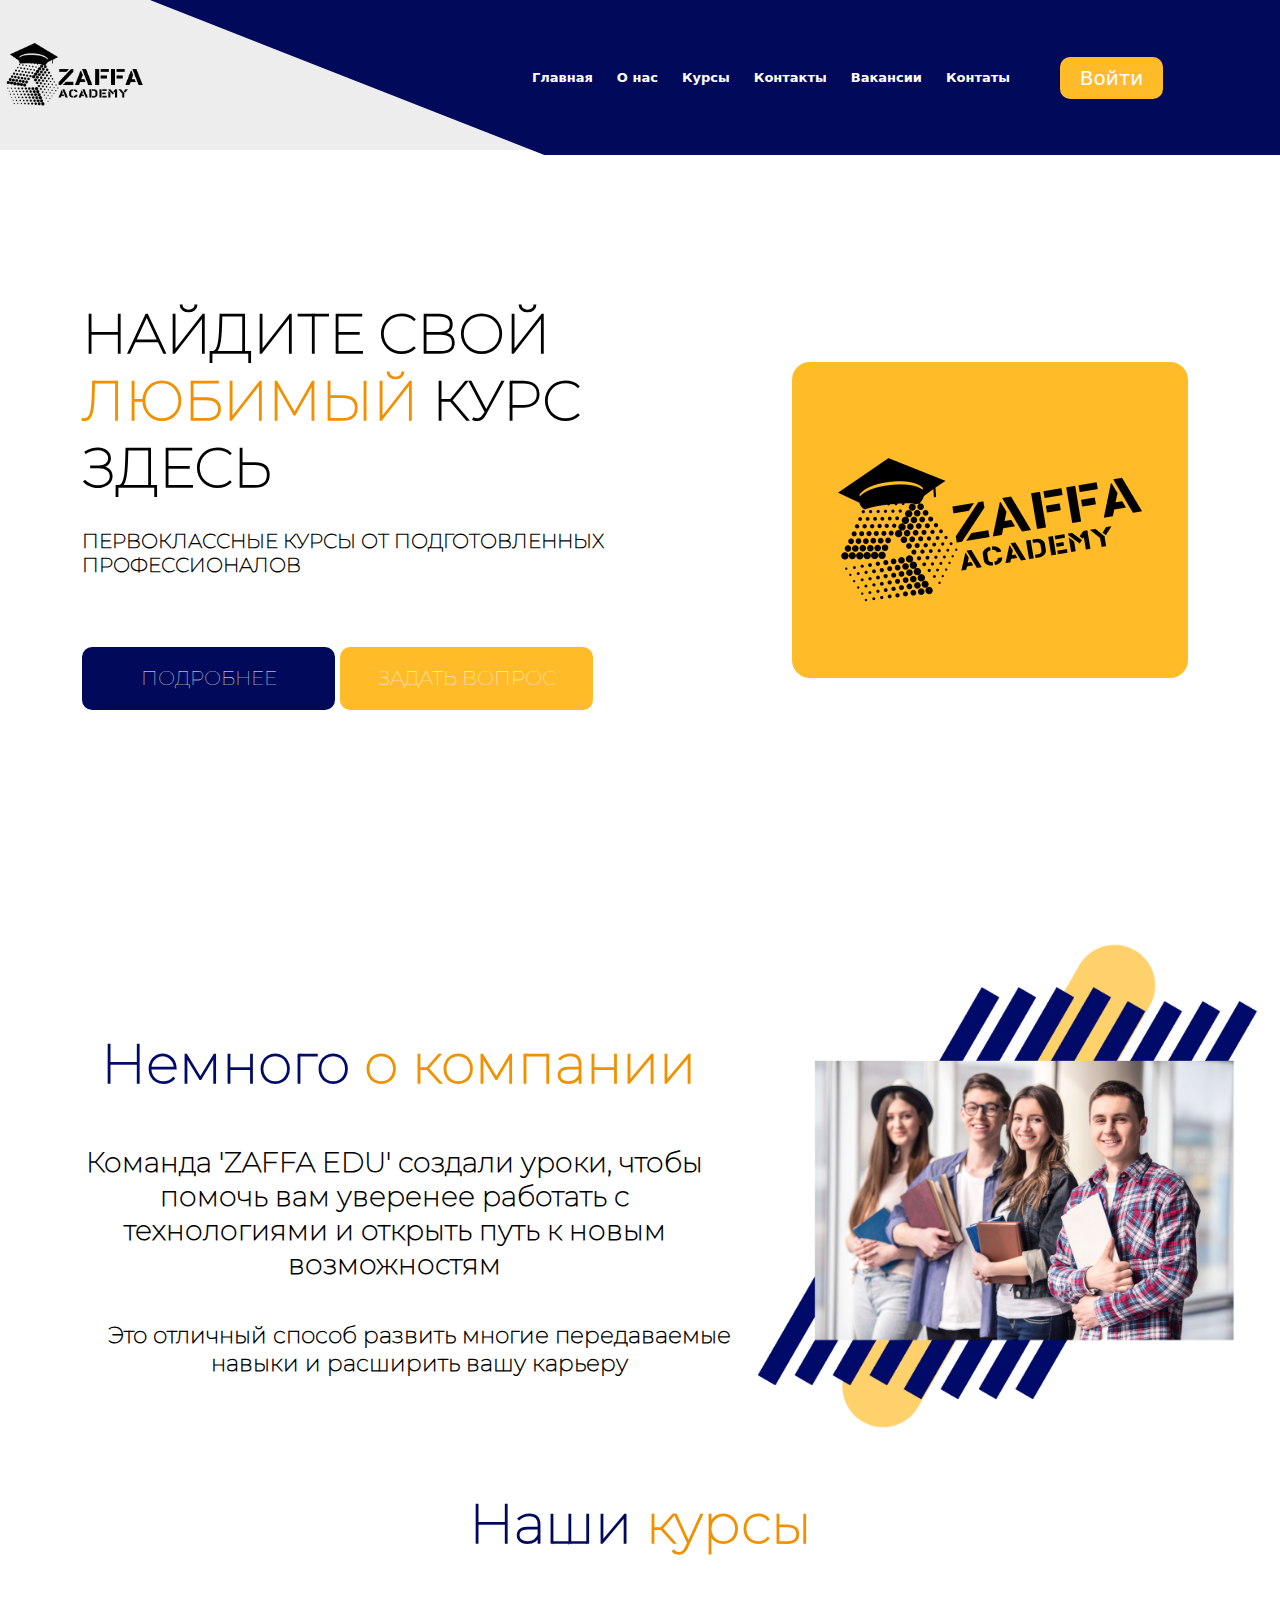
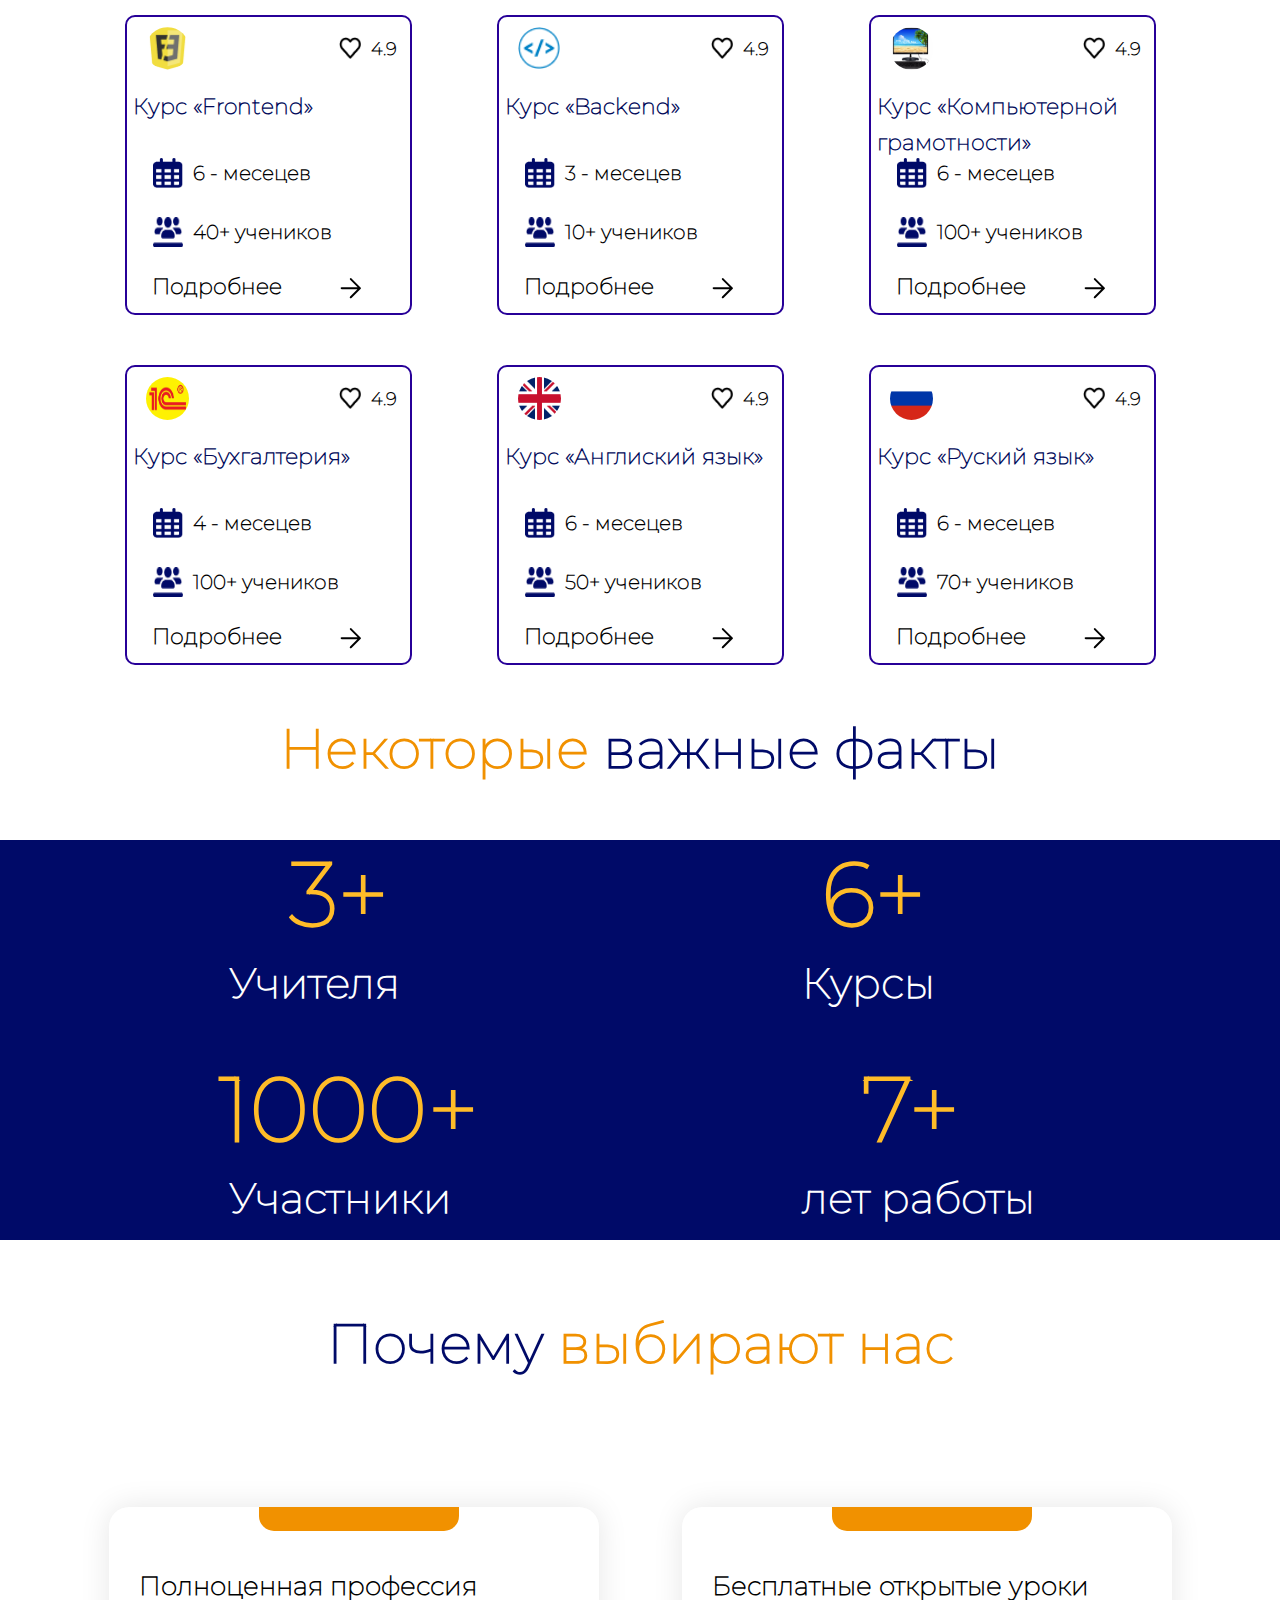
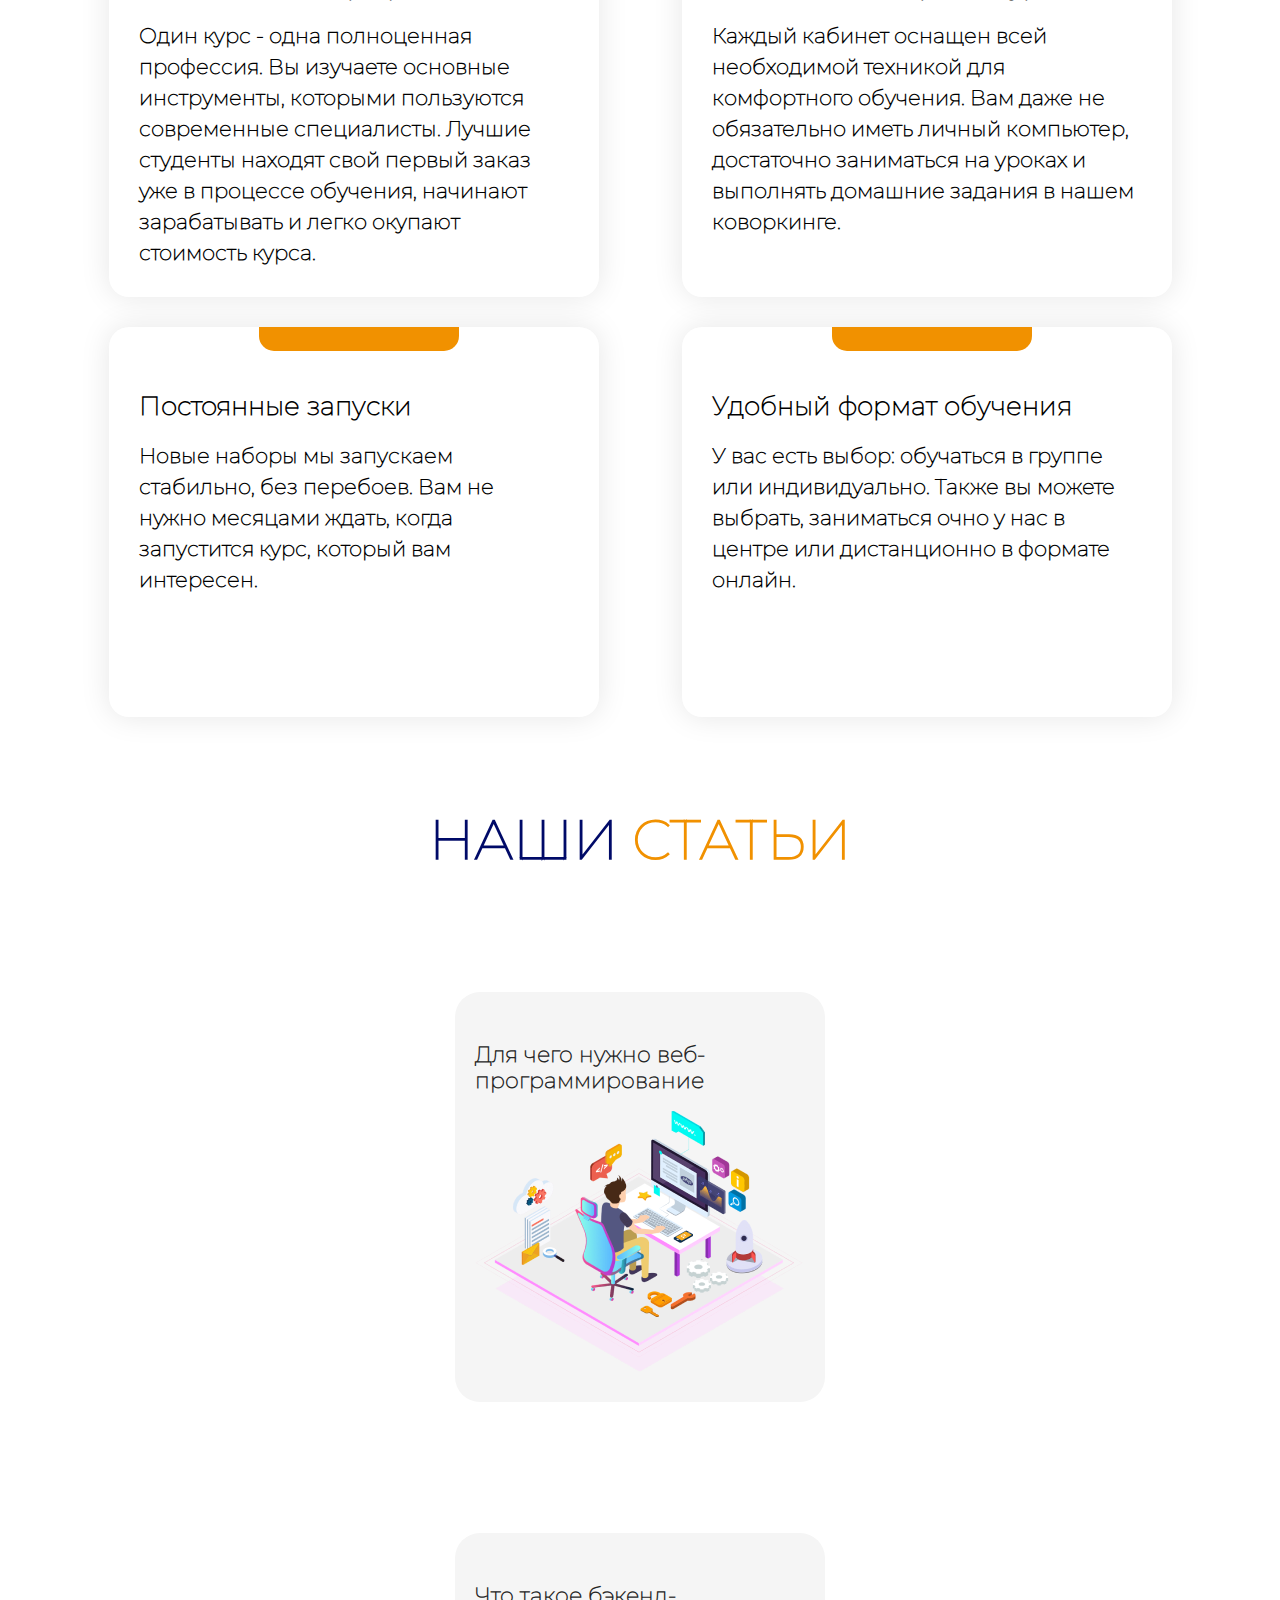
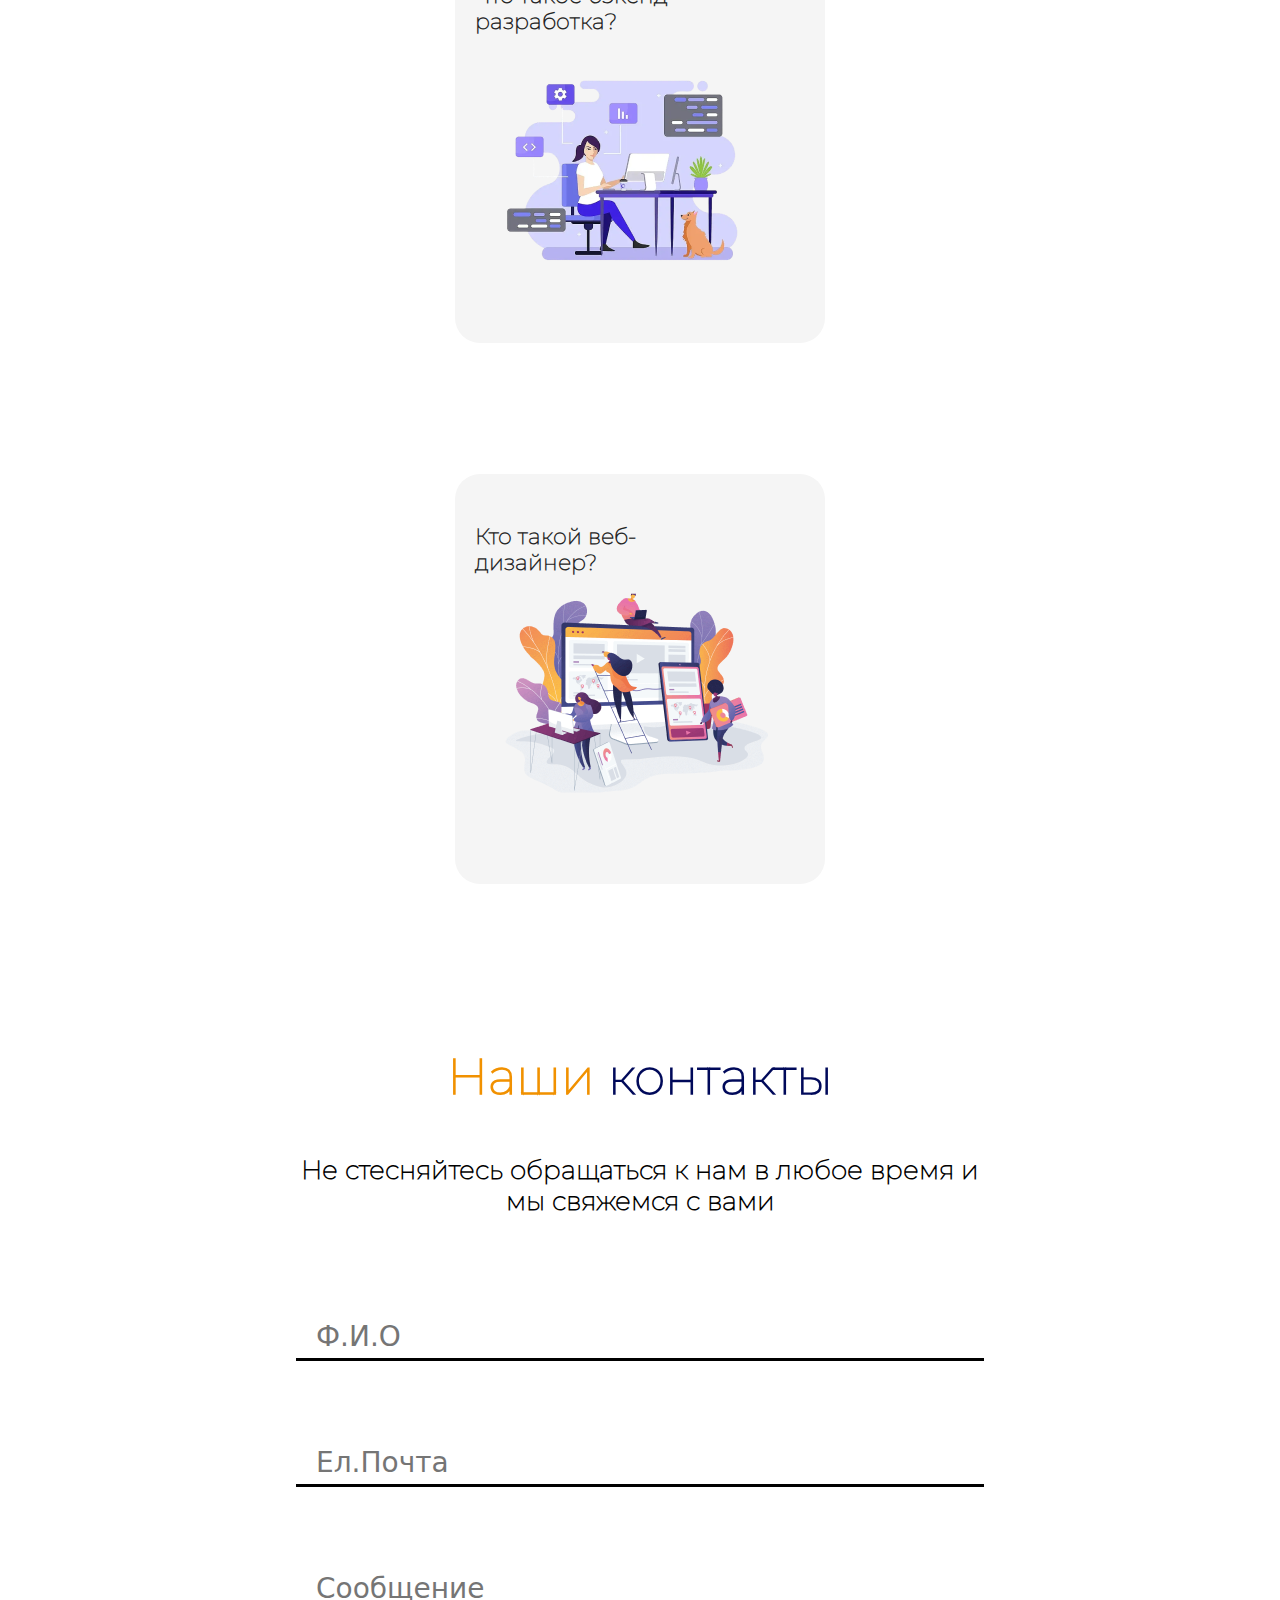
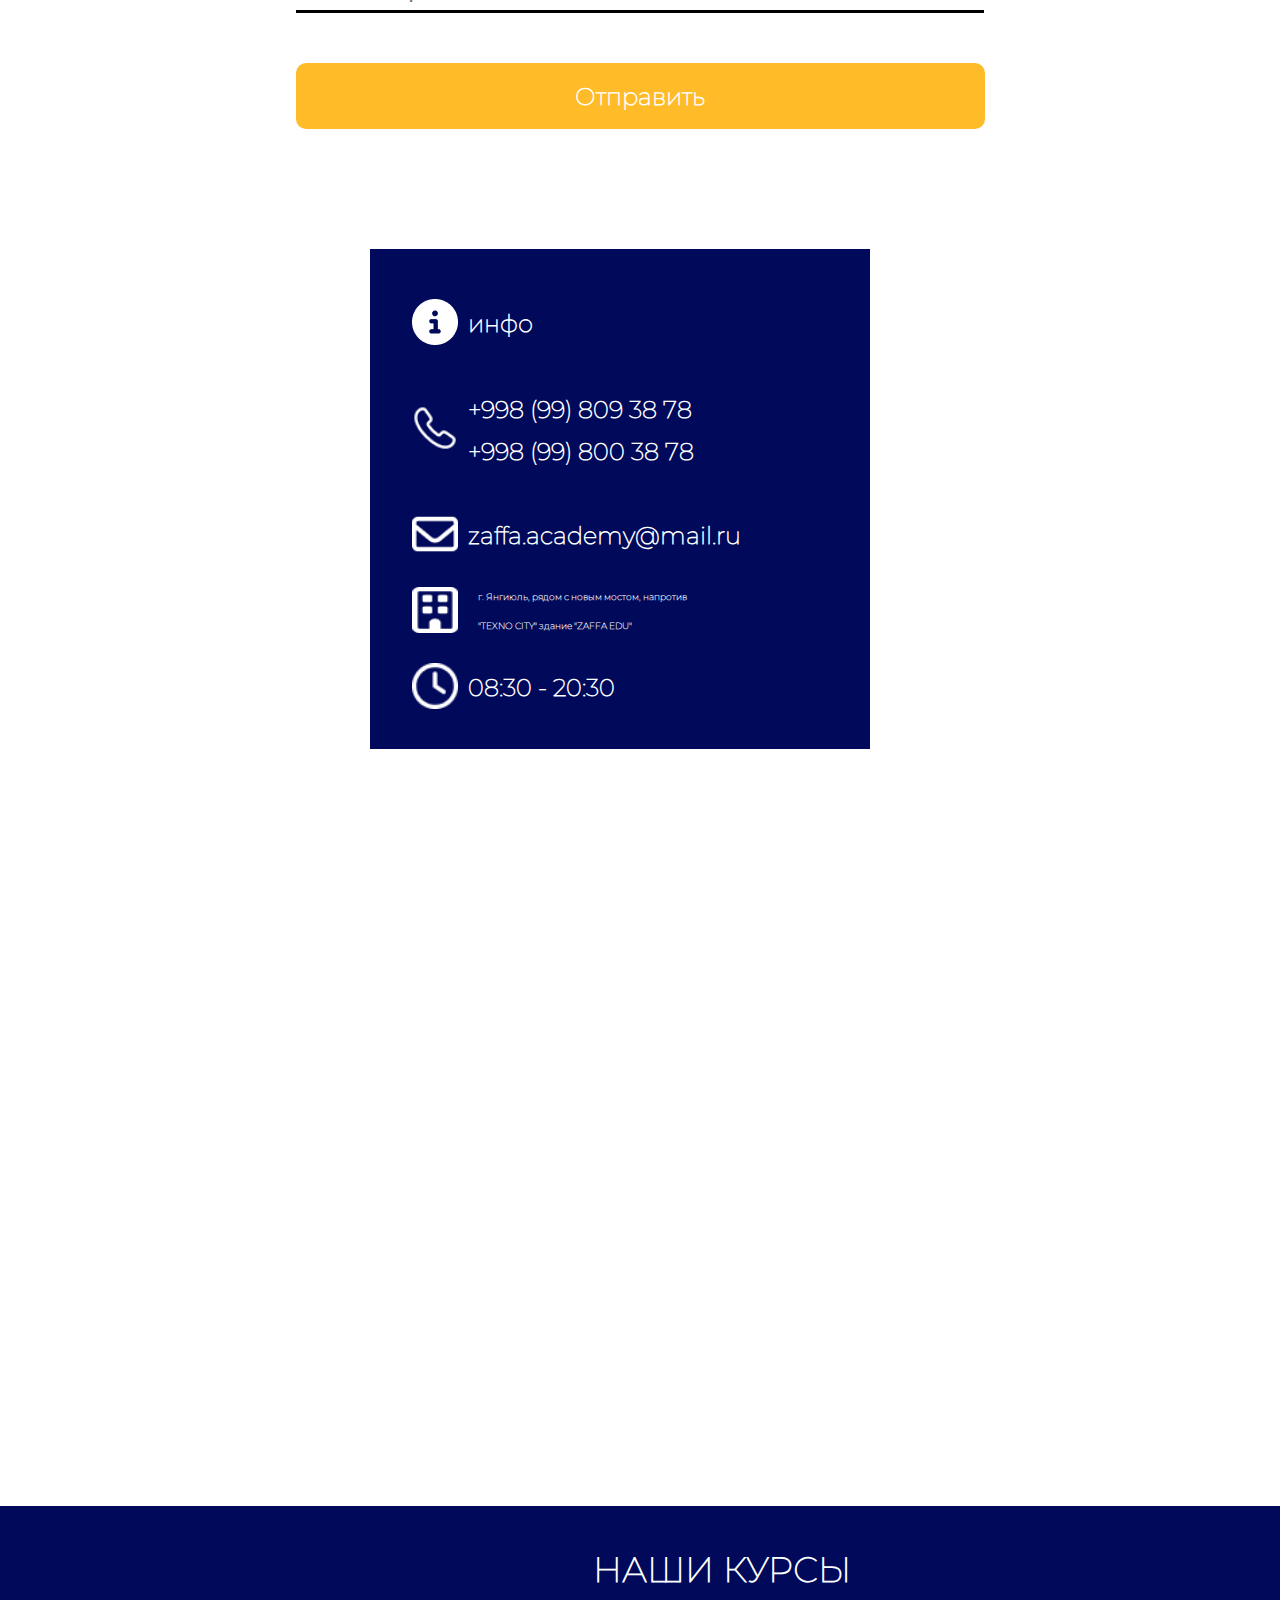
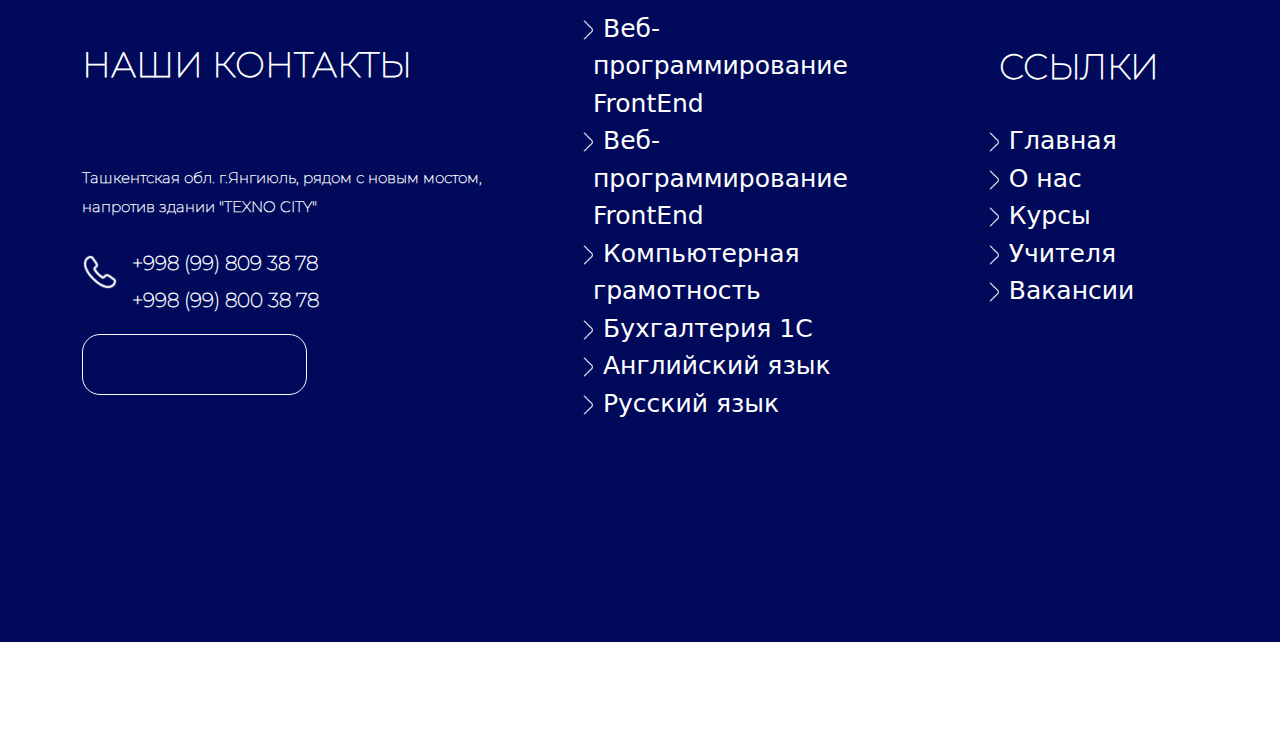
<file: index.html>
<!DOCTYPE html>
<html lang="en">

<head>
    <meta charset="UTF-8">
    <meta name="viewport" content="width=device-width, initial-scale=1.0">
    <title>ZAFFA</title>
    <link rel="stylesheet" href="./css/style.css">
    <link rel="icon" href="./img/ZAFFA Logo Icon.png" type="x-icon">
    <link rel="stylesheet" href="./css/bootstrap.css">
</head>

<body>
    <!-- Header - START -->
    <header>
        <nav class="d-flex justify-content-between align-items-center">
            <img src="./img/ZAFFA Logo.png" alt="Logo">

            <div class="header__nav-block">
                <div class="header__nav-bg">
                    <div class="header__bg-bg"></div>
                </div>

                <div class="header__bg">
                    <ul class="d-flex gap-4">
                        <li><a href="#" class="text-decoration-none">Главная</a></li>
                        <li><a href="#" class="text-decoration-none">О нас</a></li>
                        <li><a href="#" class="text-decoration-none">Курсы</a></li>
                        <li><a href="#" class="text-decoration-none">Контакты</a></li>
                        <li><a href="#" class="text-decoration-none">Вакансии</a></li>
                        <li><a href="#" class="text-decoration-none">Контаты</a></li>
                    </ul>

                    <button>Войти</button>
                </div>
            </div>
        </nav>
    </header>
    <!-- Header - END -->

    <!-- Main - START -->
    <main class="mt-5">
        <section class="main__content d-flex flex-column container">
            <h1>
                НАЙДИТЕ СВОЙ <span>ЛЮБИМЫЙ</span> КУРС ЗДЕСЬ
            </h1>

            <p>
                ПЕРВОКЛАССНЫЕ КУРСЫ ОТ ПОДГОТОВЛЕННЫХ
                ПРОФЕССИОНАЛОВ
            </p>

            <div class="main__btns">
                <button>ПОДРОБНЕЕ</button>
                <button>ЗАДАТЬ ВОПРОС</button>
            </div>
        </section>

        <section class="zaffa-logo container">
            <img src="./img/Logo.png" alt="Logo">
        </section>

        <section class="people container">
            <div class="people__content d-flex flex-column">
                <h1>
                    Немного <span>о компании</span>
                </h1>

                <h2>
                    Команда 'ZAFFA EDU' создали уроки,
                    чтобы помочь вам уверенее работать
                    с технологиями и открыть путь к новым
                    возможностям
                </h2>

                <h3>
                    Это отличный способ развить многие передаваемые
                    навыки и расширить вашу карьеру
                </h3>
            </div>

            <div class="people__block">
                <img src="./img/People.png" alt="People">
            </div>
        </section>

        <section class="mt-5 course container">
            <div class="course__title">
                <h2 class="text-center">
                    Наши <span>курсы</span>
                </h2>
            </div>

            <div class="course__content">
                <!-- 1 - Block -->
                <div class="course__info d-flex justify-content-around">
                    <div class="course__info-info d-flex justify-content-between align-items-center">
                        <img src="./img/Frontend.png" alt="Frontend" class="course__info-bg"><img src="./img/Like.png"
                            alt="Like" class="course__info-icon">
                        <p>4.9</p>
                    </div>

                    <h2>
                        Курс «Frontend»
                    </h2>

                    <div class="course__block">
                        <img src="./img/Calendar.png" alt="Calendar">
                        <p>6 - месецев</p>
                    </div>

                    <div class="course__block">
                        <img src="./img/User.png" alt="User">
                        <p>40+ учеников</p>
                    </div>

                    <div class="d-flex justify-content-between align-items-center">
                        <button>Подробнee</button>
                        <img src="./img/arrow-right.png" alt="arrow-right" class="btn__img">
                    </div>
                </div>
                <!-- 1 - Block -->

                <!-- 2 - Block -->
                <div class="course__info d-flex justify-content-around">
                    <div class="course__info-info d-flex justify-content-between align-items-center">
                        <img src="./img/Backend.png" alt="Backend" class="course__info-bg"><img src="./img/Like.png"
                            alt="Like" class="course__info-icon">
                        <p>4.9</p>
                    </div>

                    <h2>
                        Курс «Backend»
                    </h2>

                    <div class="course__block">
                        <img src="./img/Calendar.png" alt="Calendar">
                        <p>3 - месецев</p>
                    </div>

                    <div class="course__block">
                        <img src="./img/User.png" alt="User">
                        <p>10+ учеников</p>
                    </div>

                    <div class="d-flex justify-content-between align-items-center">
                        <button>Подробнee</button>
                        <img src="./img/arrow-right.png" alt="arrow-right" class="btn__img">
                    </div>
                </div>
                <!-- 2 - Block -->

                <!-- 3 - Block -->
                <div class="course__info d-flex justify-content-around">
                    <div class="course__info-info d-flex justify-content-between align-items-center">
                        <img src="./img/Computer.jpg" alt="Computer" class="course__info-bg"><img src="./img/Like.png"
                            alt="Like" class="course__info-icon">
                        <p>4.9</p>
                    </div>

                    <h2>
                        Курс «Компьютерной
                        грамотности»
                    </h2>

                    <div class="course__block">
                        <img src="./img/Calendar.png" alt="Calendar">
                        <p>6 - месецев</p>
                    </div>

                    <div class="course__block">
                        <img src="./img/User.png" alt="User">
                        <p>100+ учеников</p>
                    </div>

                    <div class="d-flex justify-content-between align-items-center">
                        <button>Подробнee</button>
                        <img src="./img/arrow-right.png" alt="arrow-right" class="btn__img">
                    </div>
                </div>
                <!-- 3 - Block -->

                <!-- 4 - Block -->
                <div class="course__info d-flex justify-content-around">
                    <div class="course__info-info d-flex justify-content-between align-items-center">
                        <img src="./img/Accounting.jpg" alt="Accounting" class="course__info-bg"><img
                            src="./img/Like.png" alt="Like" class="course__info-icon">
                        <p>4.9</p>
                    </div>

                    <h2>
                        Курс «Бухгалтерия»
                    </h2>

                    <div class="course__block">
                        <img src="./img/Calendar.png" alt="Calendar">
                        <p>4 - месецев</p>
                    </div>

                    <div class="course__block">
                        <img src="./img/User.png" alt="User">
                        <p>100+ учеников</p>
                    </div>

                    <div class="d-flex justify-content-between align-items-center">
                        <button>Подробнee</button>
                        <img src="./img/arrow-right.png" alt="arrow-right" class="btn__img">
                    </div>
                </div>
                <!-- 4 - Block -->

                <!-- 5 - Block -->
                <div class="course__info d-flex justify-content-around">
                    <div class="course__info-info d-flex justify-content-between align-items-center">
                        <img src="./img/English.jpg" alt="English" class="course__info-bg"><img src="./img/Like.png"
                            alt="Like" class="course__info-icon">
                        <p>4.9</p>
                    </div>

                    <h2>
                        Курс «Англиский язык»
                    </h2>

                    <div class="course__block">
                        <img src="./img/Calendar.png" alt="Calendar">
                        <p>6 - месецев</p>
                    </div>

                    <div class="course__block">
                        <img src="./img/User.png" alt="User">
                        <p>50+ учеников</p>
                    </div>

                    <div class="d-flex justify-content-between align-items-center">
                        <button>Подробнee</button>
                        <img src="./img/arrow-right.png" alt="arrow-right" class="btn__img">
                    </div>
                </div>
                <!-- 5 - Block -->

                <!-- 6 - Block -->
                <div class="course__info d-flex justify-content-around">
                    <div class="course__info-info d-flex justify-content-between align-items-center">
                        <img src="./img/Russion.png" alt="Russion" class="course__info-bg"><img src="./img/Like.png"
                            alt="Like" class="course__info-icon">
                        <p>4.9</p>
                    </div>

                    <h2>
                        Курс «Руский язык»
                    </h2>

                    <div class="course__block">
                        <img src="./img/Calendar.png" alt="Calendar">
                        <p>6 - месецев</p>
                    </div>

                    <div class="course__block">
                        <img src="./img/User.png" alt="User">
                        <p>70+ учеников</p>
                    </div>

                    <div class="d-flex justify-content-between align-items-center">
                        <button>Подробнee</button>
                        <img src="./img/arrow-right.png" alt="arrow-right" class="btn__img">
                    </div>
                </div>
                <!-- 6 - Block -->
            </div>
        </section>

        <section class="text__title container">
            <h2>
                Некоторые <span>важные факты</span>
            </h2>
        </section>

        <section class="number">
            <div class="numbers container">
                <!-- 1 - Block -->
                <div class="number__content container">
                    <h2>
                        3+
                    </h2>

                    <p>
                        Учителя
                    </p>
                </div>
                <!-- 1 - Block -->

                <!-- 2 - Block -->
                <div class="number__content container">
                    <h2 class="number__title-1">
                        6+
                    </h2>

                    <p>
                        Курсы
                    </p>
                </div>
                <!-- 2 - Block -->

                <!-- 3 - Block -->
                <div class="number__content container">
                    <h2 class="number__title-2">
                        1000+
                    </h2>

                    <p>
                        Участники
                    </p>
                </div>
                <!-- 3 - Block -->

                <!-- 4 - Block -->
                <div class="number__content container">
                    <h2>
                        7+
                    </h2>

                    <p>
                        лет работы
                    </p>
                </div>
                <!-- 4 - Block -->
            </div>
        </section>

        <section class="info container">
            <div class="info__title">
                <h2>
                    Почему <span>выбирают нас</span>
                </h2>
            </div>

            <div class="info__info">
                <!-- 1 - Block -->
                <div class="info__content d-flex flex-column">
                    <div class="info__bg">
                        <input type="text">
                    </div>

                    <div class="info__block">
                        <h2>
                            <b>Полноценная профессия</b>
                        </h2>

                        <p>
                            Один курс - одна полноценная профессия. Вы изучаете основные инструменты, которыми
                            пользуются современные специалисты. Лучшие студенты находят свой первый заказ уже в процессе
                            обучения, начинают зарабатывать и легко окупают стоимость курса.
                        </p>
                    </div>
                </div>
                <!-- 1 - Block -->

                <!-- 2 - Block -->
                <div class="info__content d-flex flex-column">
                    <div class="info__bg">
                        <input type="text">
                    </div>

                    <div class="info__block">
                        <h2>
                            <b>Бесплатные открытые уроки</b>
                        </h2>

                        <p>
                            Каждый кабинет оснащен всей необходимой техникой для комфортного обучения. Вам даже не
                            обязательно иметь личный компьютер, достаточно заниматься на уроках и выполнять домашние
                            задания в нашем коворкинге.
                        </p>
                    </div>
                </div>
                <!-- 2 - Block -->

                <!-- 3 - Block -->
                <div class="info__content d-flex flex-column">
                    <div class="info__bg">
                        <input type="text">
                    </div>

                    <div class="info__block">
                        <h2>
                            <b>Постоянные запуски</b>
                        </h2>

                        <p>
                            Новые наборы мы запускаем стабильно, без перебоев. Вам не нужно месяцами ждать, когда
                            запустится курс, который вам интересен.
                        </p>
                    </div>
                </div>
                <!-- 3 - Block -->

                <!-- 4 - Block -->
                <div class="info__content d-flex flex-column">
                    <div class="info__bg">
                        <input type="text">
                    </div>

                    <div class="info__block">
                        <h2>
                            <b>Удобный формат
                                обучения</b>
                        </h2>

                        <p>
                            У вас есть выбор: обучаться в группе или индивидуально. Также вы можете выбрать, заниматься
                            очно у нас в центре или дистанционно в формате онлайн.
                        </p>
                    </div>
                </div>
                <!-- 4 - Block -->
            </div>
            </div>
        </section>

        <section class="web container">
            <div class="web__title d-flex justify-content-center align-items-center">
                <h2 class="text-center">
                    НАШИ <span>СТАТЬИ</span>
                </h2>
            </div>

            <div class="web__content">
                <!-- 1 - Block -->
                <div class="web__info">
                    <p>
                        Для чего нужно
                        веб-программирование
                    </p>

                    <img src="./img/Web Frontend.png" alt="Frontend">
                </div>
                <!-- 1 - Block -->

                <!-- 2 - Block -->
                <div class="web__info">
                    <p>
                        Что такое бэкенд-разработка?
                    </p>

                    <img src="./img/Web Backend.png" alt="Backend">
                </div>
                <!-- 2 - Block -->

                <!-- 3 - Block -->
                <div class="web__info">
                    <p>
                        Кто такой
                        веб-дизайнер?
                    </p>

                    <img src="./img/Web Designer.png" alt="Designer">
                </div>
                <!-- 3 - Block -->
            </div>
        </section>

        <section class="contacts">
            <form>
                <div class="contacts__content container">
                    <h2>
                        <b>Наши <span>контакты</span></b>
                    </h2>

                    <p>
                        Не стесняйтесь обращаться к нам в любое время и мы свяжемся с вами
                    </p>

                    <!-- 1 - Block -->
                    <div class="contacts__info">
                        <input type="text" placeholder="Ф.И.О" aria-label="Ф.И.О">
                    </div>
                    <!-- 1 - Block -->

                    <!-- 2 - Block -->
                    <div class="contacts__info">
                        <input type="text" placeholder="Ел.Почта" aria-label="Ел.Почта">
                    </div>
                    <!-- 2 - Block -->

                    <!-- 3 - Block -->
                    <div class="contacts__info">
                        <input type="text" placeholder="Сообщение" aria-label="Сообщение">
                    </div>
                    <!-- 3 - Block -->

                    <button type="submit">Отправить</button>
                </div>

                <div class="contacts__block container">
                    <div class="contact">
                        <!-- 1 - Block -->
                        <div class="contacts__blocks d-flex">
                            <img src="./img/Info.png" alt="Info">
                            <p>инфо</p>
                        </div>
                        <!-- 1 - Block -->

                        <!-- 2 - Block -->
                        <div class="contacts__blocks d-flex">
                            <img src="./img/Telephone.png" alt="Telephone">
                            <div class="d-flex flex-column">
                                <p>
                                    <a href="tel:+998 (99) 809 38 78">+998 (99) 809 38 78</a>
                                <p>
                                    <a href="te:+998 (99) 800 38 78">+998 (99) 800 38 78</a>
                                </p>
                                </p>
                            </div>
                        </div>
                        <!-- 2 - Block -->

                        <!-- 3 - Block -->
                        <div class="contacts__blocks d-flex">
                            <img src="./img/Email.png" alt="Email">
                            <p>zaffa.academy@mail.ru</p>
                        </div>
                        <!-- 3 - Block -->

                        <!-- 4 - Block -->
                        <div class="contacts__blocks d-flex">
                            <img src="./img/Building.png" alt="Building">
                            <p>г. Янгиюль, рядом с новым мостом, напротив "TEXNO CITY" здание "ZAFFA EDU"</p>
                        </div>
                        <!-- 4 - Block -->

                        <!-- 5 - Block -->
                        <div class="contacts__blocks d-flex">
                            <img src="./img/Clock.png" alt="Clock">
                            <p>08:30 - 20:30</p>
                        </div>
                        <!-- 5 - Block -->
                    </div>
                </div>
            </form>
        </section>

        <section class="map container">
            <div class="map__content container">
                <iframe
                    src="https://www.google.com/maps/embed?pb=!1m18!1m12!1m3!1d3005.9105599578324!2d69.0529240113304!3d41.11464437121628!2m3!1f0!2f0!3f0!3m2!1i1024!2i768!4f13.1!3m3!1m2!1s0x38ae7b816d3f999b%3A0x2a7955e62e0d4137!2sZAFFA%20ACADEMY!5e0!3m2!1sru!2s!4v1723030162559!5m2!1sru!2s"
                    width="600" height="450" style="border:0;" allowfullscreen="" loading="lazy"
                    referrerpolicy="no-referrer-when-downgrade"></iframe>
            </div>
        </section>
    </main>
    <!-- Main - END -->
    
    <!-- Footer - START -->
    <footer>
        <section class="footer__nav container">
            <div class="footer__content d-flex flex-column">
                <h2>
                    НАШИ КОНТАКТЫ
                </h2>

                <p>
                    <a href="https://www.google.com/maps/place/Zaffa+Edu+Center+%D0%A3%D0%A7%D0%95%D0%91%D0%9D%D0%AB%D0%99+%D0%A6%D0%95%D0%9D%D0%A2%D0%A0/@39.3325484,48.7063935,4z/data=!4m7!3m6!1s0x38ae7b816d3f999b:0x2a7955e62e0d4137!8m2!3d41.1147356!4d69.0555142!15sCgV6YWZmYZIBD3RyYWluaW5nX2NlbnRlcuABAA!16s%2Fg%2F11jyll62qv?entry=tts&shorturl=1"><i class="fa-solid fa-location-dot"></i>Ташкентская обл. г.Янгиюль, рядом с новым мостом, напротив
                    здании "TEXNO CITY"</a>
                </p>

                <div class="footer__block">
                    <img src="./img/Telephone.png" alt="Telephone" width="36" height="36">
                    <p class="footer__link"><a href="tel:+998 (99) 809 38 78">+998 (99) 809 38 78</a></p>
                    <p class="footer__link"><a href="tel:+998 (99) 800 38 78">+998 (99) 800 38 78</a></p>
                </div>

                <button><a href="https://t.me/ZAFFA_ACADEMY"><i class="fa-brands fa-telegram"></i></a><a
                        href="https://www.instagram.com/zaffa.academy?igshid=MmIzYWVlNDQ5Yg%3D%3D"><i
                            class="fa-brands fa-instagram"></i></a><a href="https://www.youtube.com/@ZAFFA_ACADEMY"><i
                            class="fa-brands fa-youtube"></i></a></button>
            </div>

            <div class="footer__content-nav">
                <h2>
                    НАШИ КУРСЫ
                </h2>

                <ul>
                    <li><a href="#"><img src="img/Vector.png" alt="Vector">Веб-программирование FrontEnd</a></li>
                    <li><a href="#"><img src="img/Vector.png" alt="Vector">Веб-программирование FrontEnd</a></li>
                    <li><a href="#"><img src="img/Vector.png" alt="Vector">Компьютерная грамотность</a></li>
                    <li><a href="#"><img src="img/Vector.png" alt="Vector">Бухгалтерия 1С</a></li>
                    <li><a href="#"><img src="img/Vector.png" alt="Vector">Английский язык</a></li>
                    <li><a href="#"><img src="img/Vector.png" alt="Vector">Русский язык</a></li>
                </ul>
            </div>

            <div  class="footer__content-nav">
                <h2 class="footer__nav-link">
                    ССЫЛКИ
                </h2>

                <ul>
                    <li><a href="#"><img src="./img/Vector.png" alt="Vector">Главная</a></li>
                    <li><a href="#"><img src="./img/Vector.png" alt="Vector">О нас</a></li>
                    <li><a href="#"><img src="./img/Vector.png" alt="Vector">Курсы</a></li>
                    <li><a href="#"><img src="./img/Vector.png" alt="Vector">Учителя</a></li>
                    <li><a href="#"><img src="./img/Vector.png" alt="Vector">Вакансии</a></li>
                </ul>
            </div>
        </section>
    </footer>
    <!-- Footer - END -->

    <script src="./js/bootstrap.js"></script>
    <script src="./js/fontawesome.js"></script>
</body>

</html>
</file>
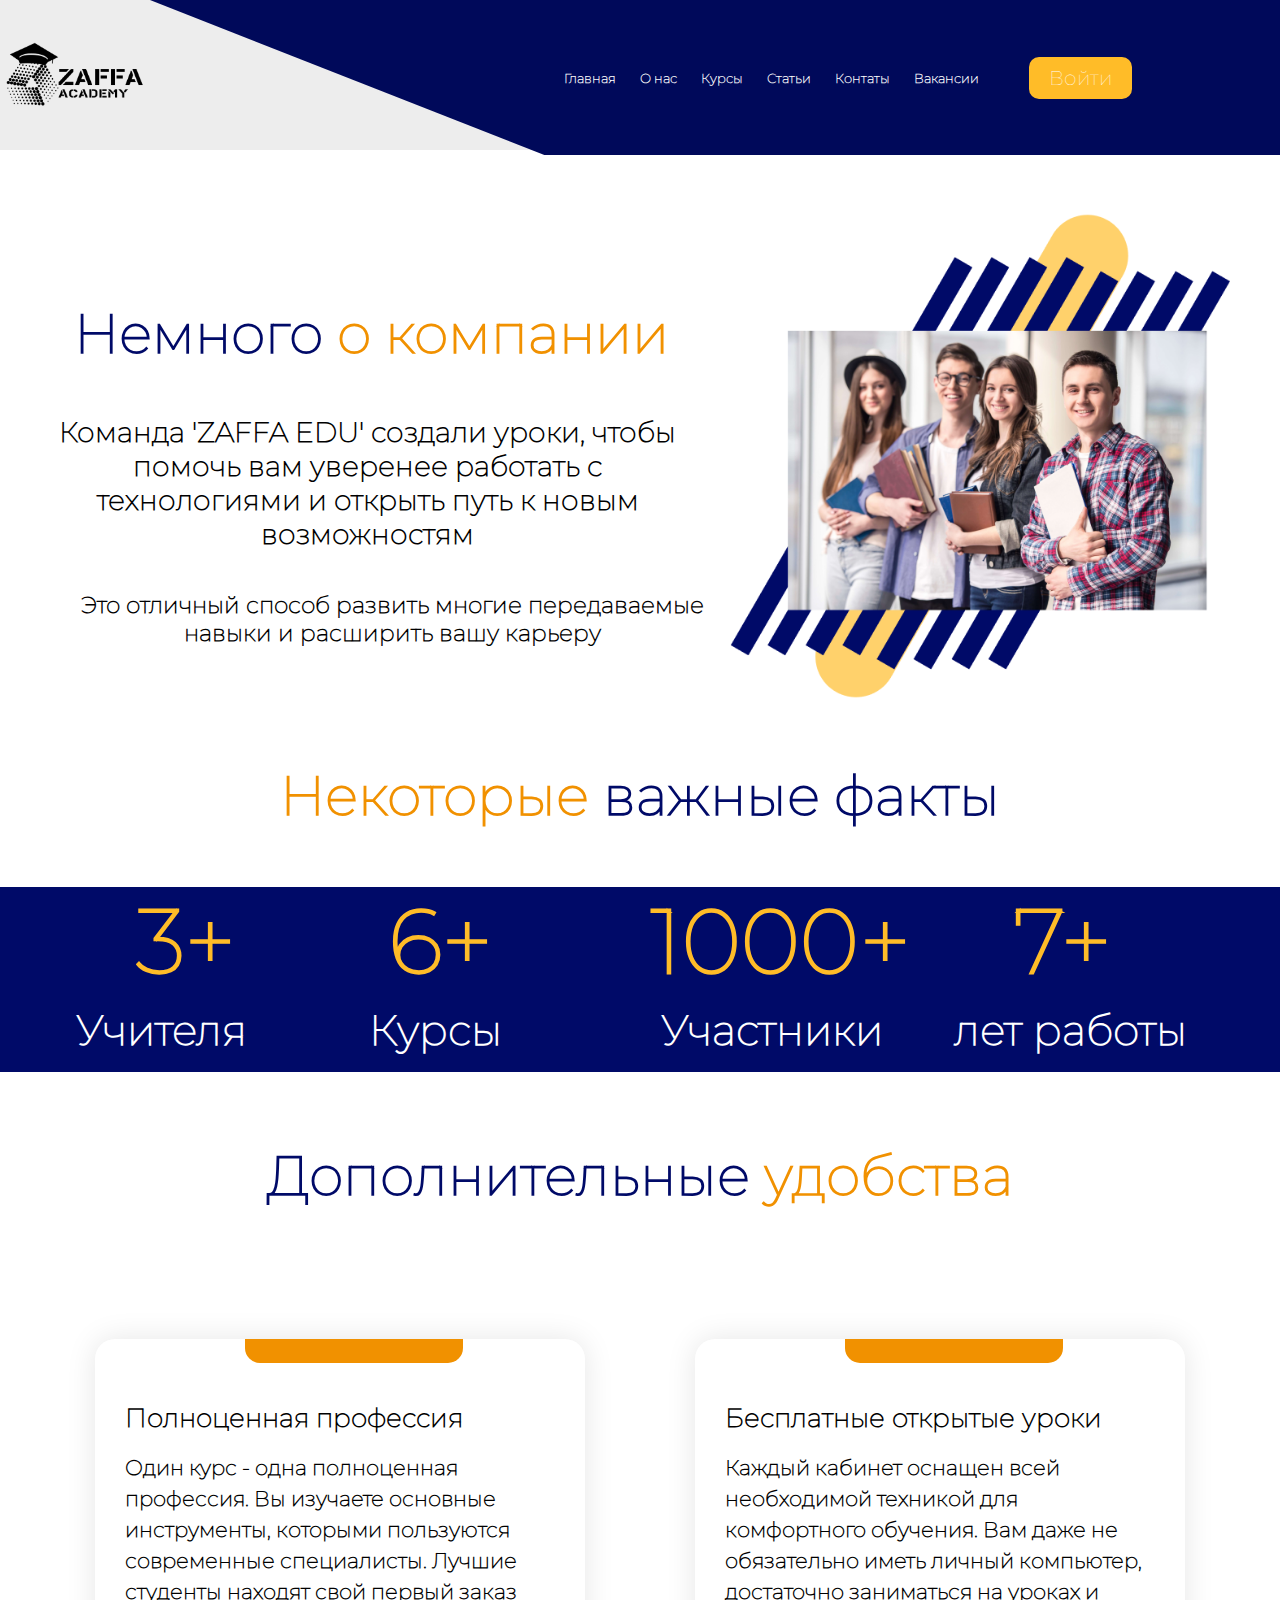
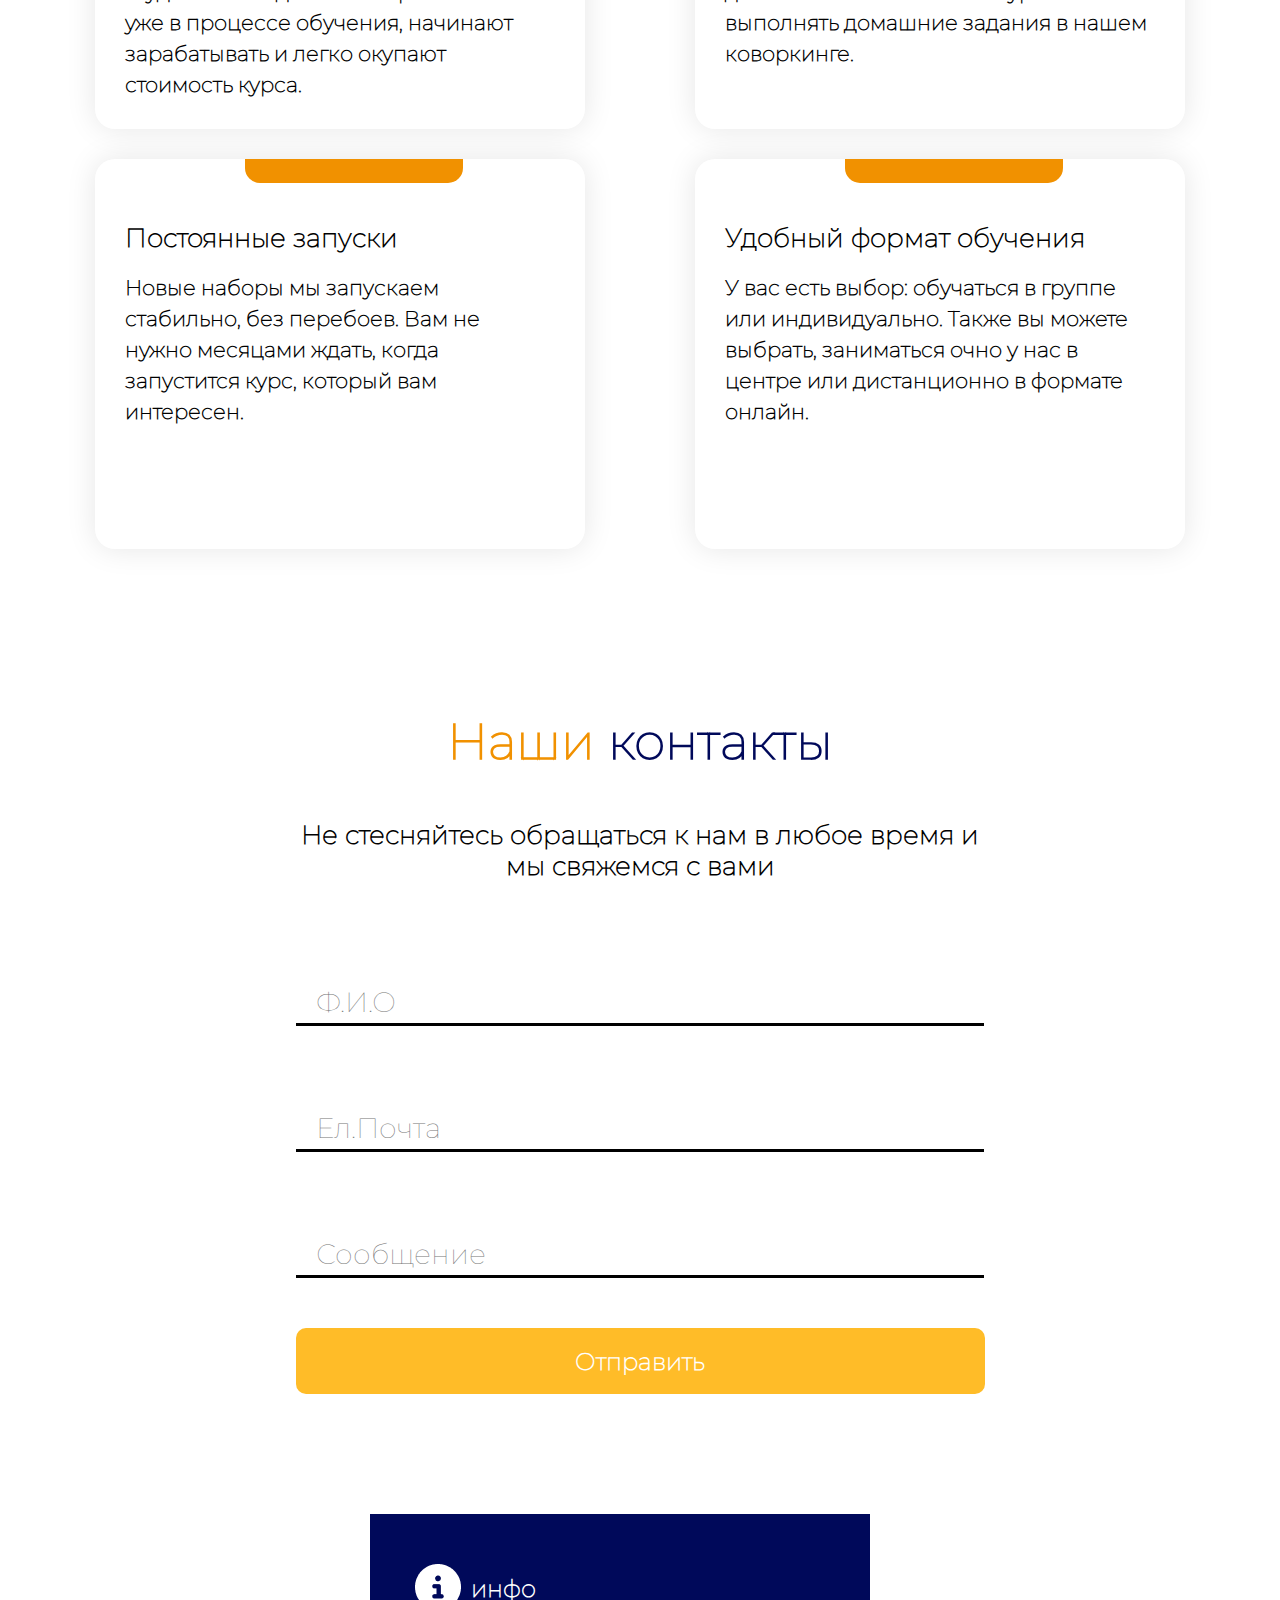
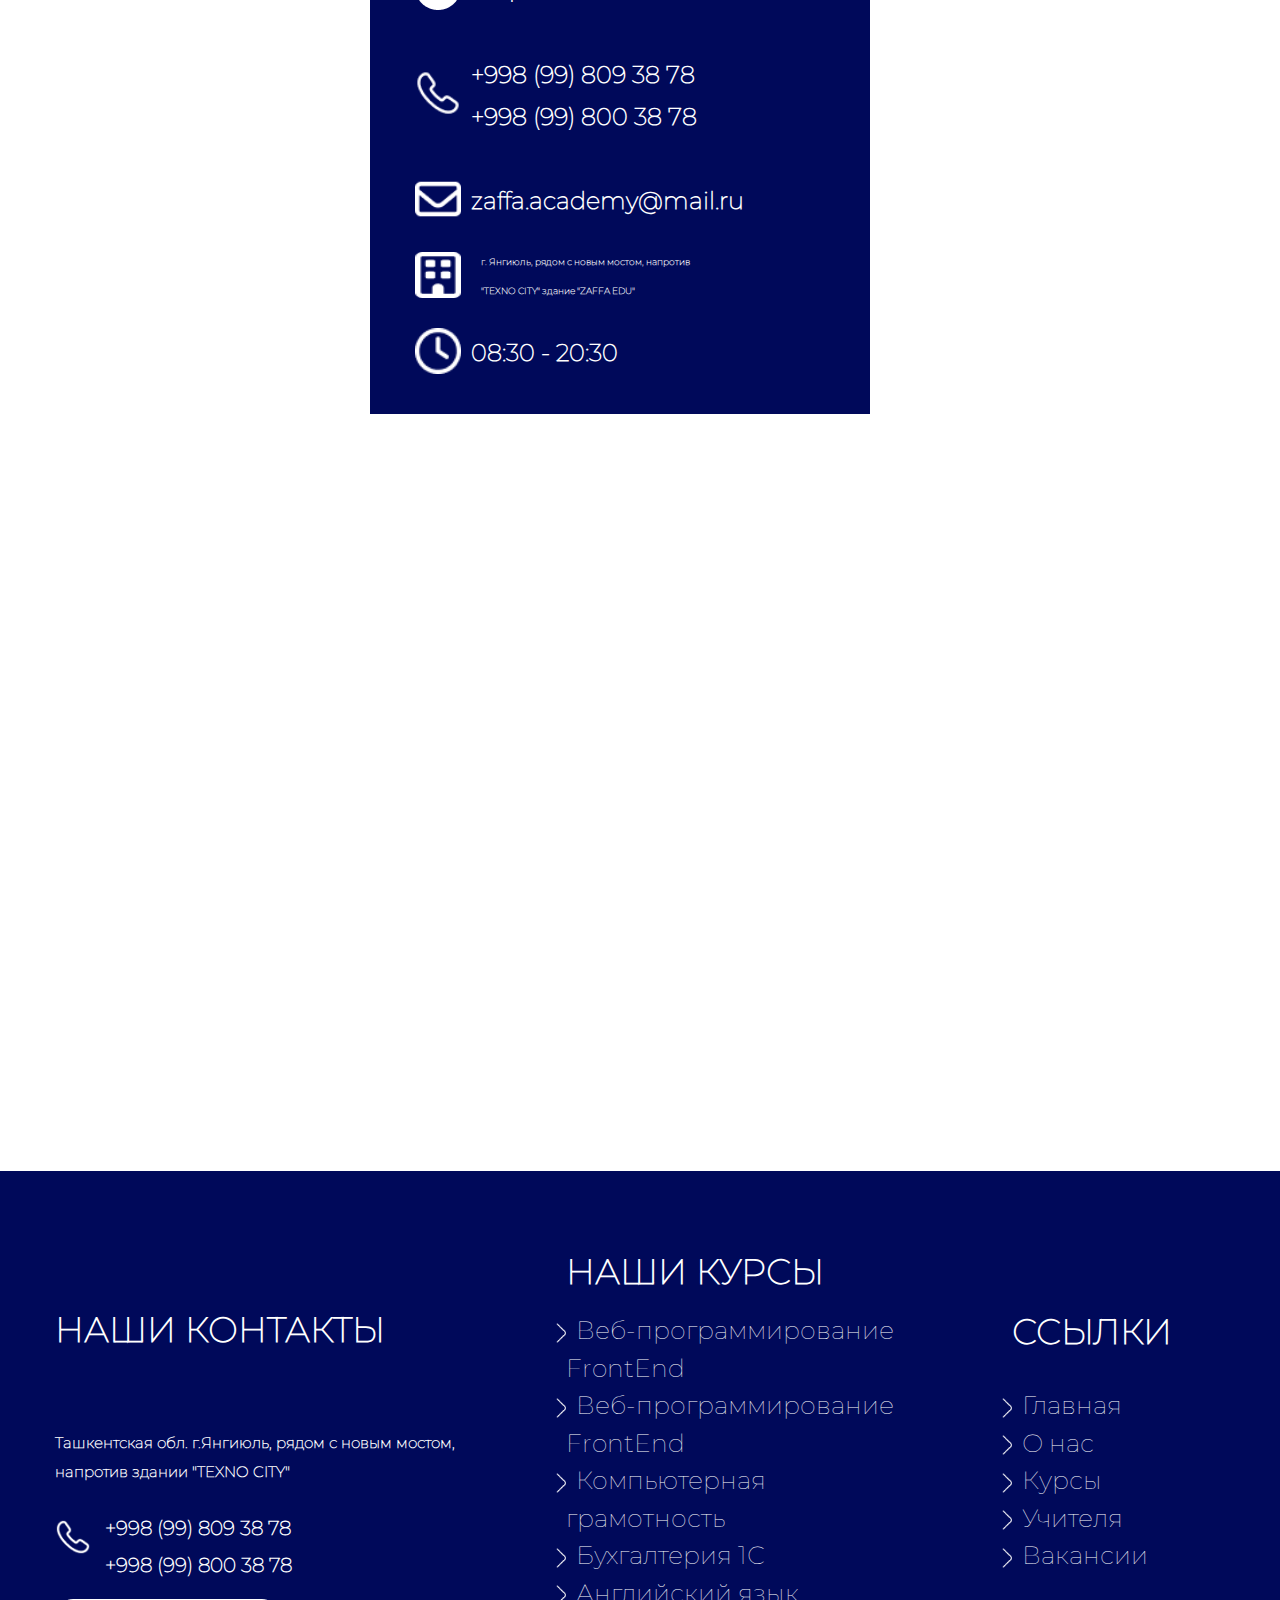
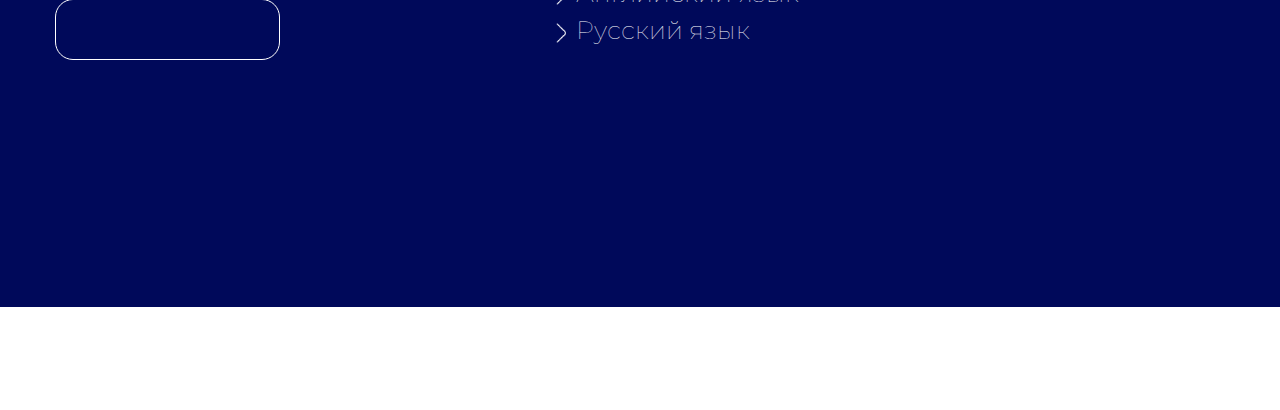
<file: pages/about.html>
<!DOCTYPE html>
<html lang="en">

<!-- Head - START -->

<head>
    <!-- Meta - START -->
    <meta charset="UTF-8">
    <meta name="viewport" content="width=device-width, initial-scale=1.0">
    <!-- Meta - END -->
    <!-- Title - START -->
    <title>ZAFFA</title>
    <!-- Title - END -->
    <!-- Bootstarp - START -->
    <link rel="stylesheet" href="../css/bootstrap.css">
    <!-- Bootstarp - END -->
    <!-- Icon - START -->
    <link rel="icon" href="../img/ZAFFA Logo Icon.png" type="x-icon">
    <!-- Icon - END -->
    <!-- CSS - START -->
    <link rel="stylesheet" href="../css/about.css">
    <!-- CSS - END -->
</head>
<!-- Head - END -->

<!-- Body - START -->

<body>
    <!-- Header - START -->
    <header>
        <!-- Navigation - START  -->
        <nav class="d-flex justify-content-between align-items-center">
            <img src="../img/ZAFFA Logo.png" alt="Logo">
            <div class="header__nav-block">
                <div class="header__nav-bg">
                    <div class="header__bg-bg"></div>
                </div>

                <div class="header__bg">
                    <ul class="d-flex gap-4">
                        <li><a href="../index.html" class="text-decoration-none">Главная</a></li>
                        <li><a href="../pages/about.html" class="text-decoration-none">О нас</a></li>
                        <li><a href="../pages/course.html" class="text-decoration-none">Курсы</a></li>
                        <li><a href="../pages/articles.html" class="text-decoration-none">Статьи</a></li>
                        <li><a href="../pages/contacts.html" class="text-decoration-none">Контаты</a></li>
                        <li><a href="../pages/work.html" class="text-decoration-none">Вакансии</a></li>
                    </ul>

                    <button>Войти</button>
                </div>
            </div>
        </nav>
        <!-- Navigation - END  -->
    </header>
    <!-- Header - END -->

    <!-- Main - START -->
    <main class="mt-5">
        <!-- People - START -->
        <section class="people container">
            <div class="people__content d-flex flex-column">
                <h1>
                    Немного <span>о компании</span>
                </h1>

                <h2>
                    Команда 'ZAFFA EDU' создали уроки,
                    чтобы помочь вам уверенее работать
                    с технологиями и открыть путь к новым
                    возможностям
                </h2>

                <h3>
                    Это отличный способ развить многие передаваемые
                    навыки и расширить вашу карьеру
                </h3>
            </div>

            <div class="people__block">
                <img src="../img/People.png" alt="People">
            </div>
        </section>
        <!-- People - END -->

        <!-- Text - START -->
        <section class="text__title container">
            <h2>
                Некоторые <span>важные факты</span>
            </h2>
        </section>
        <!-- Text - END -->

        <!-- Number - START -->
        <section class="number">
            <div class="numbers container">
                <!-- 1 - Block -->
                <div class="number__content container">
                    <h2>
                        3+
                    </h2>

                    <p>
                        Учителя
                    </p>
                </div>
                <!-- 1 - Block -->

                <!-- 2 - Block -->
                <div class="number__content container">
                    <h2 class="number__title-1">
                        6+
                    </h2>

                    <p>
                        Курсы
                    </p>
                </div>
                <!-- 2 - Block -->

                <!-- 3 - Block -->
                <div class="number__content container">
                    <h2 class="number__title-2">
                        1000+
                    </h2>

                    <p>
                        Участники
                    </p>
                </div>
                <!-- 3 - Block -->

                <!-- 4 - Block -->
                <div class="number__content container">
                    <h2>
                        7+
                    </h2>

                    <p>
                        лет работы
                    </p>
                </div>
                <!-- 4 - Block -->
            </div>
        </section>
        <!-- Number - END -->

        <!-- Info - START -->
        <section class="info container">
            <div class="info__title">
                <h2>
                    Дополнительные <span> удобства</span>
                </h2>
            </div>

            <div class="info__info">
                <!-- 1 - Block -->
                <div class="info__content d-flex flex-column">
                    <div class="info__bg">
                        <input type="text">
                    </div>

                    <div class="info__block">
                        <h2>
                            <b>Полноценная профессия</b>
                        </h2>

                        <p>
                            Один курс - одна полноценная профессия. Вы изучаете основные инструменты, которыми
                            пользуются современные специалисты. Лучшие студенты находят свой первый заказ уже в процессе
                            обучения, начинают зарабатывать и легко окупают стоимость курса.
                        </p>
                    </div>
                </div>
                <!-- 1 - Block -->

                <!-- 2 - Block -->
                <div class="info__content d-flex flex-column">
                    <div class="info__bg">
                        <input type="text">
                    </div>

                    <div class="info__block">
                        <h2>
                            <b>Бесплатные открытые уроки</b>
                        </h2>

                        <p>
                            Каждый кабинет оснащен всей необходимой техникой для комфортного обучения. Вам даже не
                            обязательно иметь личный компьютер, достаточно заниматься на уроках и выполнять домашние
                            задания в нашем коворкинге.
                        </p>
                    </div>
                </div>
                <!-- 2 - Block -->

                <!-- 3 - Block -->
                <div class="info__content d-flex flex-column">
                    <div class="info__bg">
                        <input type="text">
                    </div>

                    <div class="info__block">
                        <h2>
                            <b>Постоянные запуски</b>
                        </h2>

                        <p>
                            Новые наборы мы запускаем стабильно, без перебоев. Вам не нужно месяцами ждать, когда
                            запустится курс, который вам интересен.
                        </p>
                    </div>
                </div>
                <!-- 3 - Block -->

                <!-- 4 - Block -->
                <div class="info__content d-flex flex-column">
                    <div class="info__bg">
                        <input type="text">
                    </div>

                    <div class="info__block">
                        <h2>
                            <b>Удобный формат
                                обучения</b>
                        </h2>

                        <p>
                            У вас есть выбор: обучаться в группе или индивидуально. Также вы можете выбрать, заниматься
                            очно у нас в центре или дистанционно в формате онлайн.
                        </p>
                    </div>
                </div>
                <!-- 4 - Block -->
            </div>
            </div>
        </section>
        <!-- Info - END -->

        <!-- Contacts - START -->
        <section class="contacts">
            <form>
                <div class="contacts__content container">
                    <h2>
                        <b>Наши <span>контакты</span></b>
                    </h2>

                    <p>
                        Не стесняйтесь обращаться к нам в любое время и мы свяжемся с вами
                    </p>

                    <!-- 1 - Block -->
                    <div class="contacts__info">
                        <input type="text" placeholder="Ф.И.О" aria-label="Ф.И.О">
                    </div>
                    <!-- 1 - Block -->

                    <!-- 2 - Block -->
                    <div class="contacts__info">
                        <input type="text" placeholder="Ел.Почта" aria-label="Ел.Почта">
                    </div>
                    <!-- 2 - Block -->

                    <!-- 3 - Block -->
                    <div class="contacts__info">
                        <input type="text" placeholder="Сообщение" aria-label="Сообщение">
                    </div>
                    <!-- 3 - Block -->

                    <button type="submit">Отправить</button>
                </div>

                <div class="contacts__block container">
                    <div class="contact">
                        <!-- 1 - Block -->
                        <div class="contacts__blocks d-flex">
                            <img src="../img/Info.png" alt="Info">
                            <p>инфо</p>
                        </div>
                        <!-- 1 - Block -->

                        <!-- 2 - Block -->
                        <div class="contacts__blocks d-flex">
                            <img src="../img/Telephone.png" alt="Telephone">
                            <div class="d-flex flex-column">
                                <p>
                                    <a href="tel:+998 (99) 809 38 78">+998 (99) 809 38 78</a>
                                <p>
                                    <a href="te:+998 (99) 800 38 78">+998 (99) 800 38 78</a>
                                </p>
                                </p>
                            </div>
                        </div>
                        <!-- 2 - Block -->

                        <!-- 3 - Block -->
                        <div class="contacts__blocks d-flex">
                            <img src="../img/Email.png" alt="Email">
                            <p>zaffa.academy@mail.ru</p>
                        </div>
                        <!-- 3 - Block -->

                        <!-- 4 - Block -->
                        <div class="contacts__blocks d-flex">
                            <img src="../img/Building.png" alt="Building">
                            <p>г. Янгиюль, рядом с новым мостом, напротив "TEXNO CITY" здание "ZAFFA EDU"</p>
                        </div>
                        <!-- 4 - Block -->

                        <!-- 5 - Block -->
                        <div class="contacts__blocks d-flex">
                            <img src="../img/Clock.png" alt="Clock">
                            <p>08:30 - 20:30</p>
                        </div>
                        <!-- 5 - Block -->
                    </div>
                </div>
            </form>
        </section>
        <!-- Contacts - END -->

        <!-- Map - START -->
        <section class="map container">
            <div class="map__content container">
                <iframe
                    src="https://www.google.com/maps/embed?pb=!1m18!1m12!1m3!1d3005.9105599578324!2d69.0529240113304!3d41.11464437121628!2m3!1f0!2f0!3f0!3m2!1i1024!2i768!4f13.1!3m3!1m2!1s0x38ae7b816d3f999b%3A0x2a7955e62e0d4137!2sZAFFA%20ACADEMY!5e0!3m2!1sru!2s!4v1723030162559!5m2!1sru!2s"
                    width="600" height="450" style="border:0;" allowfullscreen="" loading="lazy"
                    referrerpolicy="no-referrer-when-downgrade"></iframe>
            </div>
        </section>
        <!-- Map - END -->
    </main>
    <!-- Main - END -->

    <!-- Footer - START -->
    <footer>
        <!-- Navigation - START -->
        <section class="footer__nav container">
            <div class="footer__content d-flex flex-column">
                <h2>
                    НАШИ КОНТАКТЫ
                </h2>

                <p>
                    <a
                        href="https://www.google.com/maps/place/Zaffa+Edu+Center+%D0%A3%D0%A7%D0%95%D0%91%D0%9D%D0%AB%D0%99+%D0%A6%D0%95%D0%9D%D0%A2%D0%A0/@39.3325484,48.7063935,4z/data=!4m7!3m6!1s0x38ae7b816d3f999b:0x2a7955e62e0d4137!8m2!3d41.1147356!4d69.0555142!15sCgV6YWZmYZIBD3RyYWluaW5nX2NlbnRlcuABAA!16s%2Fg%2F11jyll62qv?entry=tts&shorturl=1"><i
                            class="fa-solid fa-location-dot"></i>Ташкентская обл. г.Янгиюль, рядом с новым мостом,
                        напротив
                        здании "TEXNO CITY"</a>
                </p>

                <div class="footer__block">
                    <img src="../img/Telephone.png" alt="Telephone" width="36" height="36">
                    <p class="footer__link"><a href="tel:+998 (99) 809 38 78">+998 (99) 809 38 78</a></p>
                    <p class="footer__link"><a href="tel:+998 (99) 800 38 78">+998 (99) 800 38 78</a></p>
                </div>

                <button><a href="https://t.me/ZAFFA_ACADEMY"><i class="fa-brands fa-telegram"></i></a><a
                        href="https://www.instagram.com/zaffa.academy?igshid=MmIzYWVlNDQ5Yg%3D%3D"><i
                            class="fa-brands fa-instagram"></i></a><a href="https://www.youtube.com/@ZAFFA_ACADEMY"><i
                            class="fa-brands fa-youtube"></i></a></button>
            </div>

            <div class="footer__content-nav">
                <h2>
                    НАШИ КУРСЫ
                </h2>

                <ul>
                    <li><a href="#"><img src="../img/Vector.png" alt="Vector">Веб-программирование FrontEnd</a></li>
                    <li><a href="#"><img src="../img/Vector.png" alt="Vector">Веб-программирование FrontEnd</a></li>
                    <li><a href="#"><img src="../img/Vector.png" alt="Vector">Компьютерная грамотность</a></li>
                    <li><a href="#"><img src="../img/Vector.png" alt="Vector">Бухгалтерия 1С</a></li>
                    <li><a href="#"><img src="../img/Vector.png" alt="Vector">Английский язык</a></li>
                    <li><a href="#"><img src="../img/Vector.png" alt="Vector">Русский язык</a></li>
                </ul>
            </div>

            <div class="footer__content-nav">
                <h2 class="footer__nav-link">
                    ССЫЛКИ
                </h2>

                <ul>
                    <li><a href="#"><img src="../img/Vector.png" alt="Vector">Главная</a></li>
                    <li><a href="#"><img src="../img/Vector.png" alt="Vector">О нас</a></li>
                    <li><a href="#"><img src="../img/Vector.png" alt="Vector">Курсы</a></li>
                    <li><a href="#"><img src="../img/Vector.png" alt="Vector">Учителя</a></li>
                    <li><a href="#"><img src="../img/Vector.png" alt="Vector">Вакансии</a></li>
                </ul>
            </div>
        </section>
        <!-- Navigation - END -->
    </footer>
    <!-- Footer - END -->

    <!-- JS - START -->
    <!-- Bootstrap - START -->
    <script src="../js/bootstrap.js"></script>
    <!-- Bootstrap - END -->
    <!-- FontAwesome - START -->
    <script src="../js/fontawesome.js"></script>
    <!-- FontAwesome - END -->
    <!-- JS - END -->
</body>
<!-- Body - END -->

</html>
</file>
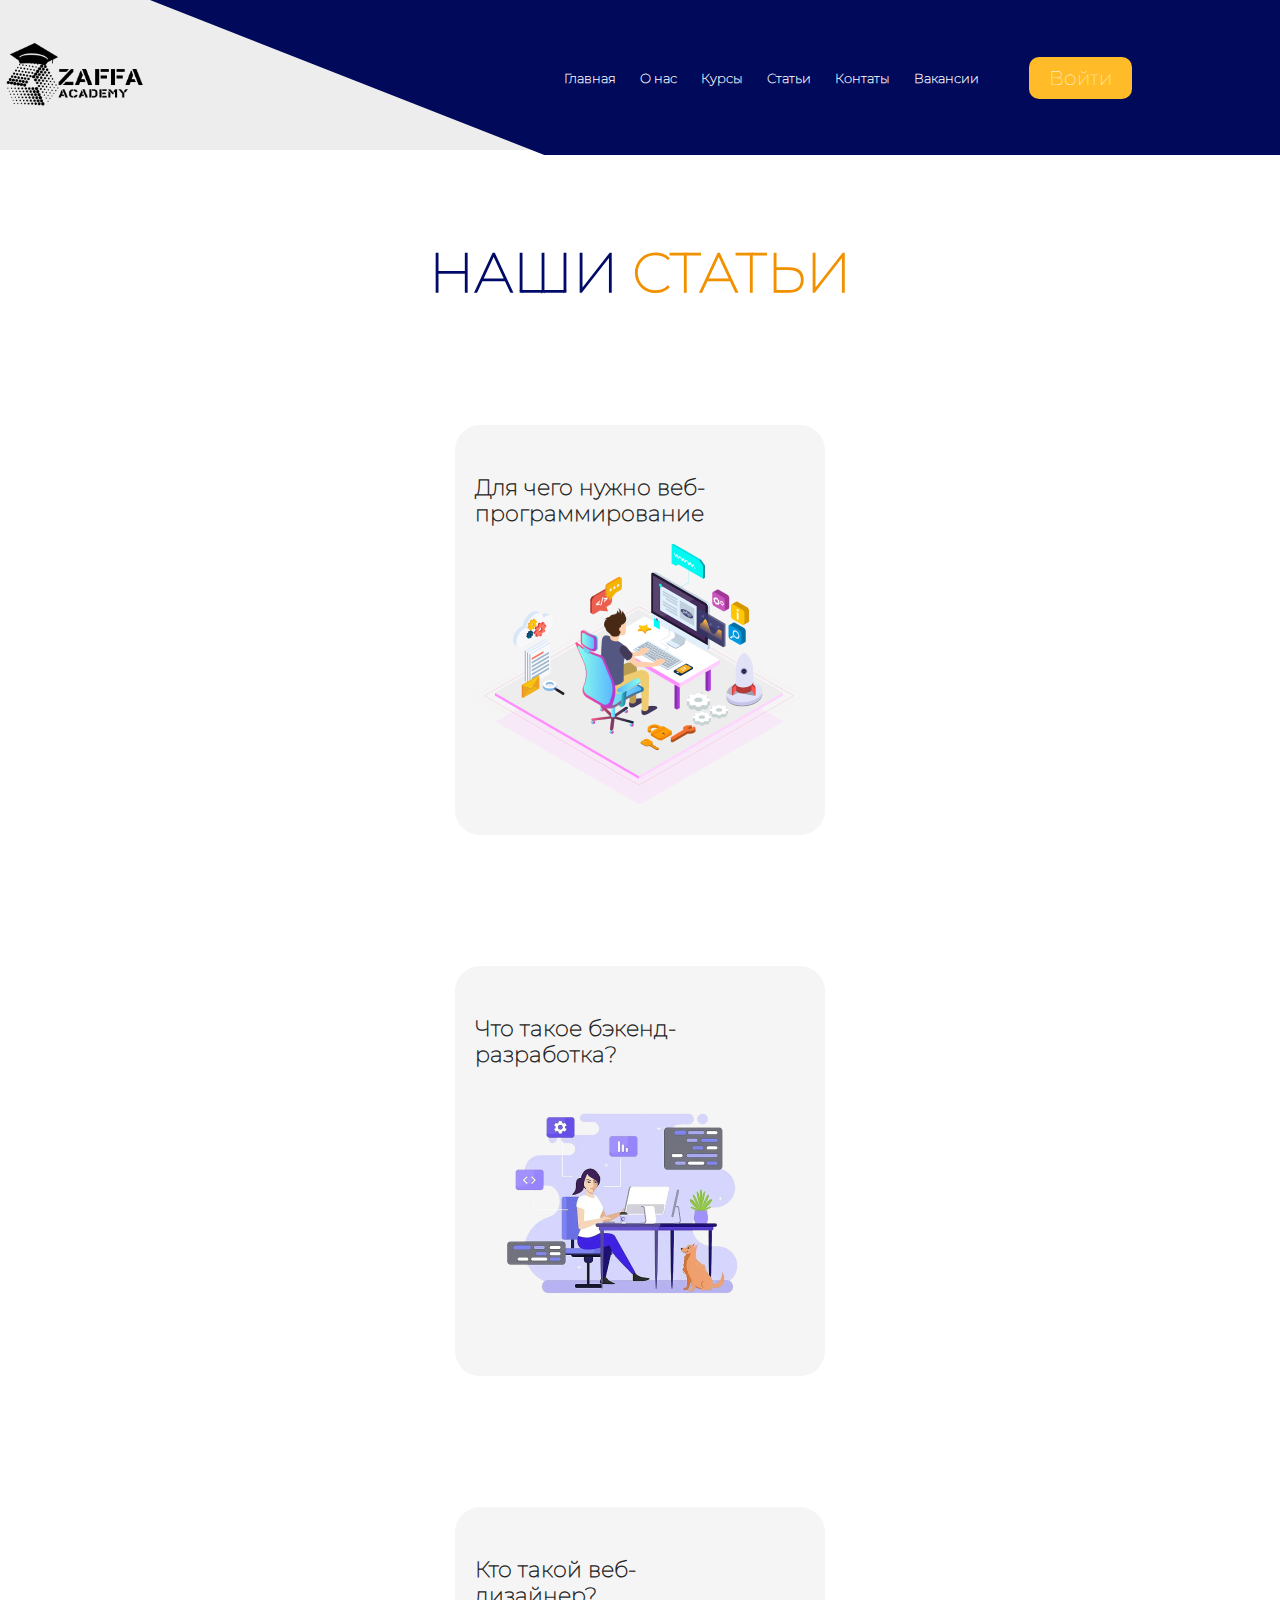
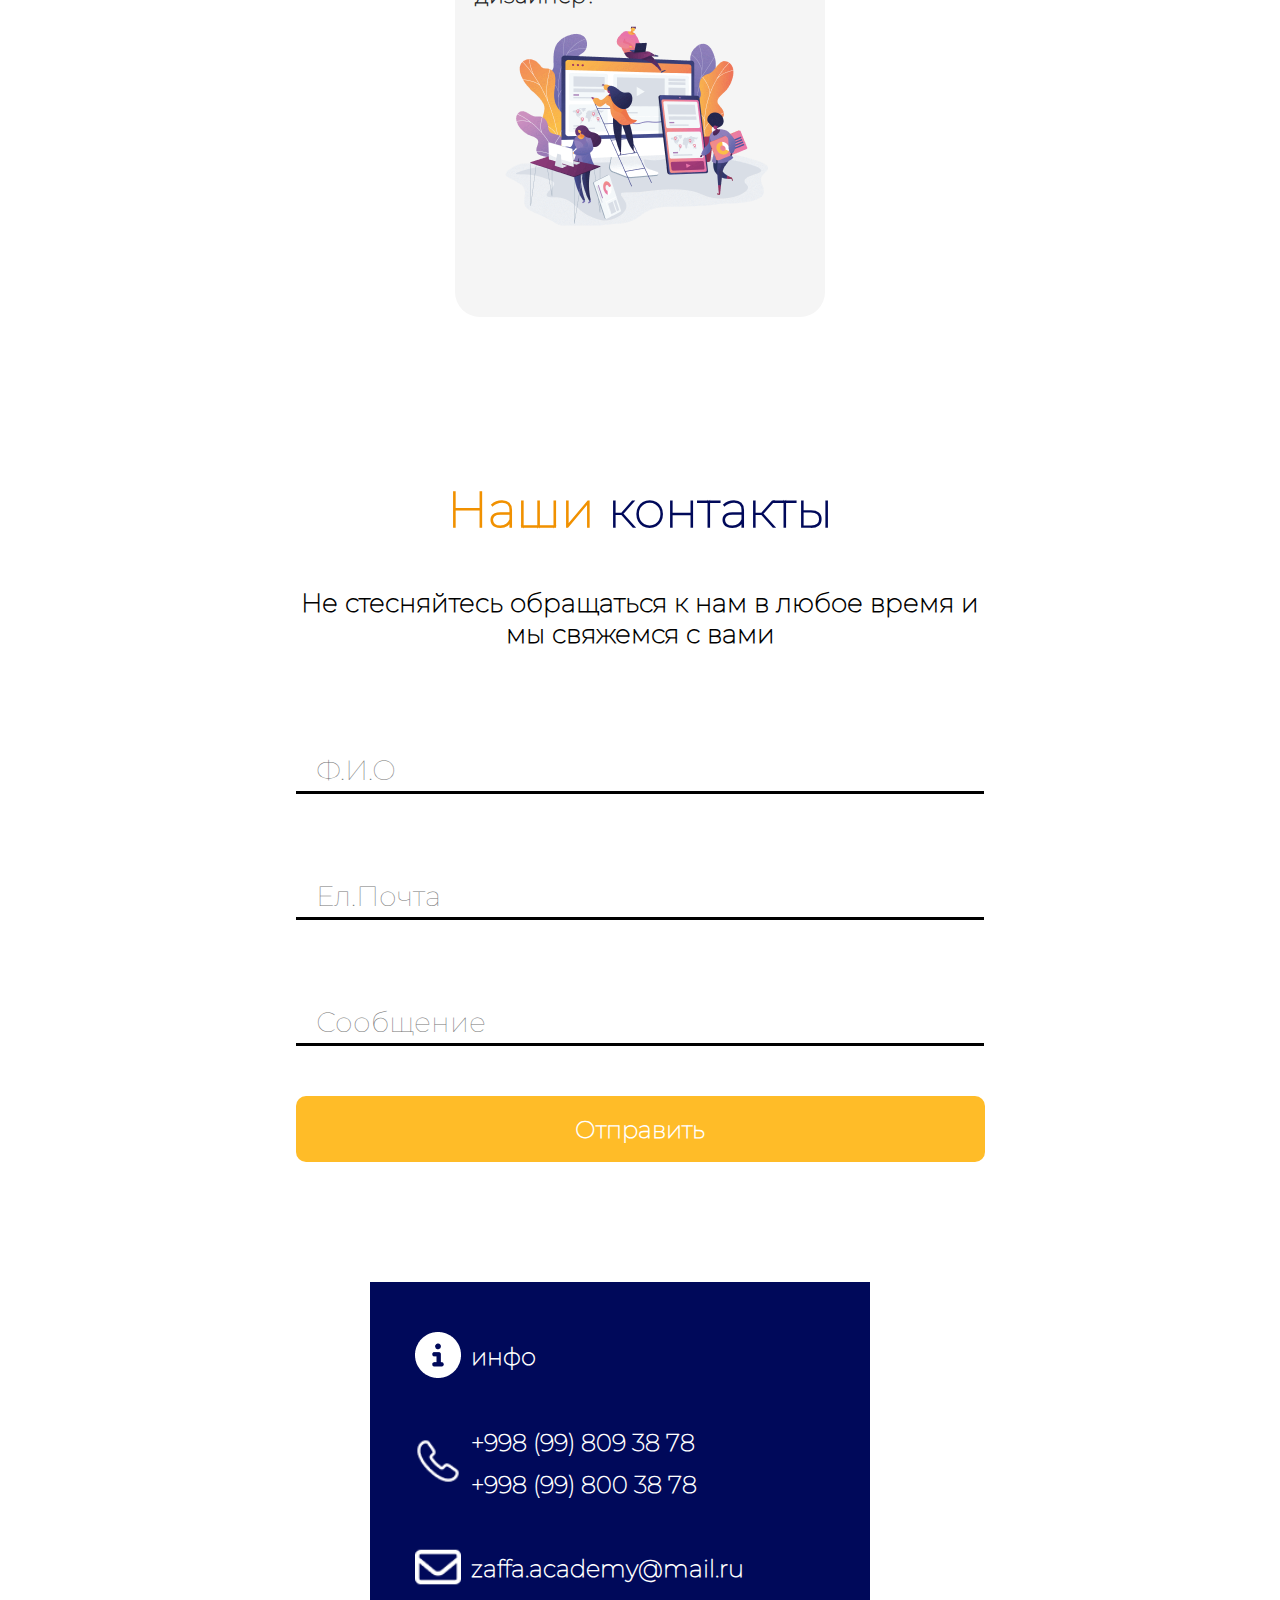
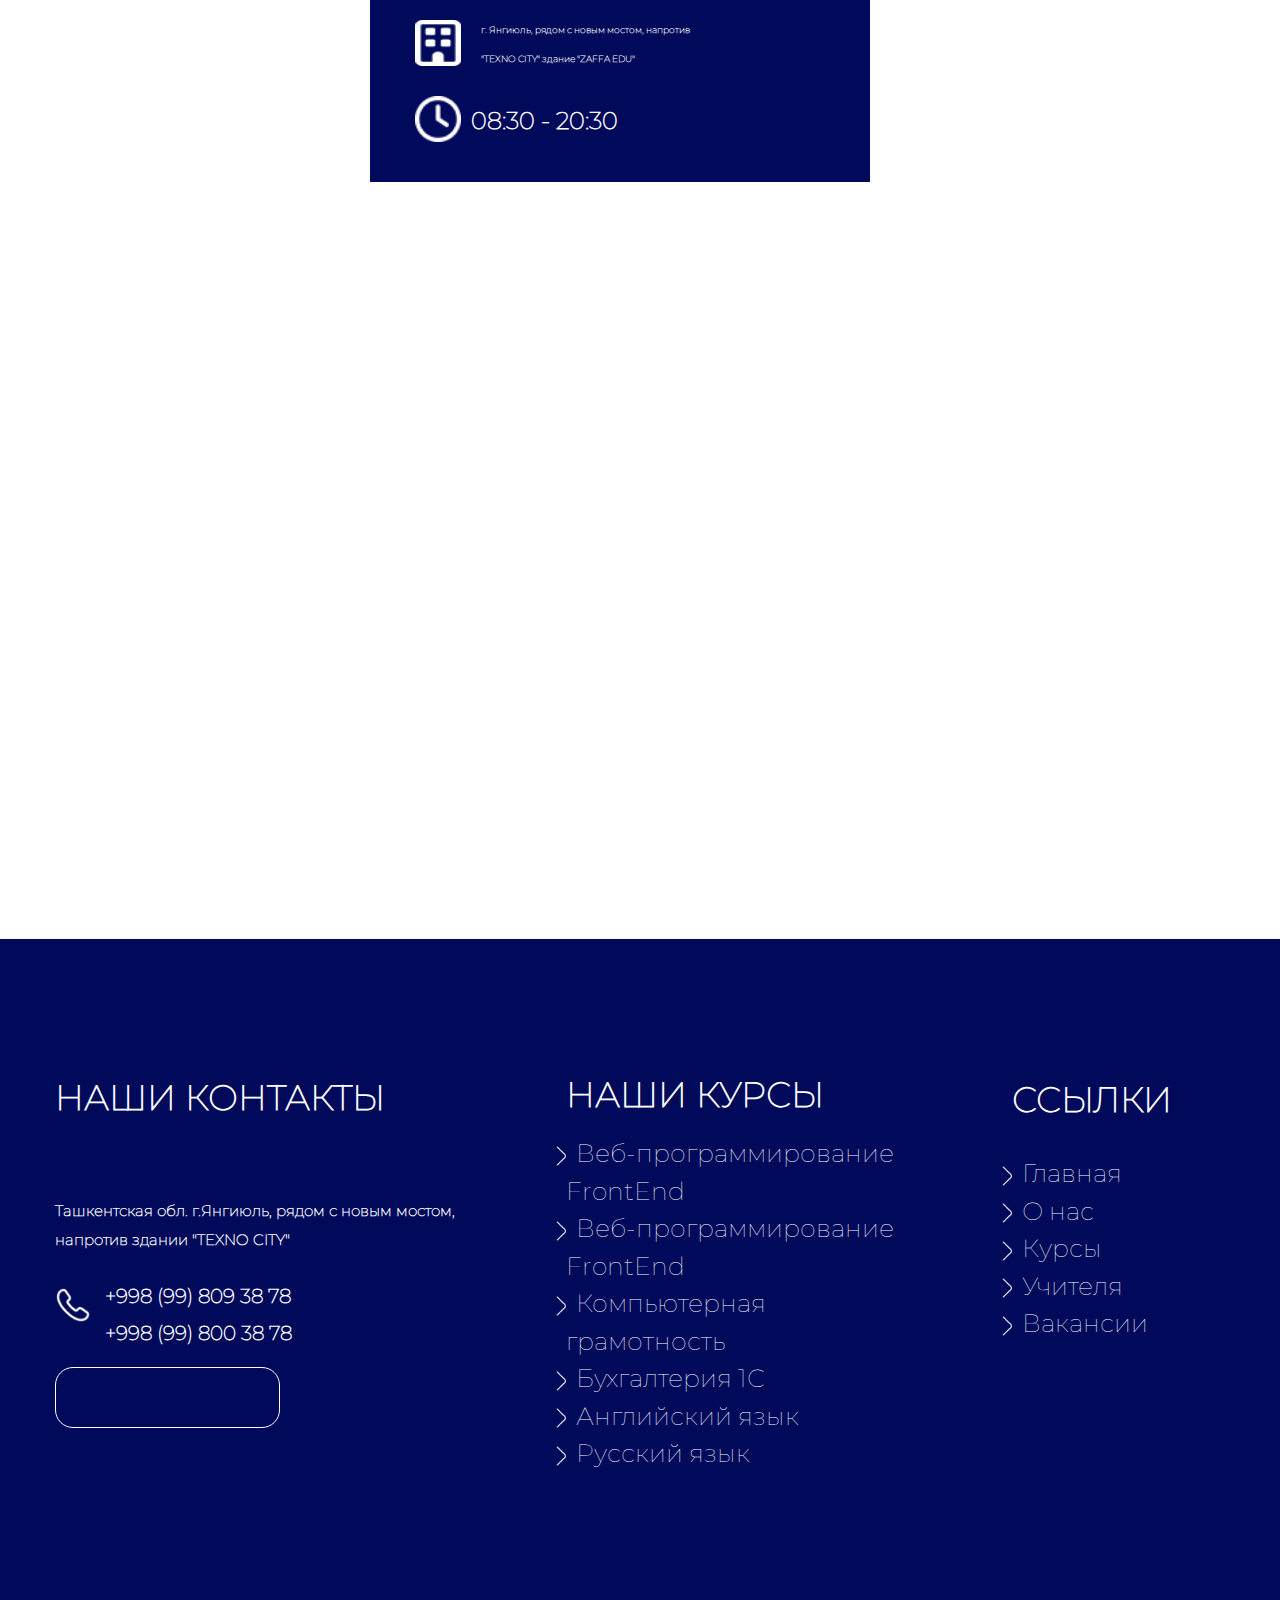
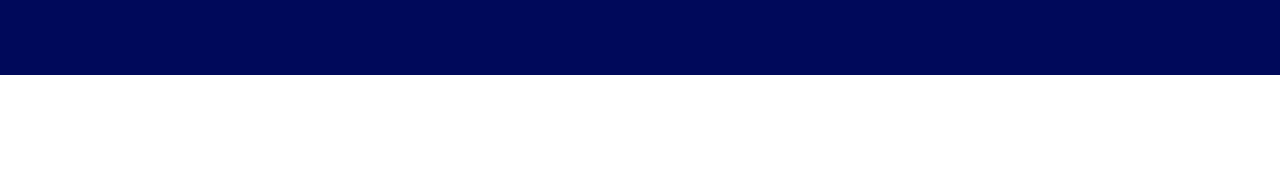
<file: pages/articles.html>
<!DOCTYPE html>
<html lang="en">

<!-- Head - START -->

<head>
    <!-- Meta - START -->
    <meta charset="UTF-8">
    <meta name="viewport" content="width=device-width, initial-scale=1.0">
    <!-- Meta - END -->
    <!-- Title - START -->
    <title>ZAFFA</title>
    <!-- Title - END -->
    <!-- Bootstarp - START -->
    <link rel="stylesheet" href="../css/bootstrap.css">
    <!-- Bootstarp - END -->
    <!-- Icon - START -->
    <link rel="icon" href="../img/ZAFFA Logo Icon.png" type="x-icon">
    <!-- Icon - END -->
    <!-- CSS - START -->
    <link rel="stylesheet" href="../css/articles.css">
    <!-- CSS - END -->
</head>
<!-- Head - END -->

<body>
    <!-- Header - START -->
    <header>
        <!-- Navigation - START  -->
        <nav class="d-flex justify-content-between align-items-center">
            <img src="../img/ZAFFA Logo.png" alt="Logo">
            <div class="header__nav-block">
                <div class="header__nav-bg">
                    <div class="header__bg-bg"></div>
                </div>

                <div class="header__bg">
                    <ul class="d-flex gap-4">
                        <li><a href="../index.html" class="text-decoration-none">Главная</a></li>
                        <li><a href="../pages/about.html" class="text-decoration-none">О нас</a></li>
                        <li><a href="../pages/course.html" class="text-decoration-none">Курсы</a></li>
                        <li><a href="../pages/articles.html" class="text-decoration-none">Статьи</a></li>
                        <li><a href="../pages/contacts.html" class="text-decoration-none">Контаты</a></li>
                        <li><a href="../pages/work.html" class="text-decoration-none">Вакансии</a></li>
                    </ul>

                    <button>Войти</button>
                </div>
            </div>
        </nav>
        <!-- Navigation - END  -->
    </header>
    <!-- Header - END -->

    <!-- Main - START -->
    <main>
        <!-- Web - START -->
        <section class="web container">
            <div class="web__title d-flex justify-content-center align-items-center">
                <h2 class="text-center">
                    НАШИ <span>СТАТЬИ</span>
                </h2>
            </div>

            <div class="web__content">
                <!-- 1 - Block -->
                <div class="web__info">
                    <p>
                        Для чего нужно
                        веб-программирование
                    </p>

                    <img src="../img/Web Frontend.png" alt="Frontend">
                </div>
                <!-- 1 - Block -->

                <!-- 2 - Block -->
                <div class="web__info">
                    <p>
                        Что такое бэкенд-разработка?
                    </p>

                    <img src="../img/Web Backend.png" alt="Backend">
                </div>
                <!-- 2 - Block -->

                <!-- 3 - Block -->
                <div class="web__info">
                    <p>
                        Кто такой
                        веб-дизайнер?
                    </p>

                    <img src="../img/Web Designer.png" alt="Designer">
                </div>
                <!-- 3 - Block -->
            </div>
        </section>
        <!-- Web - END -->

        <!-- Contacts - START -->
        <section class="contacts">
            <form>
                <div class="contacts__content container">
                    <h2>
                        <b>Наши <span>контакты</span></b>
                    </h2>

                    <p>
                        Не стесняйтесь обращаться к нам в любое время и мы свяжемся с вами
                    </p>

                    <!-- 1 - Block -->
                    <div class="contacts__info">
                        <input type="text" placeholder="Ф.И.О" aria-label="Ф.И.О">
                    </div>
                    <!-- 1 - Block -->

                    <!-- 2 - Block -->
                    <div class="contacts__info">
                        <input type="text" placeholder="Ел.Почта" aria-label="Ел.Почта">
                    </div>
                    <!-- 2 - Block -->

                    <!-- 3 - Block -->
                    <div class="contacts__info">
                        <input type="text" placeholder="Сообщение" aria-label="Сообщение">
                    </div>
                    <!-- 3 - Block -->

                    <button type="submit">Отправить</button>
                </div>

                <div class="contacts__block container">
                    <div class="contact">
                        <!-- 1 - Block -->
                        <div class="contacts__blocks d-flex">
                            <img src="../img/Info.png" alt="Info">
                            <p>инфо</p>
                        </div>
                        <!-- 1 - Block -->

                        <!-- 2 - Block -->
                        <div class="contacts__blocks d-flex">
                            <img src="../img/Telephone.png" alt="Telephone">
                            <div class="d-flex flex-column">
                                <p>
                                    <a href="tel:+998 (99) 809 38 78">+998 (99) 809 38 78</a>
                                <p>
                                    <a href="te:+998 (99) 800 38 78">+998 (99) 800 38 78</a>
                                </p>
                                </p>
                            </div>
                        </div>
                        <!-- 2 - Block -->

                        <!-- 3 - Block -->
                        <div class="contacts__blocks d-flex">
                            <img src="../img/Email.png" alt="Email">
                            <p>zaffa.academy@mail.ru</p>
                        </div>
                        <!-- 3 - Block -->

                        <!-- 4 - Block -->
                        <div class="contacts__blocks d-flex">
                            <img src="../img/Building.png" alt="Building">
                            <p>г. Янгиюль, рядом с новым мостом, напротив "TEXNO CITY" здание "ZAFFA EDU"</p>
                        </div>
                        <!-- 4 - Block -->

                        <!-- 5 - Block -->
                        <div class="contacts__blocks d-flex">
                            <img src="../img/Clock.png" alt="Clock">
                            <p>08:30 - 20:30</p>
                        </div>
                        <!-- 5 - Block -->
                    </div>
                </div>
            </form>
        </section>
        <!-- Contacts - END -->

        <!-- Map - START -->
        <section class="map container">
            <div class="map__content container">
                <iframe
                    src="https://www.google.com/maps/embed?pb=!1m18!1m12!1m3!1d3005.9105599578324!2d69.0529240113304!3d41.11464437121628!2m3!1f0!2f0!3f0!3m2!1i1024!2i768!4f13.1!3m3!1m2!1s0x38ae7b816d3f999b%3A0x2a7955e62e0d4137!2sZAFFA%20ACADEMY!5e0!3m2!1sru!2s!4v1723030162559!5m2!1sru!2s"
                    width="600" height="450" style="border:0;" allowfullscreen="" loading="lazy"
                    referrerpolicy="no-referrer-when-downgrade"></iframe>
            </div>
        </section>
        <!-- Map - END -->
    </main>
    <!-- Main - END -->

    <!-- Footer - START -->
    <footer>
        <section class="footer__nav container">
            <div class="footer__content d-flex flex-column">
                <h2>
                    НАШИ КОНТАКТЫ
                </h2>

                <p>
                    <a
                        href="https://www.google.com/maps/place/Zaffa+Edu+Center+%D0%A3%D0%A7%D0%95%D0%91%D0%9D%D0%AB%D0%99+%D0%A6%D0%95%D0%9D%D0%A2%D0%A0/@39.3325484,48.7063935,4z/data=!4m7!3m6!1s0x38ae7b816d3f999b:0x2a7955e62e0d4137!8m2!3d41.1147356!4d69.0555142!15sCgV6YWZmYZIBD3RyYWluaW5nX2NlbnRlcuABAA!16s%2Fg%2F11jyll62qv?entry=tts&shorturl=1"><i
                            class="fa-solid fa-location-dot"></i>Ташкентская обл. г.Янгиюль, рядом с новым мостом,
                        напротив
                        здании "TEXNO CITY"</a>
                </p>

                <div class="footer__block">
                    <img src="../img/Telephone.png" alt="Telephone" width="36" height="36">
                    <p class="footer__link"><a href="tel:+998 (99) 809 38 78">+998 (99) 809 38 78</a></p>
                    <p class="footer__link"><a href="tel:+998 (99) 800 38 78">+998 (99) 800 38 78</a></p>
                </div>

                <button><a href="https://t.me/ZAFFA_ACADEMY"><i class="fa-brands fa-telegram"></i></a><a
                        href="https://www.instagram.com/zaffa.academy?igshid=MmIzYWVlNDQ5Yg%3D%3D"><i
                            class="fa-brands fa-instagram"></i></a><a href="https://www.youtube.com/@ZAFFA_ACADEMY"><i
                            class="fa-brands fa-youtube"></i></a></button>
            </div>

            <div class="footer__content-nav">
                <h2>
                    НАШИ КУРСЫ
                </h2>

                <ul>
                    <li><a href="#"><img src="../img/Vector.png" alt="Vector">Веб-программирование FrontEnd</a></li>
                    <li><a href="#"><img src="../img/Vector.png" alt="Vector">Веб-программирование FrontEnd</a></li>
                    <li><a href="#"><img src="../img/Vector.png" alt="Vector">Компьютерная грамотность</a></li>
                    <li><a href="#"><img src="../img/Vector.png" alt="Vector">Бухгалтерия 1С</a></li>
                    <li><a href="#"><img src="../img/Vector.png" alt="Vector">Английский язык</a></li>
                    <li><a href="#"><img src="../img/Vector.png" alt="Vector">Русский язык</a></li>
                </ul>
            </div>

            <div class="footer__content-nav">
                <h2 class="footer__nav-link">
                    ССЫЛКИ
                </h2>

                <ul>
                    <li><a href="#"><img src="../img/Vector.png" alt="Vector">Главная</a></li>
                    <li><a href="#"><img src="../img/Vector.png" alt="Vector">О нас</a></li>
                    <li><a href="#"><img src="../img/Vector.png" alt="Vector">Курсы</a></li>
                    <li><a href="#"><img src="../img/Vector.png" alt="Vector">Учителя</a></li>
                    <li><a href="#"><img src="../img/Vector.png" alt="Vector">Вакансии</a></li>
                </ul>
            </div>
        </section>
    </footer>
    <!-- Footer - END -->

    <!-- JS - START -->
    <!-- Bootstrap - START -->
    <script src="../js/bootstrap.js"></script>
    <!-- Bootstrap - END -->
    <!-- FontAwesome - START -->
    <script src="../js/fontawesome.js"></script>
    <!-- FontAwesome - END -->
    <!-- JS - END -->
</body>
<!-- Body - END -->

</html>
</file>
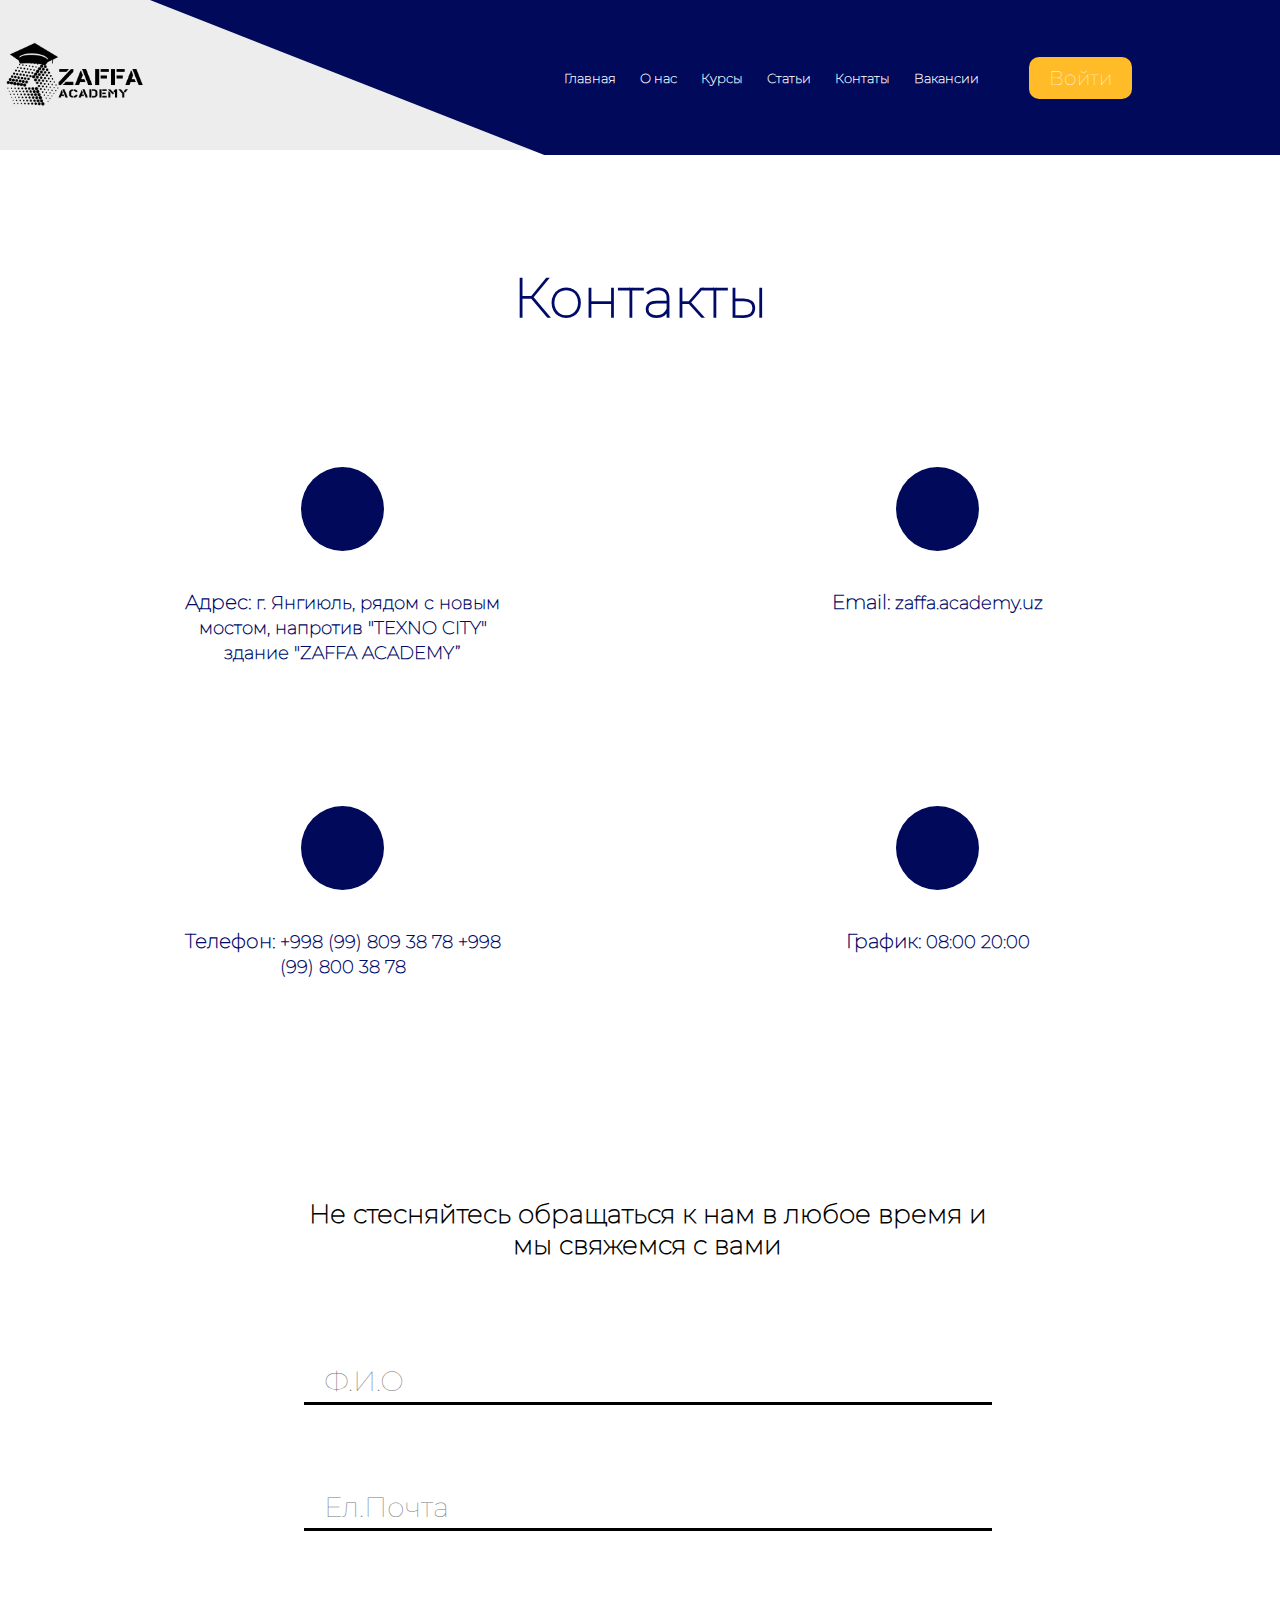
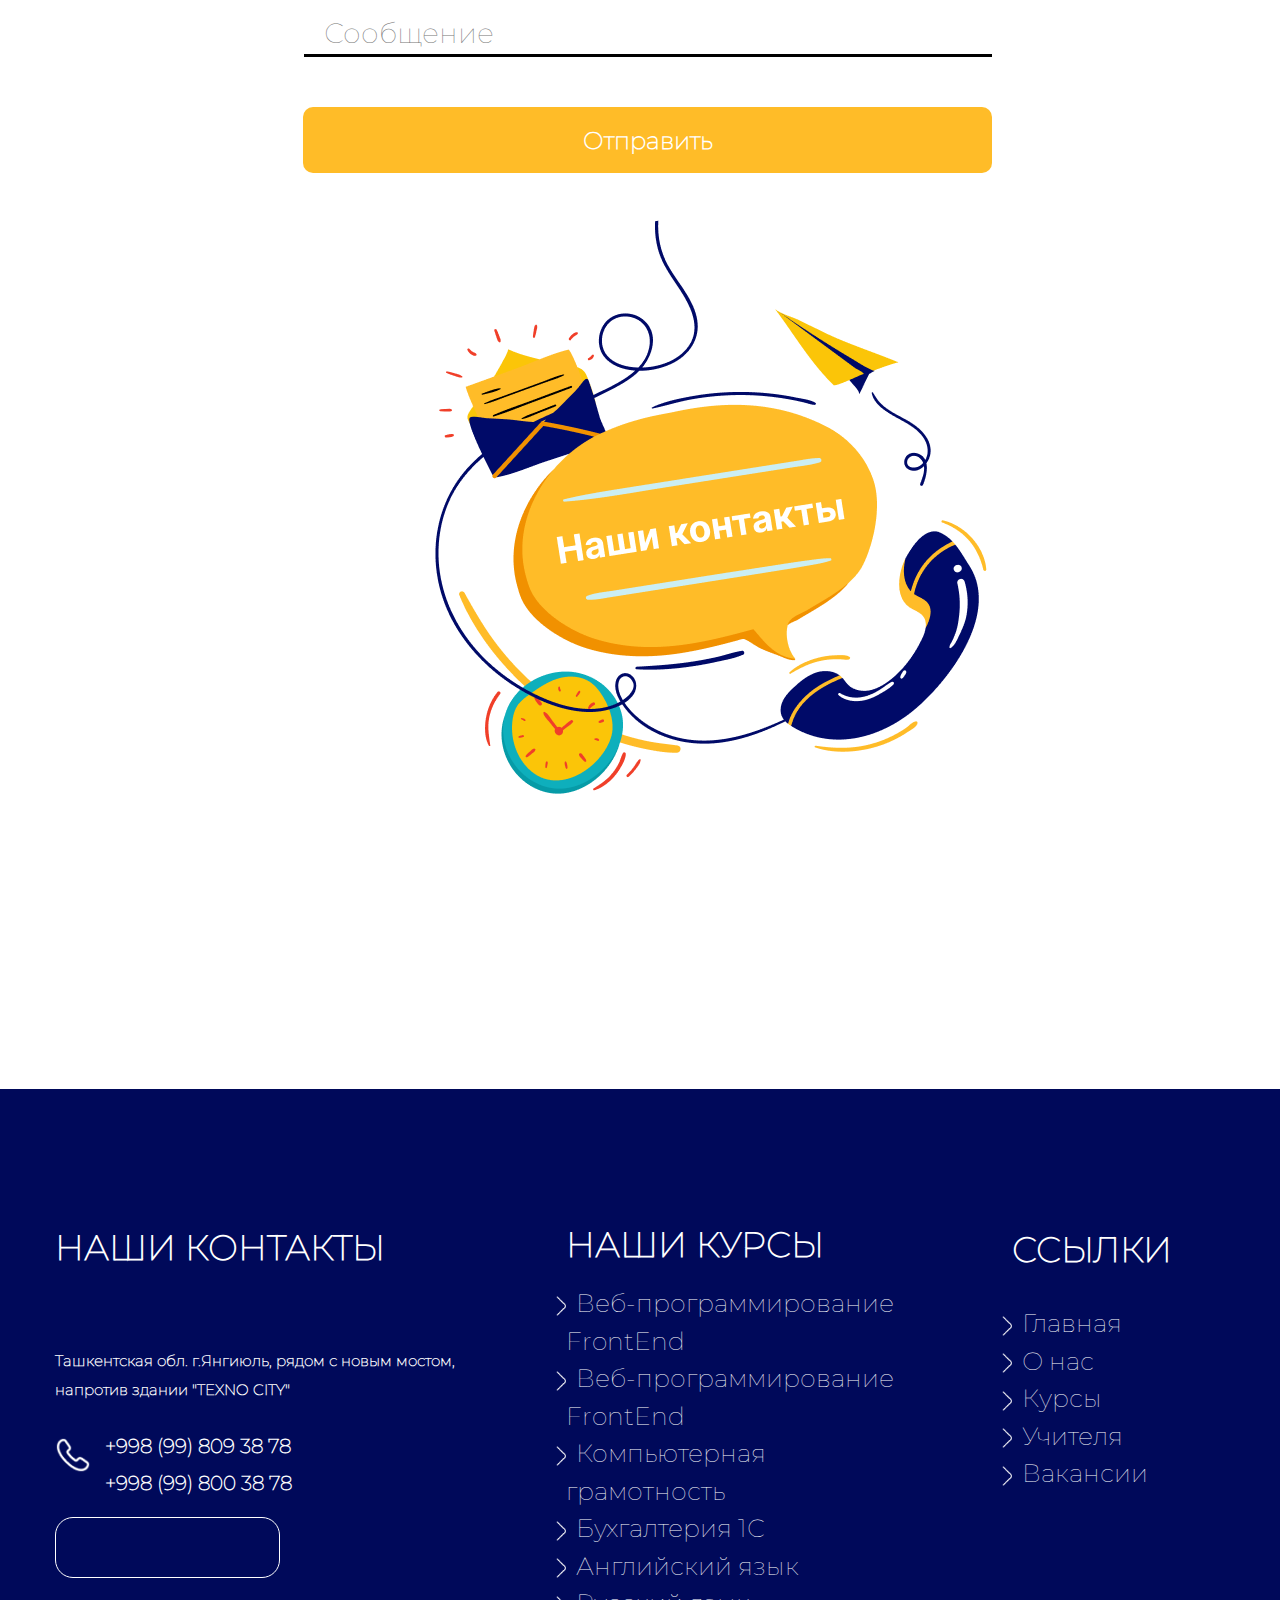
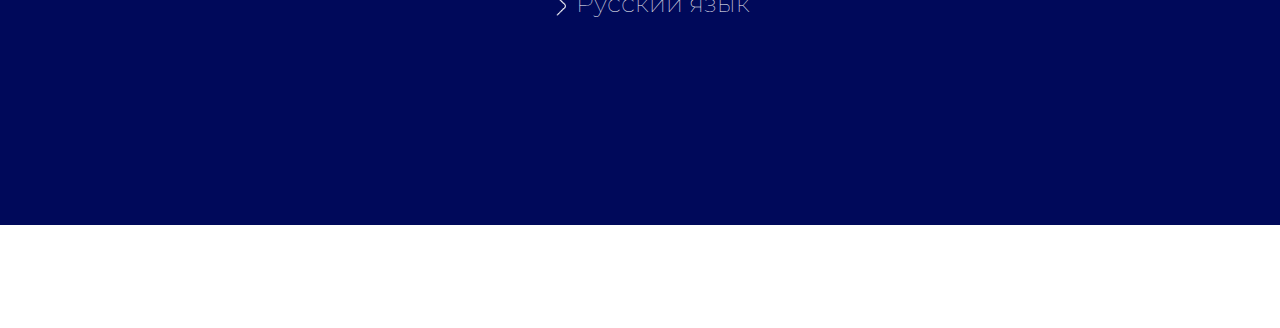
<file: pages/contacts.html>
<!DOCTYPE html>
<html lang="en">

<!-- Head - START -->

<head>
    <!-- Meta - START -->
    <meta charset="UTF-8">
    <meta name="viewport" content="width=device-width, initial-scale=1.0">
    <!-- Meta - END -->
    <!-- Title - START -->
    <title>ZAFFA</title>
    <!-- Title - END -->
    <!-- Bootstarp - START -->
    <link rel="stylesheet" href="../css/bootstrap.css">
    <!-- Bootstarp - END -->
    <!-- Icon - START -->
    <link rel="icon" href="../img/ZAFFA Logo Icon.png" type="x-icon">
    <!-- Icon - END -->
    <!-- CSS - START -->
    <link rel="stylesheet" href="../css/contacts.css">
    <!-- CSS - END -->
</head>
<!-- Head - END -->

<!-- Body - START -->

<body>
    <!-- Header - START -->
    <header>
        <!-- Navigation - START  -->
        <nav class="d-flex justify-content-between align-items-center">
            <img src="../img/ZAFFA Logo.png" alt="Logo">
            <div class="header__nav-block">
                <div class="header__nav-bg">
                    <div class="header__bg-bg"></div>
                </div>

                <div class="header__bg">
                    <ul class="d-flex gap-4">
                        <li><a href="../index.html" class="text-decoration-none">Главная</a></li>
                        <li><a href="../pages/about.html" class="text-decoration-none">О нас</a></li>
                        <li><a href="../pages/course.html" class="text-decoration-none">Курсы</a></li>
                        <li><a href="../pages/articles.html" class="text-decoration-none">Статьи</a></li>
                        <li><a href="../pages/contacts.html" class="text-decoration-none">Контаты</a></li>
                        <li><a href="../pages/work.html" class="text-decoration-none">Вакансии</a></li>
                    </ul>

                    <button>Войти</button>
                </div>
            </div>
        </nav>
        <!-- Navigation - END  -->
    </header>
    <!-- Header - END -->

    <!-- Main - START -->
    <main class="mt-5">
        <!-- Main - Contacts -->
        <section class="main__contacts container">
            <div class="main__content-title text-center">
                <h1>
                    Контакты
                </h1>
            </div>

            <div class="main__contacts-block">
                <!-- 1 - Block -->
                <div class="main__contacts-info">
                    <div class="icon-bg">
                        <i class="fa-solid fa-location-dot"></i>
                    </div>

                    <div class="main__contacts-text">
                        <b>Адрес:</b> <span>г. Янгиюль, рядом с новым мостом, напротив "TEXNO CITY" здание "ZAFFA
                            ACADEMY”</span>
                    </div>
                </div>
                <!-- 1 - Block -->

                <!-- 2 - Block -->
                <div class="main__contacts-info">
                    <div class="icon-bg">
                        <i class="fa-solid fa-envelope"></i>
                    </div>

                    <div class="main__contacts-text">
                        <b>Email:</b> <span>zaffa.academy.uz</span>
                    </div>
                </div>
                <!-- 2 - Block -->

                <!-- 3 - Block -->
                <div class="main__contacts-info">
                    <div class="icon-bg">
                        <i class="fa-solid fa-phone"></i>
                    </div>

                    <div class="main__contacts-text">
                        <b>Телефон:</b> <span>+998 (99) 809 38 78
                            +998 (99) 800 38 78</span>
                    </div>
                </div>
                <!-- 3 - Block -->

                <!-- 4 - Block -->
                <div class="main__contacts-info">
                    <div class="icon-bg">
                        <i class="fa-solid fa-clock"></i>
                    </div>

                    <div class="main__contacts-text">
                        <b>График:</b> <span>08:00 20:00 </span>
                    </div>
                </div>
                <!-- 4 - Block -->
            </div>
        </section>
        <!-- Main - Contacts -->

        <!-- Contacts - START -->
        <section class="contacts">
            <form>
                <div class="contacts__content container">
                    <p>
                        <b>Не стесняйтесь обращаться к нам в любое время и мы свяжемся с вами</b>
                    </p>

                    <!-- 1 - Block -->
                    <div class="contacts__info">
                        <input type="text" placeholder="Ф.И.О" aria-label="Ф.И.О">
                    </div>
                    <!-- 1 - Block -->

                    <!-- 2 - Block -->
                    <div class="contacts__info">
                        <input type="text" placeholder="Ел.Почта" aria-label="Ел.Почта">
                    </div>
                    <!-- 2 - Block -->

                    <!-- 3 - Block -->
                    <div class="contacts__info">
                        <input type="text" placeholder="Сообщение" aria-label="Сообщение">
                    </div>
                    <!-- 3 - Block -->

                    <button type="submit">Отправить</button>
                </div>

                <div class="contacts__block container">
                    <img src="../img/Contacts - Bg.png" alt="Contacts">
                </div>
            </form>
        </section>
        <!-- Contacts - END -->
    </main>
    <!-- Main - END -->

    <!-- Footer - START -->
    <footer>
        <!-- Navigation - START -->
        <section class="footer__nav container">
            <div class="footer__content d-flex flex-column">
                <h2>
                    НАШИ КОНТАКТЫ
                </h2>

                <p>
                    <a
                        href="https://www.google.com/maps/place/Zaffa+Edu+Center+%D0%A3%D0%A7%D0%95%D0%91%D0%9D%D0%AB%D0%99+%D0%A6%D0%95%D0%9D%D0%A2%D0%A0/@39.3325484,48.7063935,4z/data=!4m7!3m6!1s0x38ae7b816d3f999b:0x2a7955e62e0d4137!8m2!3d41.1147356!4d69.0555142!15sCgV6YWZmYZIBD3RyYWluaW5nX2NlbnRlcuABAA!16s%2Fg%2F11jyll62qv?entry=tts&shorturl=1"><i
                            class="fa-solid fa-location-dot"></i>Ташкентская обл. г.Янгиюль, рядом с новым мостом,
                        напротив
                        здании "TEXNO CITY"</a>
                </p>

                <div class="footer__block">
                    <img src="../img/Telephone.png" alt="Telephone" width="36" height="36">
                    <p class="footer__link"><a href="tel:+998 (99) 809 38 78">+998 (99) 809 38 78</a></p>
                    <p class="footer__link"><a href="tel:+998 (99) 800 38 78">+998 (99) 800 38 78</a></p>
                </div>

                <button><a href="https://t.me/ZAFFA_ACADEMY"><i class="fa-brands fa-telegram"></i></a><a
                        href="https://www.instagram.com/zaffa.academy?igshid=MmIzYWVlNDQ5Yg%3D%3D"><i
                            class="fa-brands fa-instagram"></i></a><a href="https://www.youtube.com/@ZAFFA_ACADEMY"><i
                            class="fa-brands fa-youtube"></i></a></button>
            </div>

            <div class="footer__content-nav">
                <h2>
                    НАШИ КУРСЫ
                </h2>

                <ul>
                    <li><a href="#"><img src="../img/Vector.png" alt="Vector">Веб-программирование FrontEnd</a></li>
                    <li><a href="#"><img src="../img/Vector.png" alt="Vector">Веб-программирование FrontEnd</a></li>
                    <li><a href="#"><img src="../img/Vector.png" alt="Vector">Компьютерная грамотность</a></li>
                    <li><a href="#"><img src="../img/Vector.png" alt="Vector">Бухгалтерия 1С</a></li>
                    <li><a href="#"><img src="../img/Vector.png" alt="Vector">Английский язык</a></li>
                    <li><a href="#"><img src="../img/Vector.png" alt="Vector">Русский язык</a></li>
                </ul>
            </div>

            <div class="footer__content-nav">
                <h2 class="footer__nav-link">
                    ССЫЛКИ
                </h2>

                <ul>
                    <li><a href="#"><img src="../img/Vector.png" alt="Vector">Главная</a></li>
                    <li><a href="#"><img src="../img/Vector.png" alt="Vector">О нас</a></li>
                    <li><a href="#"><img src="../img/Vector.png" alt="Vector">Курсы</a></li>
                    <li><a href="#"><img src="../img/Vector.png" alt="Vector">Учителя</a></li>
                    <li><a href="#"><img src="../img/Vector.png" alt="Vector">Вакансии</a></li>
                </ul>
            </div>
        </section>
        <!-- Navigation - END -->
    </footer>
    <!-- Footer - END -->

    <!-- JS - START -->
    <!-- Bootstrap - START -->
    <script src="../js/bootstrap.js"></script>
    <!-- Bootstrap - END -->
    <!-- FontAwesome - START -->
    <script src="../js/fontawesome.js"></script>
    <!-- FontAwesome - END -->
    <!-- JS - END -->
</body>
<!-- Body - END -->

</html>
</file>
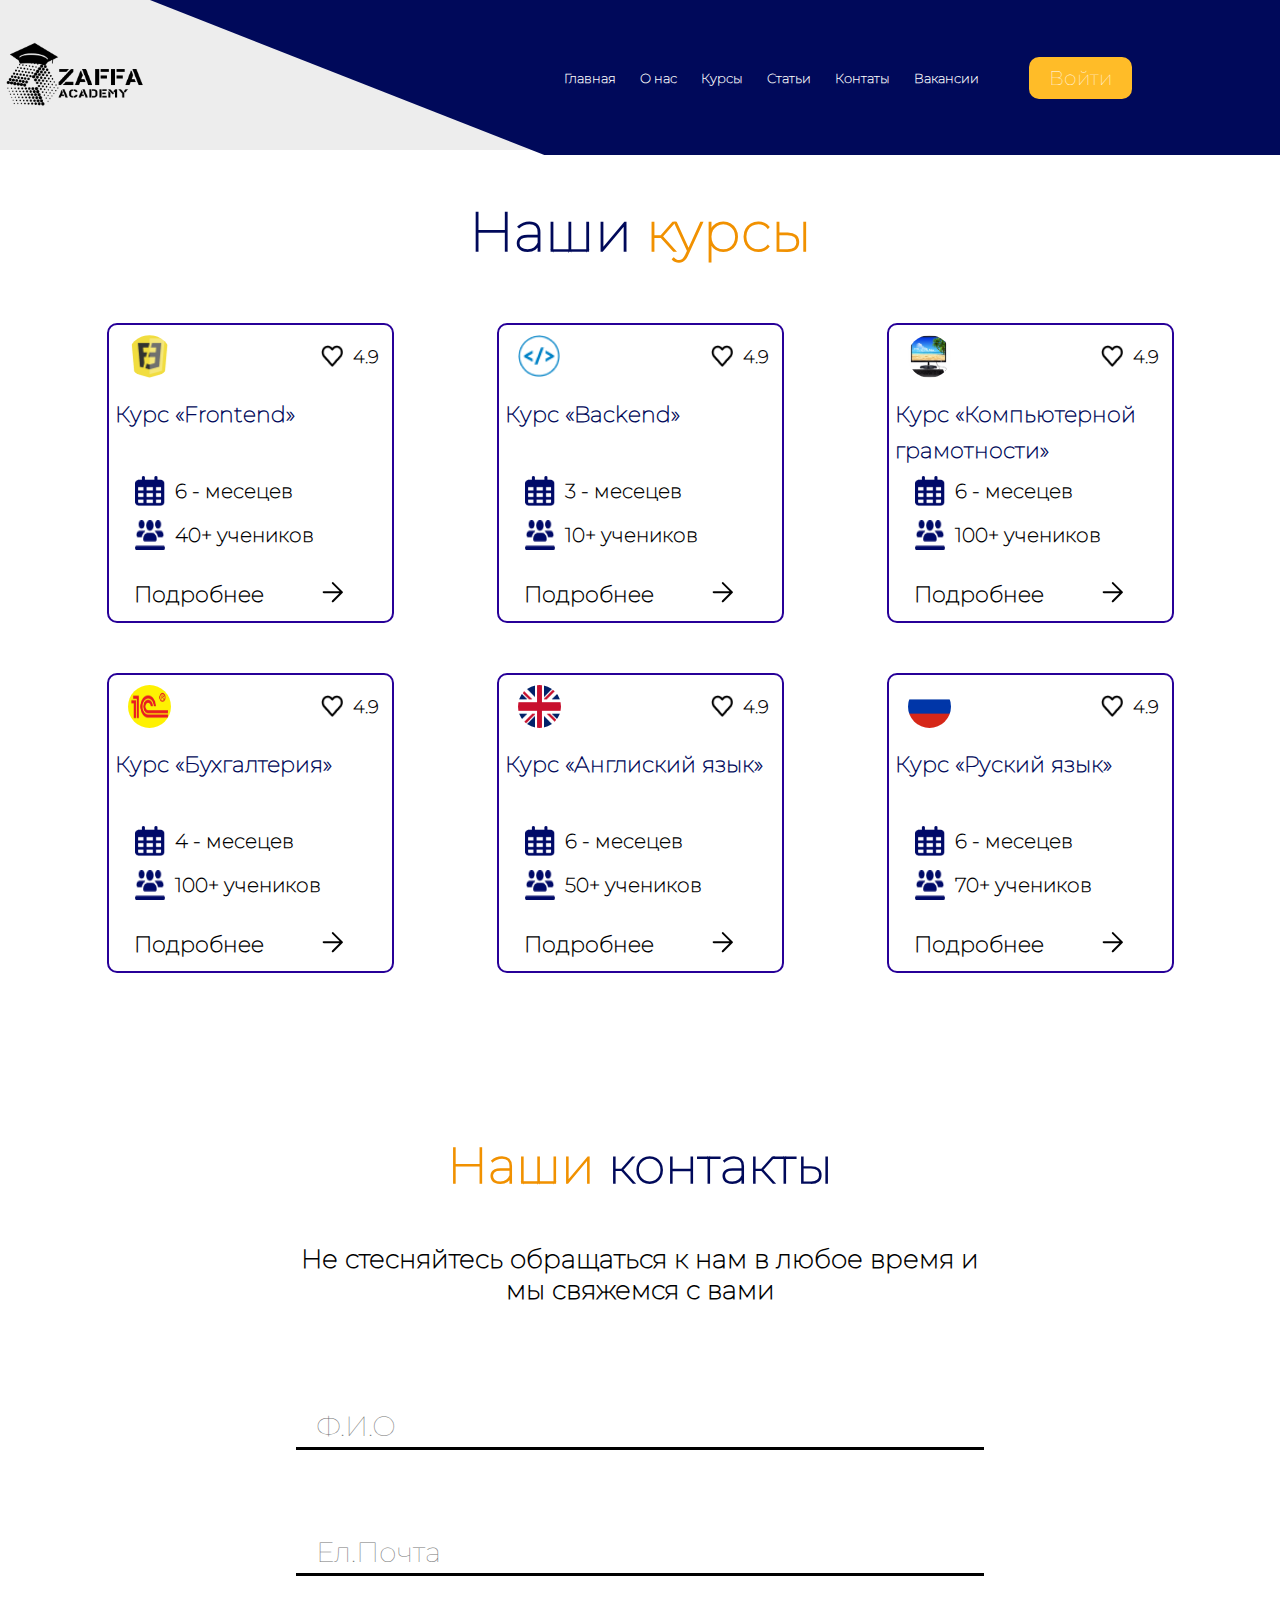
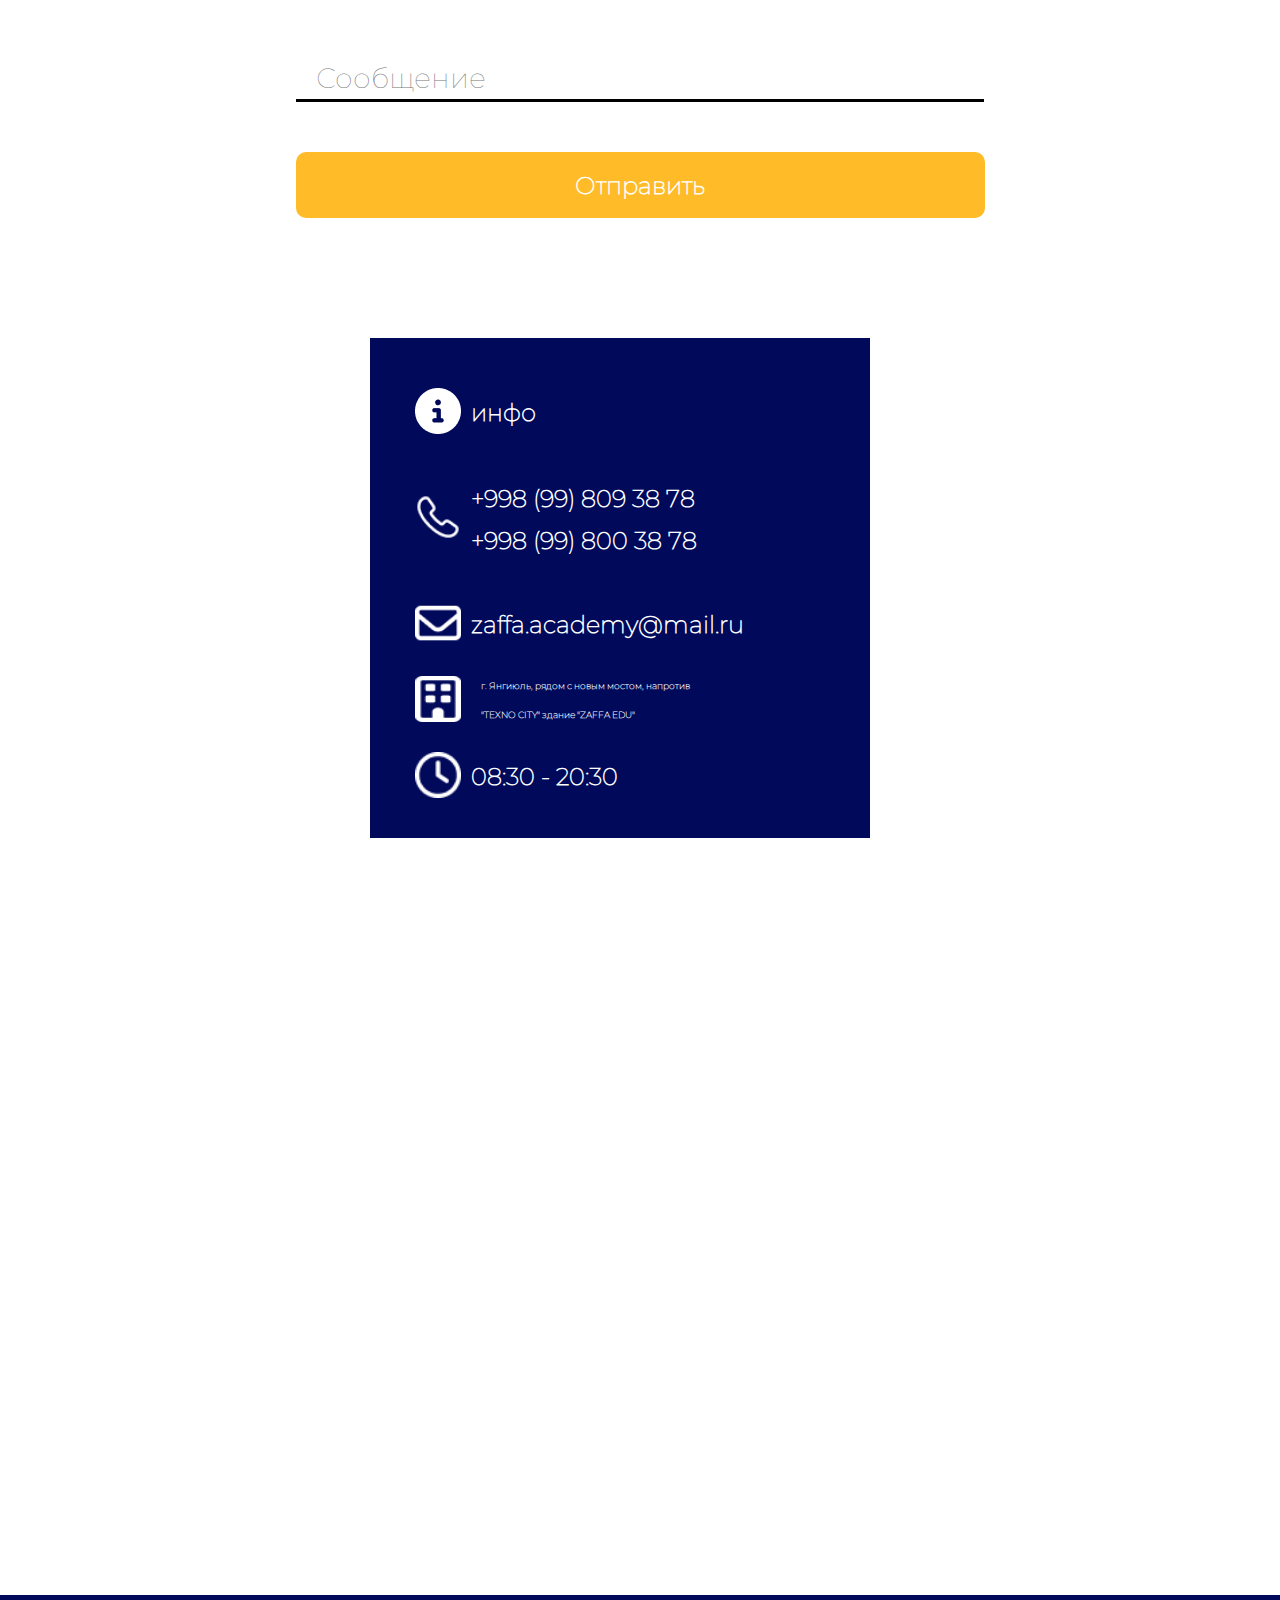
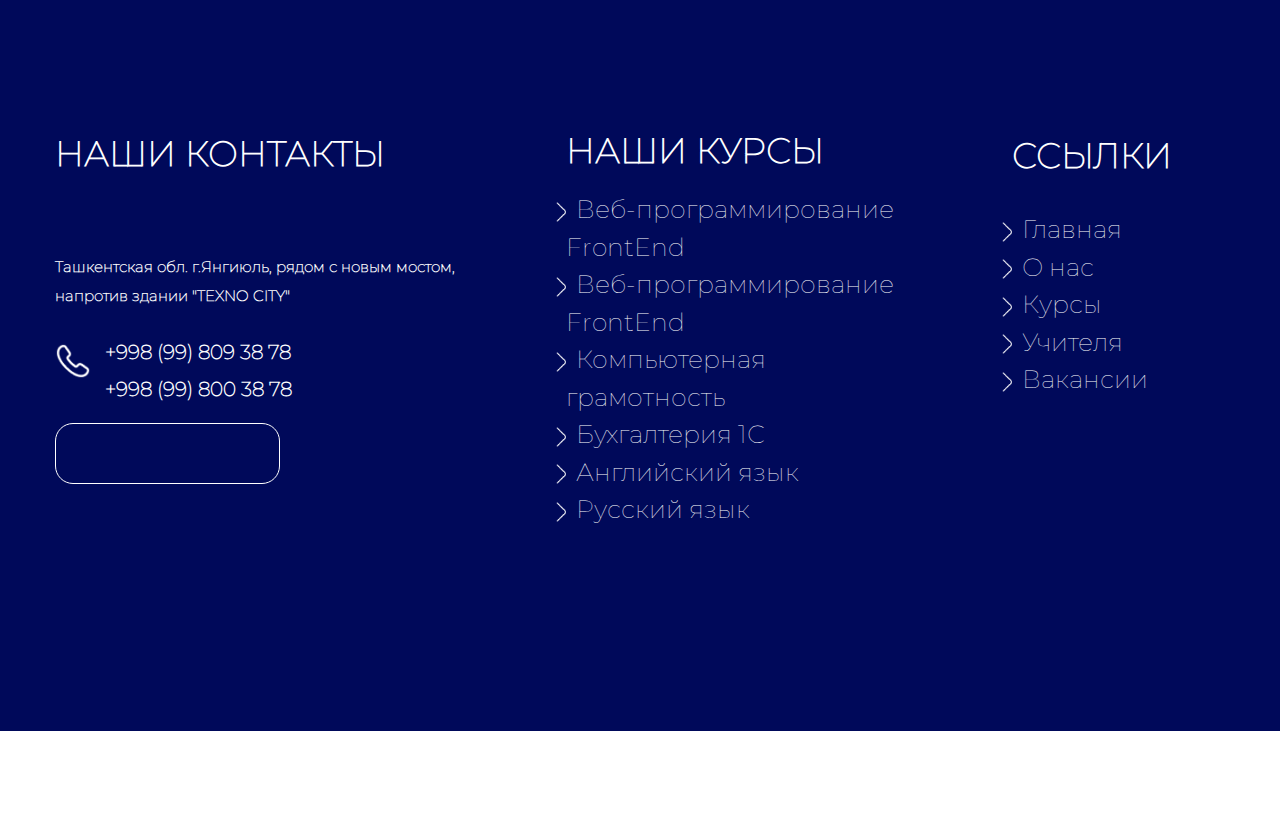
<file: pages/course.html>
<!DOCTYPE html>
<html lang="en">

<!-- Head - START -->

<head>
    <!-- Meta - START -->
    <meta charset="UTF-8">
    <meta name="viewport" content="width=device-width, initial-scale=1.0">
    <!-- Meta - END -->
    <!-- Title - START -->
    <title>ZAFFA</title>
    <!-- Title - END -->
    <!-- Bootstarp - START -->
    <link rel="stylesheet" href="../css/bootstrap.css">
    <!-- Bootstarp - END -->
    <!-- Icon - START -->
    <link rel="icon" href="../img/ZAFFA Logo Icon.png" type="x-icon">
    <!-- Icon - END -->
    <!-- CSS - START -->
    <link rel="stylesheet" href="../css/course.css">
    <!-- CSS - END -->
</head>
<!-- Head - END -->

<!-- Body - START -->

<body>
    <!-- Header - START -->
    <header>
        <!-- Navigation - START  -->
        <nav class="d-flex justify-content-between align-items-center">
            <img src="../img/ZAFFA Logo.png" alt="Logo">
            <div class="header__nav-block">
                <div class="header__nav-bg">
                    <div class="header__bg-bg"></div>
                </div>

                <div class="header__bg">
                    <ul class="d-flex gap-4">
                        <li><a href="../index.html" class="text-decoration-none">Главная</a></li>
                        <li><a href="../pages/about.html" class="text-decoration-none">О нас</a></li>
                        <li><a href="../pages/course.html" class="text-decoration-none">Курсы</a></li>
                        <li><a href="../pages/articles.html" class="text-decoration-none">Статьи</a></li>
                        <li><a href="../pages/contacts.html" class="text-decoration-none">Контаты</a></li>
                        <li><a href="../pages/work.html" class="text-decoration-none">Вакансии</a></li>
                    </ul>

                    <button>Войти</button>
                </div>
            </div>
        </nav>
        <!-- Navigation - END  -->
    </header>
    <!-- Header - END -->

    <!-- Main - START -->
    <main>
        <!-- Course - START -->
        <section class="mt-5 course container">
            <div class="course__title">
                <h2 class="text-center">
                    Наши <span>курсы</span>
                </h2>
            </div>

            <div class="course__content">
                <!-- 1 - Block -->
                <div class="course__info d-flex justify-content-around">
                    <div class="course__info-info d-flex justify-content-between align-items-center">
                        <img src="../img/Frontend.png" alt="Frontend" class="course__info-bg"><img src="../img/Like.png"
                            alt="Like" class="course__info-icon">
                        <p>4.9</p>
                    </div>

                    <h2>
                        Курс «Frontend»
                    </h2>

                    <div class="course__block">
                        <img src="../img/Calendar.png" alt="Calendar">
                        <p>6 - месецев</p>
                    </div>

                    <div class="course__block">
                        <img src="../img/User.png" alt="User">
                        <p>40+ учеников</p>
                    </div>

                    <div class="d-flex justify-content-between align-items-center">
                        <button>Подробнee</button>
                        <img src="../img/arrow-right.png" alt="arrow-right" class="btn__img">
                    </div>
                </div>
                <!-- 1 - Block -->

                <!-- 2 - Block -->
                <div class="course__info d-flex justify-content-around">
                    <div class="course__info-info d-flex justify-content-between align-items-center">
                        <img src="../img/Backend.png" alt="Backend" class="course__info-bg"><img src="../img/Like.png"
                            alt="Like" class="course__info-icon">
                        <p>4.9</p>
                    </div>

                    <h2>
                        Курс «Backend»
                    </h2>

                    <div class="course__block">
                        <img src="../img/Calendar.png" alt="Calendar">
                        <p>3 - месецев</p>
                    </div>

                    <div class="course__block">
                        <img src="../img/User.png" alt="User">
                        <p>10+ учеников</p>
                    </div>

                    <div class="d-flex justify-content-between align-items-center">
                        <button>Подробнee</button>
                        <img src="../img/arrow-right.png" alt="arrow-right" class="btn__img">
                    </div>
                </div>
                <!-- 2 - Block -->

                <!-- 3 - Block -->
                <div class="course__info d-flex justify-content-around">
                    <div class="course__info-info d-flex justify-content-between align-items-center">
                        <img src="../img/Computer.jpg" alt="Computer" class="course__info-bg"><img src="../img/Like.png"
                            alt="Like" class="course__info-icon">
                        <p>4.9</p>
                    </div>

                    <h2>
                        Курс «Компьютерной
                        грамотности»
                    </h2>

                    <div class="course__block">
                        <img src="../img/Calendar.png" alt="Calendar">
                        <p>6 - месецев</p>
                    </div>

                    <div class="course__block">
                        <img src="../img/User.png" alt="User">
                        <p>100+ учеников</p>
                    </div>

                    <div class="d-flex justify-content-between align-items-center">
                        <button>Подробнee</button>
                        <img src="../img/arrow-right.png" alt="arrow-right" class="btn__img">
                    </div>
                </div>
                <!-- 3 - Block -->

                <!-- 4 - Block -->
                <div class="course__info d-flex justify-content-around">
                    <div class="course__info-info d-flex justify-content-between align-items-center">
                        <img src="../img/Accounting.jpg" alt="Accounting" class="course__info-bg"><img
                            src="../img/Like.png" alt="Like" class="course__info-icon">
                        <p>4.9</p>
                    </div>

                    <h2>
                        Курс «Бухгалтерия»
                    </h2>

                    <div class="course__block">
                        <img src="../img/Calendar.png" alt="Calendar">
                        <p>4 - месецев</p>
                    </div>

                    <div class="course__block">
                        <img src="../img/User.png" alt="User">
                        <p>100+ учеников</p>
                    </div>

                    <div class="d-flex justify-content-between align-items-center">
                        <button>Подробнee</button>
                        <img src="../img/arrow-right.png" alt="arrow-right" class="btn__img">
                    </div>
                </div>
                <!-- 4 - Block -->

                <!-- 5 - Block -->
                <div class="course__info d-flex justify-content-around">
                    <div class="course__info-info d-flex justify-content-between align-items-center">
                        <img src="../img/English.jpg" alt="English" class="course__info-bg"><img src="../img/Like.png"
                            alt="Like" class="course__info-icon">
                        <p>4.9</p>
                    </div>

                    <h2>
                        Курс «Англиский язык»
                    </h2>

                    <div class="course__block">
                        <img src="../img/Calendar.png" alt="Calendar">
                        <p>6 - месецев</p>
                    </div>

                    <div class="course__block">
                        <img src="../img/User.png" alt="User">
                        <p>50+ учеников</p>
                    </div>

                    <div class="d-flex justify-content-between align-items-center">
                        <button>Подробнee</button>
                        <img src="../img/arrow-right.png" alt="arrow-right" class="btn__img">
                    </div>
                </div>
                <!-- 5 - Block -->

                <!-- 6 - Block -->
                <div class="course__info d-flex justify-content-around">
                    <div class="course__info-info d-flex justify-content-between align-items-center">
                        <img src="../img/Russion.png" alt="Russion" class="course__info-bg"><img src="../img/Like.png"
                            alt="Like" class="course__info-icon">
                        <p>4.9</p>
                    </div>

                    <h2>
                        Курс «Руский язык»
                    </h2>

                    <div class="course__block">
                        <img src="../img/Calendar.png" alt="Calendar">
                        <p>6 - месецев</p>
                    </div>

                    <div class="course__block">
                        <img src="../img/User.png" alt="User">
                        <p>70+ учеников</p>
                    </div>

                    <div class="d-flex justify-content-between align-items-center">
                        <button>Подробнee</button>
                        <img src="../img/arrow-right.png" alt="arrow-right" class="btn__img">
                    </div>
                </div>
                <!-- 6 - Block -->
            </div>
        </section>
        <!-- Course - END -->


        <!-- Contacts - START -->
        <section class="contacts">
            <form>
                <div class="contacts__content container">
                    <h2>
                        <b>Наши <span>контакты</span></b>
                    </h2>

                    <p>
                        Не стесняйтесь обращаться к нам в любое время и мы свяжемся с вами
                    </p>

                    <!-- 1 - Block -->
                    <div class="contacts__info">
                        <input type="text" placeholder="Ф.И.О" aria-label="Ф.И.О">
                    </div>
                    <!-- 1 - Block -->

                    <!-- 2 - Block -->
                    <div class="contacts__info">
                        <input type="text" placeholder="Ел.Почта" aria-label="Ел.Почта">
                    </div>
                    <!-- 2 - Block -->

                    <!-- 3 - Block -->
                    <div class="contacts__info">
                        <input type="text" placeholder="Сообщение" aria-label="Сообщение">
                    </div>
                    <!-- 3 - Block -->

                    <button type="submit">Отправить</button>
                </div>

                <div class="contacts__block container">
                    <div class="contact">
                        <!-- 1 - Block -->
                        <div class="contacts__blocks d-flex">
                            <img src="../img/Info.png" alt="Info">
                            <p>инфо</p>
                        </div>
                        <!-- 1 - Block -->

                        <!-- 2 - Block -->
                        <div class="contacts__blocks d-flex">
                            <img src="../img/Telephone.png" alt="Telephone">
                            <div class="d-flex flex-column">
                                <p>
                                    <a href="tel:+998 (99) 809 38 78">+998 (99) 809 38 78</a>
                                <p>
                                    <a href="te:+998 (99) 800 38 78">+998 (99) 800 38 78</a>
                                </p>
                                </p>
                            </div>
                        </div>
                        <!-- 2 - Block -->

                        <!-- 3 - Block -->
                        <div class="contacts__blocks d-flex">
                            <img src="../img/Email.png" alt="Email">
                            <p>zaffa.academy@mail.ru</p>
                        </div>
                        <!-- 3 - Block -->

                        <!-- 4 - Block -->
                        <div class="contacts__blocks d-flex">
                            <img src="../img/Building.png" alt="Building">
                            <p>г. Янгиюль, рядом с новым мостом, напротив "TEXNO CITY" здание "ZAFFA EDU"</p>
                        </div>
                        <!-- 4 - Block -->

                        <!-- 5 - Block -->
                        <div class="contacts__blocks d-flex">
                            <img src="../img/Clock.png" alt="Clock">
                            <p>08:30 - 20:30</p>
                        </div>
                        <!-- 5 - Block -->
                    </div>
                </div>
            </form>
        </section>
        <!-- Contacts - END -->

        <!-- Map - START -->
        <section class="map container">
            <div class="map__content container">
                <iframe
                    src="https://www.google.com/maps/embed?pb=!1m18!1m12!1m3!1d3005.9105599578324!2d69.0529240113304!3d41.11464437121628!2m3!1f0!2f0!3f0!3m2!1i1024!2i768!4f13.1!3m3!1m2!1s0x38ae7b816d3f999b%3A0x2a7955e62e0d4137!2sZAFFA%20ACADEMY!5e0!3m2!1sru!2s!4v1723030162559!5m2!1sru!2s"
                    width="600" height="450" style="border:0;" allowfullscreen="" loading="lazy"
                    referrerpolicy="no-referrer-when-downgrade"></iframe>
            </div>
        </section>
        <!-- Map - END -->
    </main>
    <!-- Main - END -->

    <!-- Footer - START -->
    <footer>
        <section class="footer__nav container">
            <div class="footer__content d-flex flex-column">
                <h2>
                    НАШИ КОНТАКТЫ
                </h2>

                <p>
                    <a
                        href="https://www.google.com/maps/place/Zaffa+Edu+Center+%D0%A3%D0%A7%D0%95%D0%91%D0%9D%D0%AB%D0%99+%D0%A6%D0%95%D0%9D%D0%A2%D0%A0/@39.3325484,48.7063935,4z/data=!4m7!3m6!1s0x38ae7b816d3f999b:0x2a7955e62e0d4137!8m2!3d41.1147356!4d69.0555142!15sCgV6YWZmYZIBD3RyYWluaW5nX2NlbnRlcuABAA!16s%2Fg%2F11jyll62qv?entry=tts&shorturl=1"><i
                            class="fa-solid fa-location-dot"></i>Ташкентская обл. г.Янгиюль, рядом с новым мостом,
                        напротив
                        здании "TEXNO CITY"</a>
                </p>

                <div class="footer__block">
                    <img src="../img/Telephone.png" alt="Telephone" width="36" height="36">
                    <p class="footer__link"><a href="tel:+998 (99) 809 38 78">+998 (99) 809 38 78</a></p>
                    <p class="footer__link"><a href="tel:+998 (99) 800 38 78">+998 (99) 800 38 78</a></p>
                </div>

                <button><a href="https://t.me/ZAFFA_ACADEMY"><i class="fa-brands fa-telegram"></i></a><a
                        href="https://www.instagram.com/zaffa.academy?igshid=MmIzYWVlNDQ5Yg%3D%3D"><i
                            class="fa-brands fa-instagram"></i></a><a href="https://www.youtube.com/@ZAFFA_ACADEMY"><i
                            class="fa-brands fa-youtube"></i></a></button>
            </div>

            <div class="footer__content-nav">
                <h2>
                    НАШИ КУРСЫ
                </h2>

                <ul>
                    <li><a href="#"><img src="../img/Vector.png" alt="Vector">Веб-программирование FrontEnd</a></li>
                    <li><a href="#"><img src="../img/Vector.png" alt="Vector">Веб-программирование FrontEnd</a></li>
                    <li><a href="#"><img src="../img/Vector.png" alt="Vector">Компьютерная грамотность</a></li>
                    <li><a href="#"><img src="../img/Vector.png" alt="Vector">Бухгалтерия 1С</a></li>
                    <li><a href="#"><img src="../img/Vector.png" alt="Vector">Английский язык</a></li>
                    <li><a href="#"><img src="../img/Vector.png" alt="Vector">Русский язык</a></li>
                </ul>
            </div>

            <div class="footer__content-nav">
                <h2 class="footer__nav-link">
                    ССЫЛКИ
                </h2>

                <ul>
                    <li><a href="#"><img src="../img/Vector.png" alt="Vector">Главная</a></li>
                    <li><a href="#"><img src="../img/Vector.png" alt="Vector">О нас</a></li>
                    <li><a href="#"><img src="../img/Vector.png" alt="Vector">Курсы</a></li>
                    <li><a href="#"><img src="../img/Vector.png" alt="Vector">Учителя</a></li>
                    <li><a href="#"><img src="../img/Vector.png" alt="Vector">Вакансии</a></li>
                </ul>
            </div>
        </section>
    </footer>
    <!-- Footer - END -->

    <!-- JS - START -->
    <!-- Bootstrap - START -->
    <script src="../js/bootstrap.js"></script>
    <!-- Bootstrap - END -->
    <!-- FontAwesome - START -->
    <script src="../js/fontawesome.js"></script>
    <!-- FontAwesome - END -->
    <!-- JS - END -->
</body>

</html>
<!-- Body - END -->
</file>
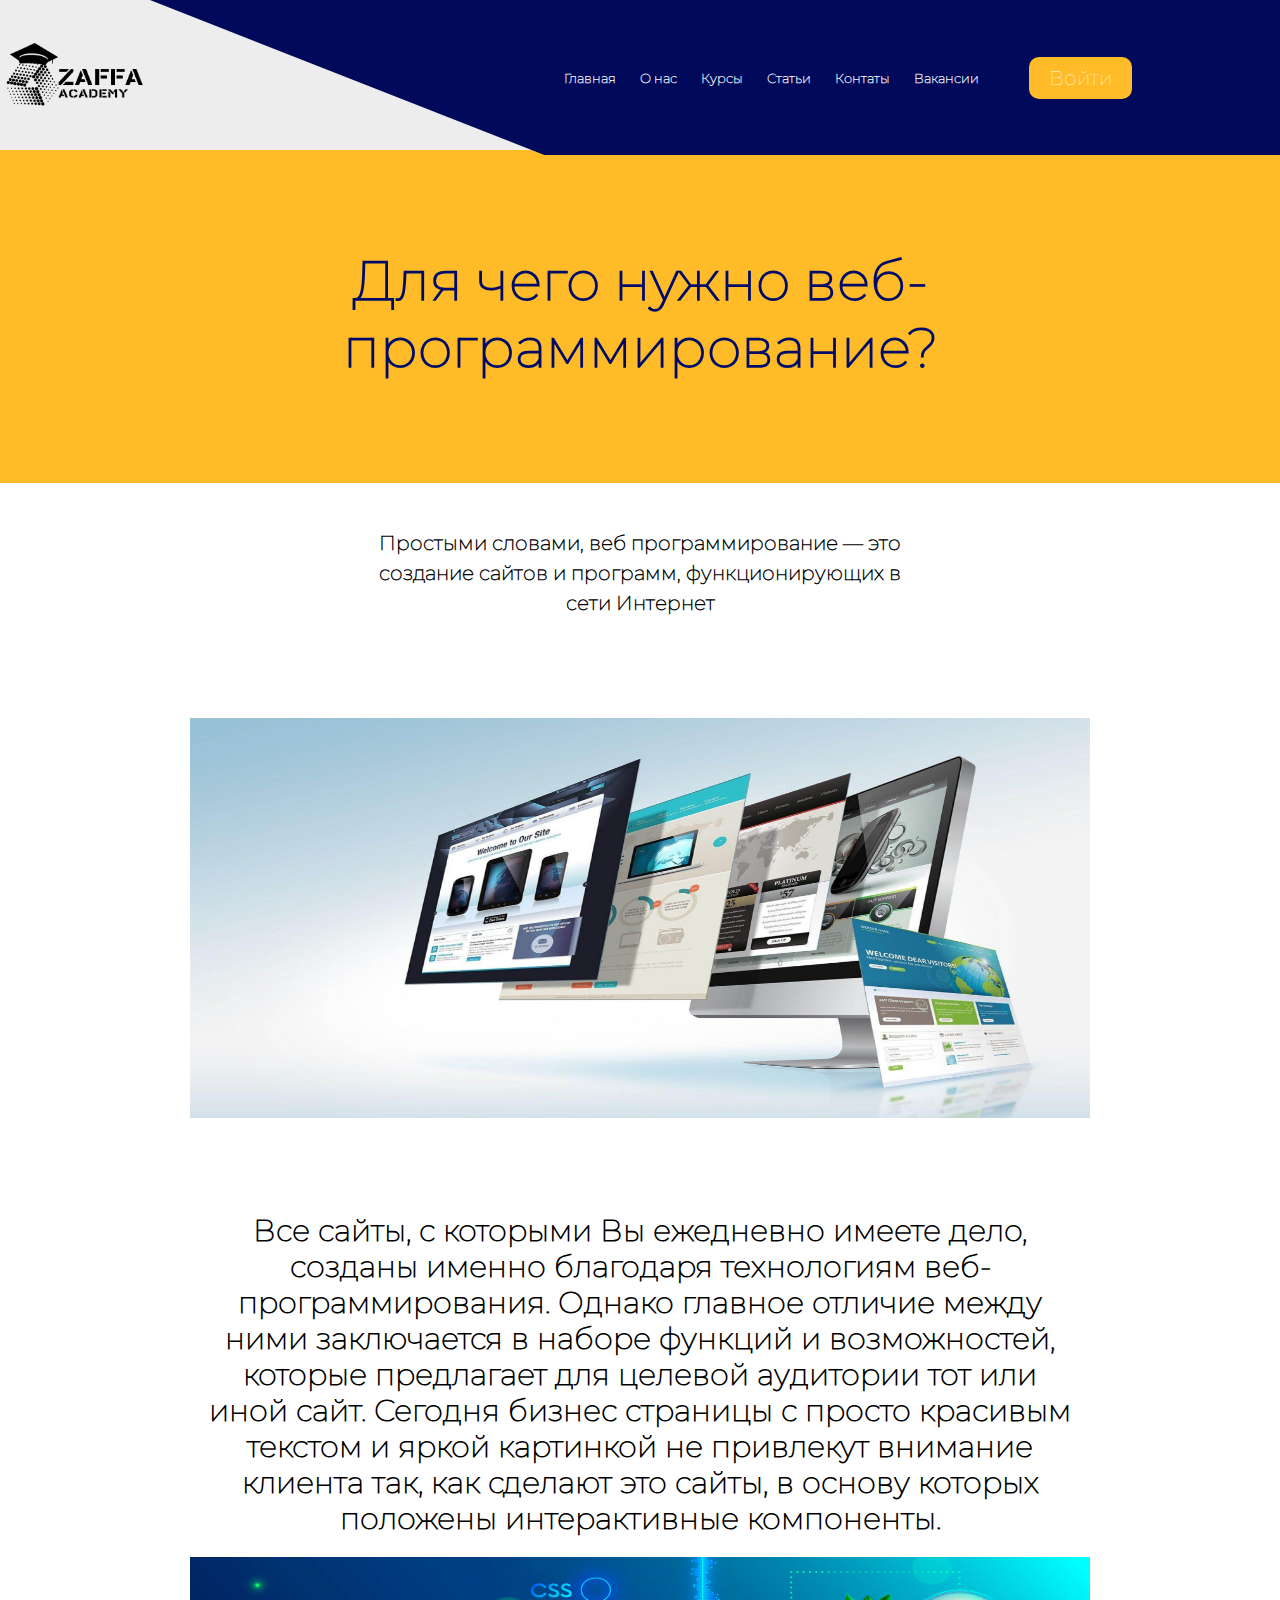
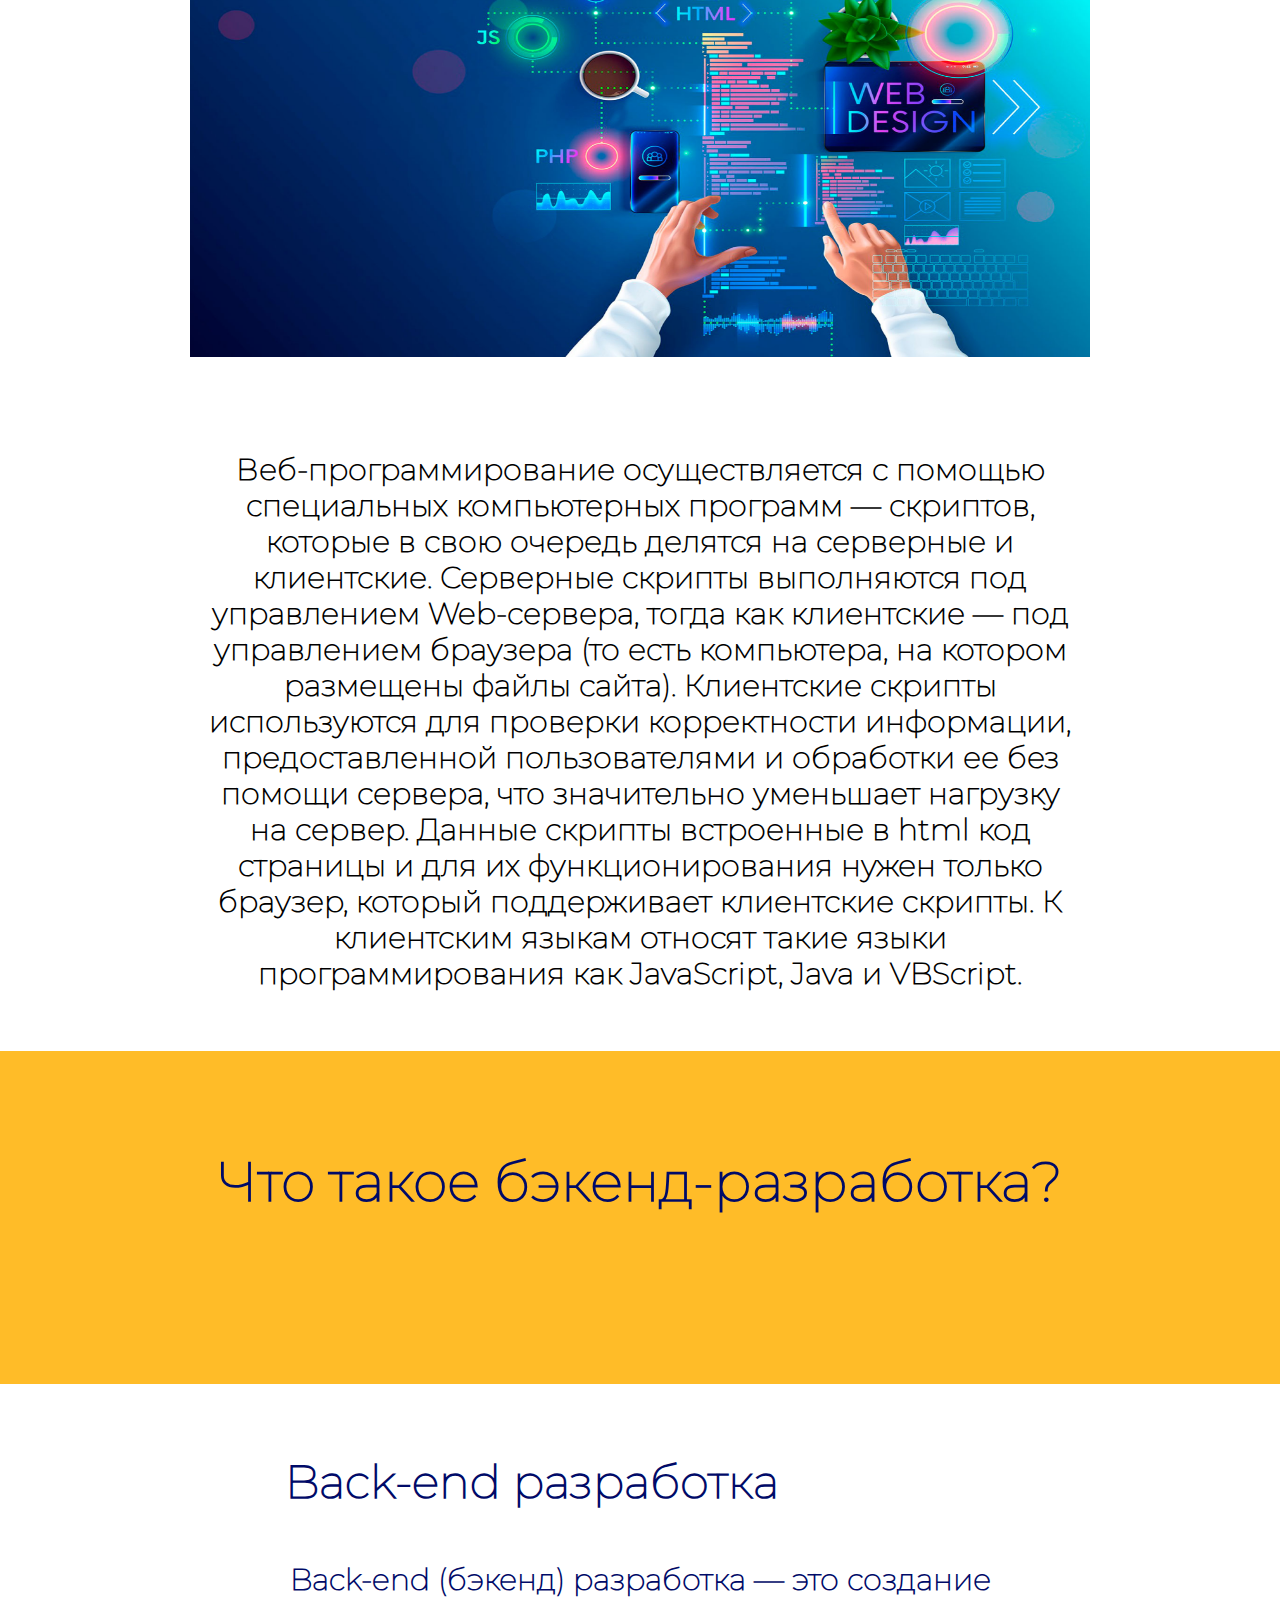
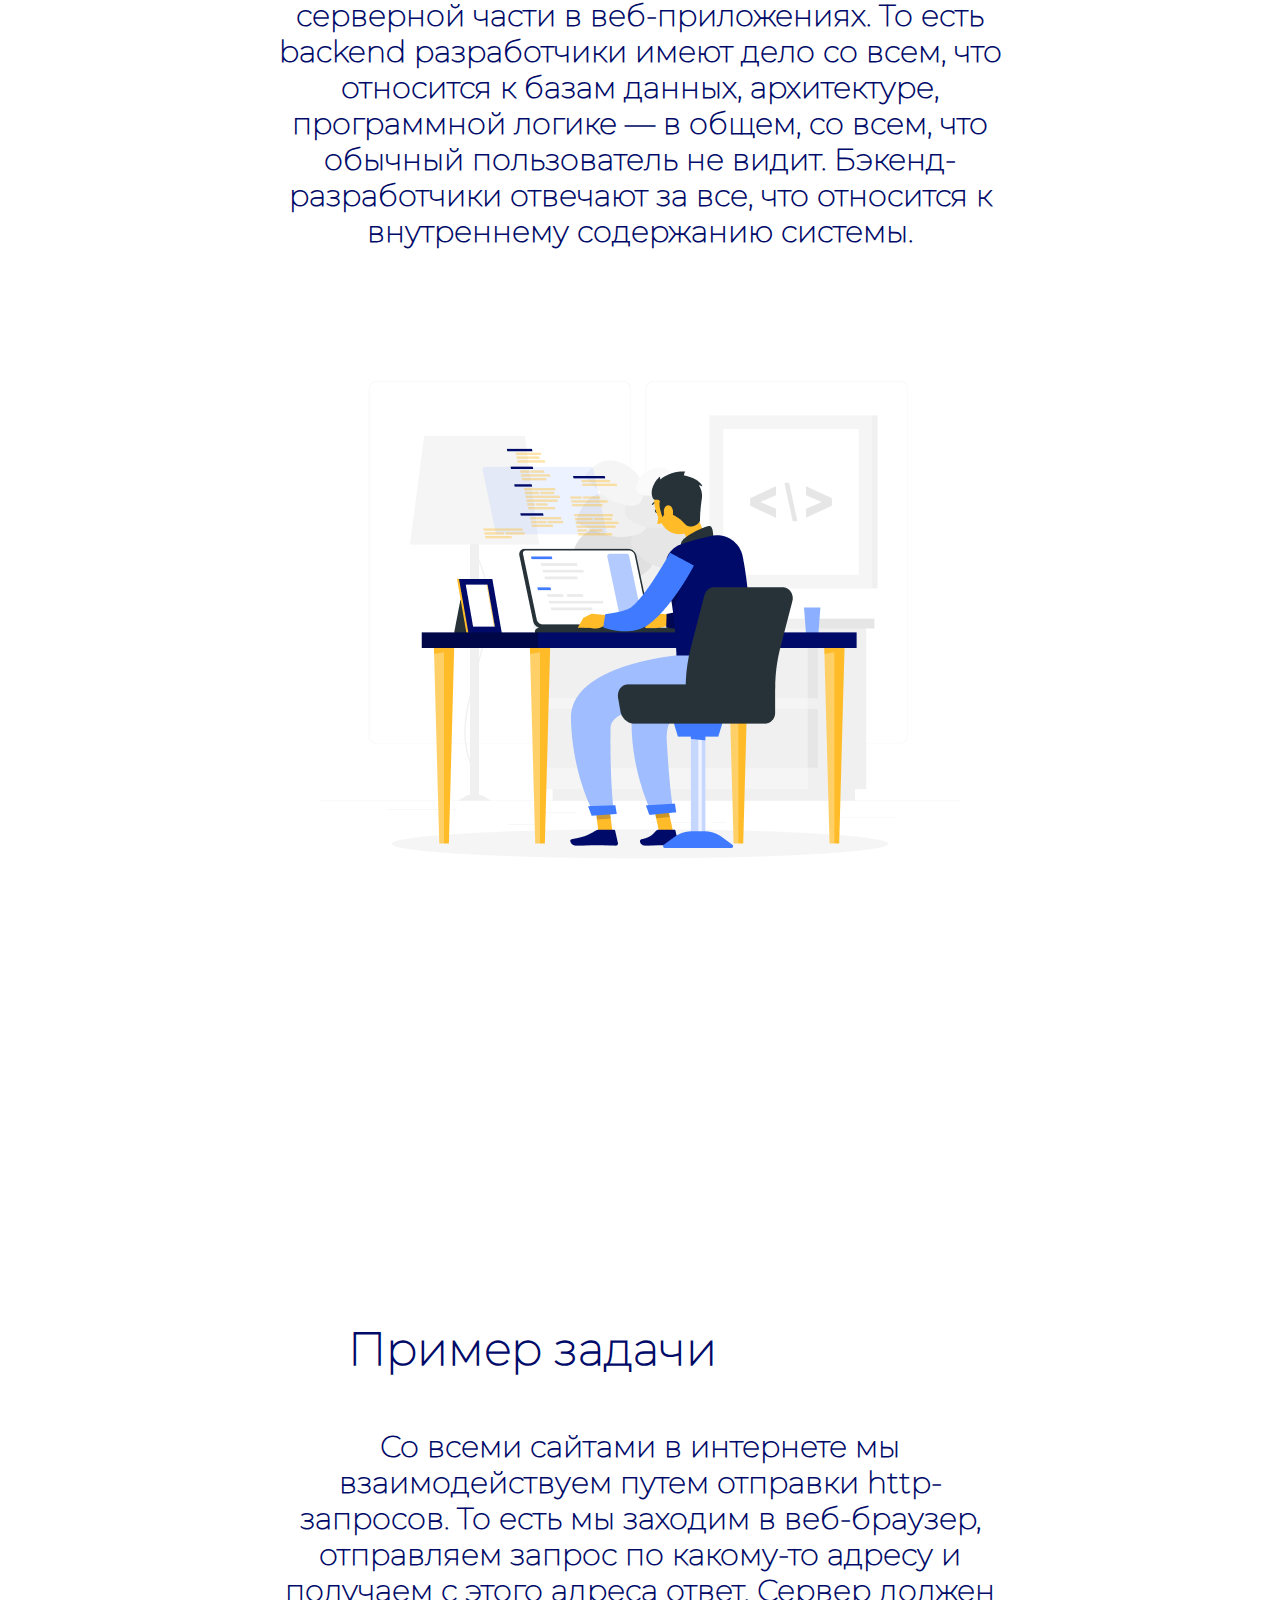
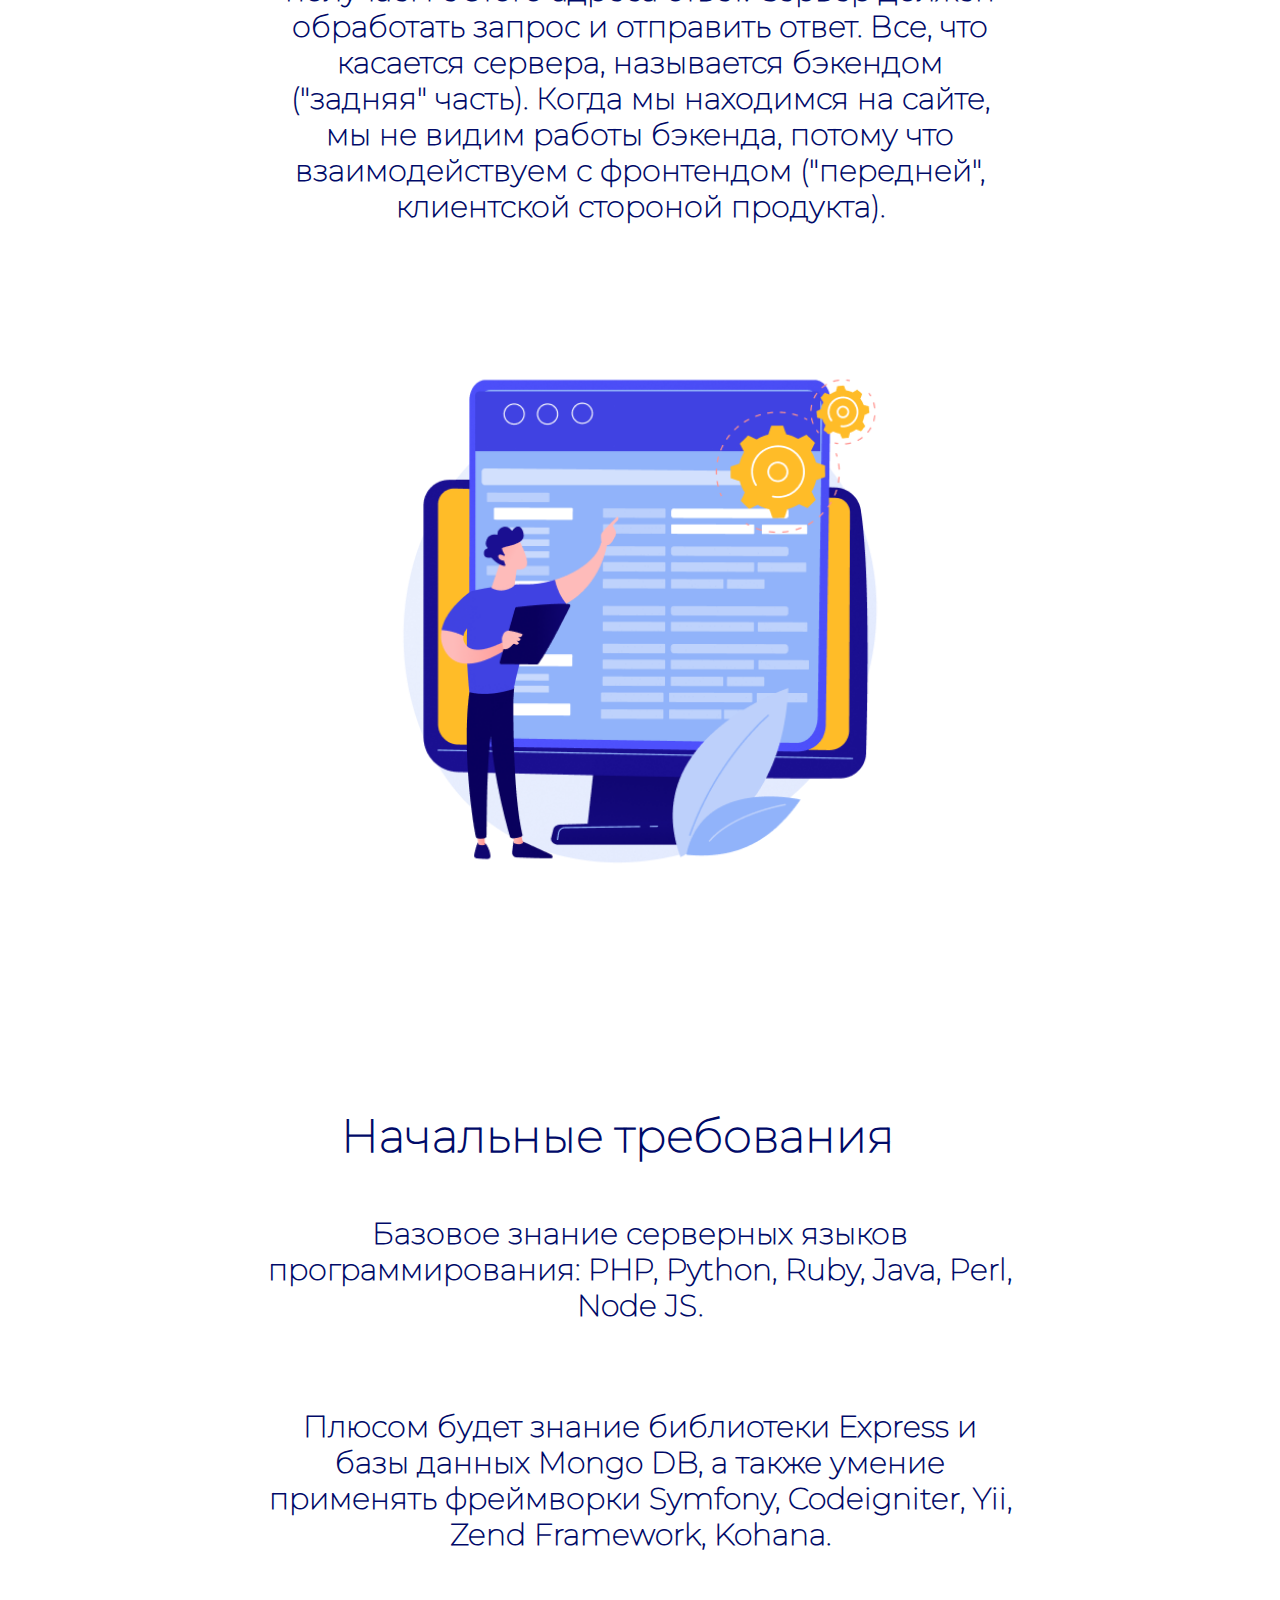
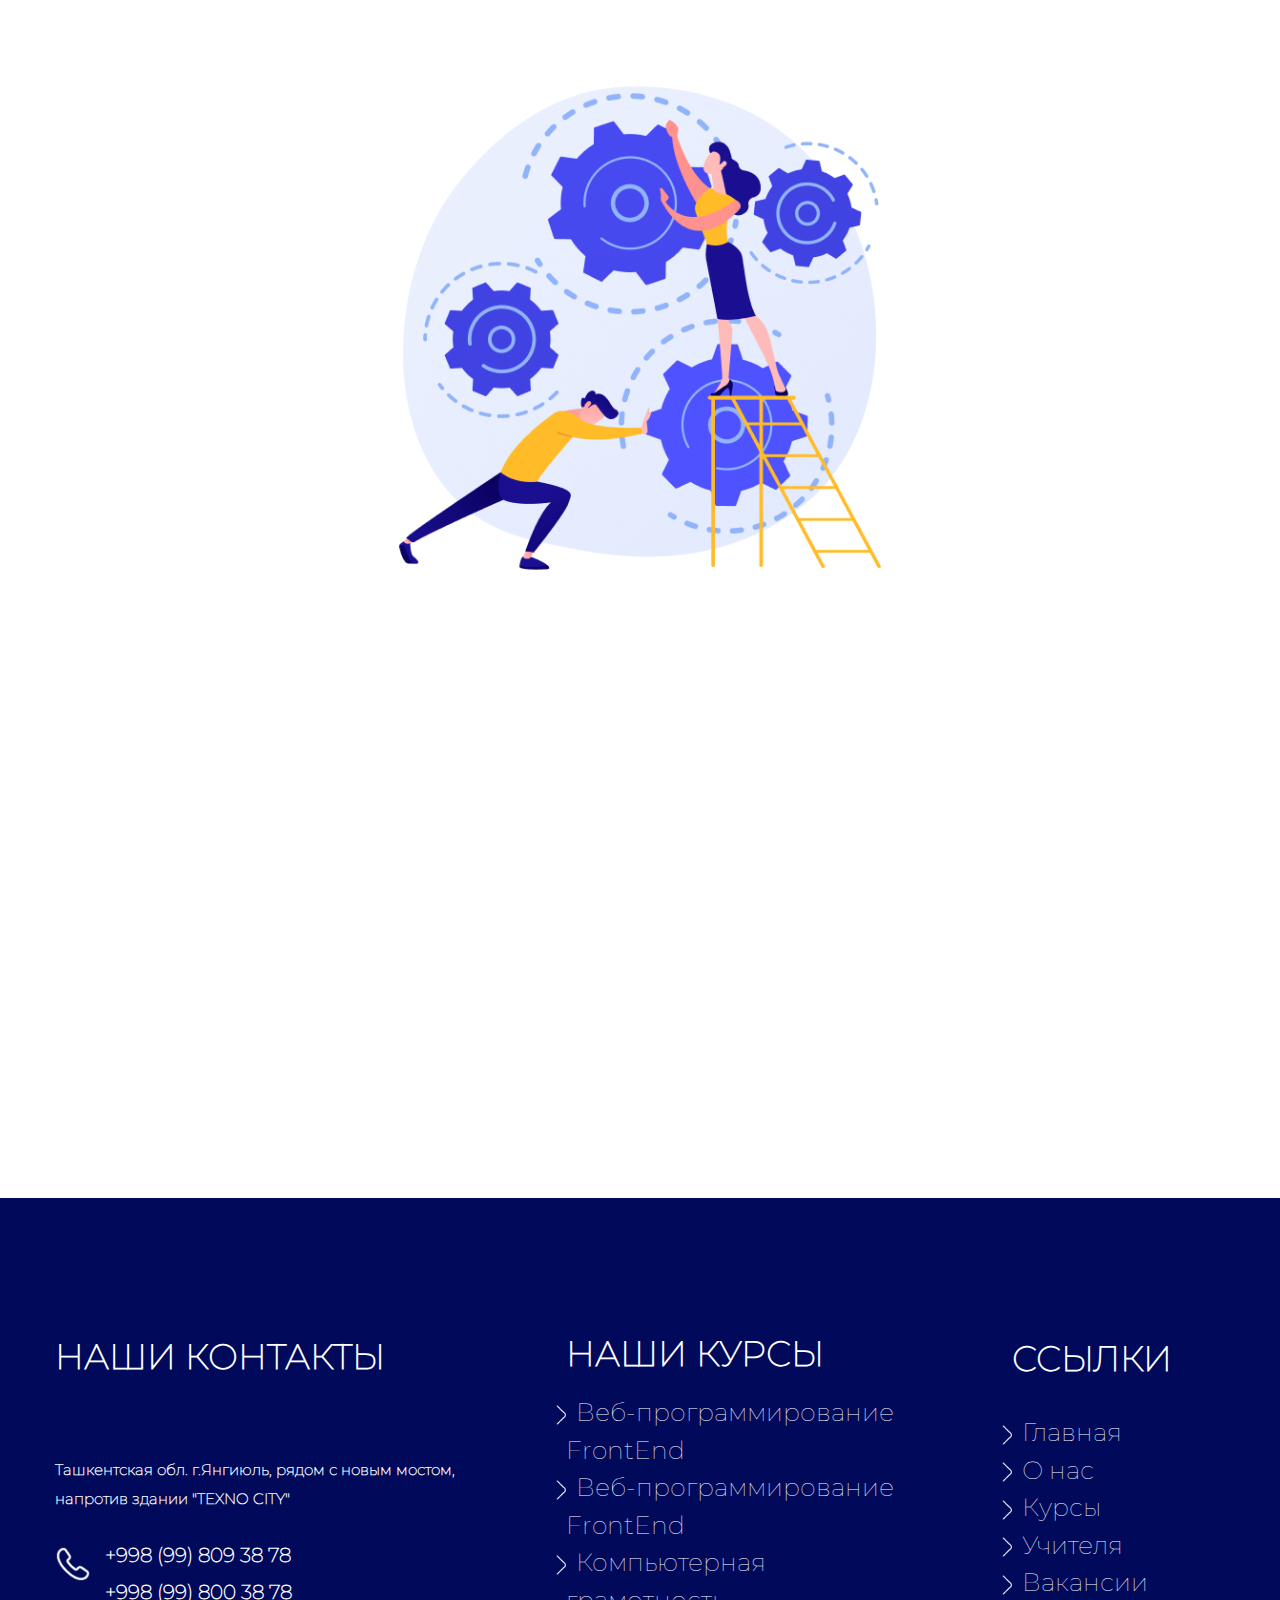
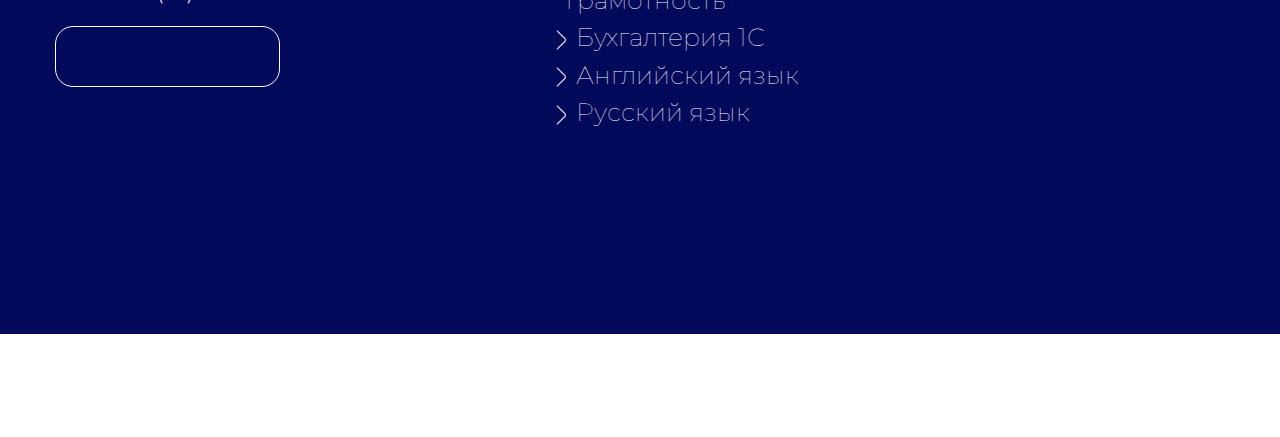
<file: pages/work.html>
<!DOCTYPE html>
<html lang="en">

<!-- Head - START -->

<head>
    <!-- Meta - START -->
    <meta charset="UTF-8">
    <meta name="viewport" content="width=device-width, initial-scale=1.0">
    <!-- Meta - END -->
    <!-- Title - START -->
    <title>ZAFFA</title>
    <!-- Title - END -->
    <!-- Bootstarp - START -->
    <link rel="stylesheet" href="../css/bootstrap.css">
    <!-- Bootstarp - END -->
    <!-- Icon - START -->
    <link rel="icon" href="../img/ZAFFA Logo Icon.png" type="x-icon">
    <!-- Icon - END -->
    <!-- CSS - START -->
    <link rel="stylesheet" href="../css/work.css">
    <!-- CSS - END -->
</head>
<!-- Head - END -->


<!-- Body - START -->

<body>
    <!-- Header - START -->
    <header>
        <!-- Navigation - START  -->
        <nav class="d-flex justify-content-between align-items-center">
            <img src="../img/ZAFFA Logo.png" alt="Logo">
            <div class="header__nav-block">
                <div class="header__nav-bg">
                    <div class="header__bg-bg"></div>
                </div>

                <div class="header__bg">
                    <ul class="d-flex gap-4">
                        <li><a href="../index.html" class="text-decoration-none">Главная</a></li>
                        <li><a href="../pages/about.html" class="text-decoration-none">О нас</a></li>
                        <li><a href="../pages/course.html" class="text-decoration-none">Курсы</a></li>
                        <li><a href="../pages/articles.html" class="text-decoration-none">Статьи</a></li>
                        <li><a href="../pages/contacts.html" class="text-decoration-none">Контаты</a></li>
                        <li><a href="../pages/work.html" class="text-decoration-none">Вакансии</a></li>
                    </ul>

                    <button>Войти</button>
                </div>
            </div>
        </nav>
        <!-- Navigation - END  -->
    </header>
    <!-- Header - END -->

    <!-- Main - START -->
    <main>
        <!-- Work - START -->
        <section class="work__title">
            <h1>
                Для чего нужно
                веб-программирование?
            </h1>
        </section>
        <!-- Work - END -->

        <!-- Text - START -->
        <section class="main__text container">
            <p>
                Простыми словами, веб программирование — это создание сайтов и программ,
                функционирующих в сети Интернет
            </p>
        </section>
        <!-- Text - END -->

        <!-- Main - Block -->
        <section class="main__block container">
            <!-- 1 - Block -->
            <div class="main__info">
                <img src="../img/Web - Frontend.png" alt="Frontend">

                <p>
                    Все сайты, с которыми Вы ежедневно имеете дело, созданы именно благодаря технологиям
                    веб-программирования. Однако главное отличие между ними заключается в наборе функций и возможностей,
                    которые предлагает для целевой аудитории тот или иной сайт. Сегодня бизнес страницы с просто
                    красивым текстом и яркой картинкой не привлекут внимание клиента так, как сделают это сайты, в
                    основу которых положены интерактивные компоненты.
                </p>
            </div>
            <!-- 1 - Block -->

            <!-- 2 - Block -->
            <div class="main__info">
                <img src="../img/Web - Technology.png" alt="Technology">

                <p>
                    Веб-программирование осуществляется с помощью специальных компьютерных программ — скриптов, которые
                    в свою очередь делятся на серверные и клиентские. Серверные скрипты выполняются под управлением
                    Web-сервера, тогда как клиентские — под управлением браузера (то есть компьютера, на котором
                    размещены файлы сайта). Клиентские скрипты используются для проверки корректности информации,
                    предоставленной пользователями и обработки ее без помощи сервера, что значительно уменьшает нагрузку
                    на сервер. Данные скрипты встроенные в html код страницы и для их функционирования нужен только
                    браузер, который поддерживает клиентские скрипты. К клиентским языкам относят такие языки
                    программирования как JavaScript, Java и VBScript.
                </p>
            </div>
            <!-- 2 - Block -->
        </section>
        <!-- Main - Block -->

        <!-- Work - START -->
        <section class="work__title">
            <h1>
                Что такое бэкенд-разработка?
            </h1>
        </section>
        <!-- Work - END -->

        <!-- Backend - START -->
        <section class="backend container">
            <!-- 1 - Block -->
            <div class="backend__content">
                <div class="backend__info">
                    <h2>
                        Back-end разработка
                    </h2>

                    <p>
                        Back-end (бэкенд) разработка — это создание серверной части в веб-приложениях. То есть backend
                        разработчики имеют дело со всем, что относится к базам данных, архитектуре, программной логике —
                        в
                        общем, со всем, что обычный пользователь не видит. Бэкенд-разработчики отвечают за все, что
                        относится к внутреннему содержанию системы.
                    </p>
                </div>

                <div class="backend__img">
                    <img src="../img/Backend - 1.png" alt="Backend">
                </div>
            </div>
            <!-- 1 - Block -->

            <!-- 2 - Block -->
            <div class="backend__content">
                <div class="backend__img">
                    <img src="../img/Backend - 2.png" alt="Backend">
                </div>

                <div class="backend__info">
                    <h2>
                        Пример задачи
                    </h2>

                    <p>
                        Со всеми сайтами в интернете мы взаимодействуем путем отправки http-запросов. То есть мы заходим
                        в веб-браузер, отправляем запрос по какому-то адресу и получаем с этого адреса ответ. Сервер
                        должен обработать запрос и отправить ответ. Все, что касается сервера, называется бэкендом
                        ("задняя" часть). Когда мы находимся на сайте, мы не видим работы бэкенда, потому что
                        взаимодействуем с фронтендом ("передней", клиентской стороной продукта).
                    </p>
                </div>
            </div>
            <!-- 2 - Block -->

            <!-- 3 - Block -->
            <div class="backend__content">
                <div class="backend__info">
                    <h2>
                        Начальные требования
                    </h2>

                    <p class="backend__info-text">
                        Базовое знание серверных языков программирования: PHP, Python, Ruby, Java, Perl, Node JS.
                    </p>

                    <p>
                        Плюсом будет знание библиотеки Express и базы данных Mongo DB, а также умение применять
                        фреймворки Symfony, Codeigniter, Yii, Zend Framework, Kohana.
                    </p>
                </div>

                <div class="backend__img">
                    <img src="../img/Backend - 3.png" alt="Backend">
                </div>
            </div>
            <!-- 3 - Block -->
        </section>
        <!-- Backend - END -->
    </main>
    <!-- Main - END -->

    <!-- Footer - START -->
    <footer>
        <!-- Navigation - START -->
        <section class="footer__nav container">
            <div class="footer__content d-flex flex-column">
                <h2>
                    НАШИ КОНТАКТЫ
                </h2>

                <p>
                    <a
                        href="https://www.google.com/maps/place/Zaffa+Edu+Center+%D0%A3%D0%A7%D0%95%D0%91%D0%9D%D0%AB%D0%99+%D0%A6%D0%95%D0%9D%D0%A2%D0%A0/@39.3325484,48.7063935,4z/data=!4m7!3m6!1s0x38ae7b816d3f999b:0x2a7955e62e0d4137!8m2!3d41.1147356!4d69.0555142!15sCgV6YWZmYZIBD3RyYWluaW5nX2NlbnRlcuABAA!16s%2Fg%2F11jyll62qv?entry=tts&shorturl=1"><i
                            class="fa-solid fa-location-dot"></i>Ташкентская обл. г.Янгиюль, рядом с новым мостом,
                        напротив
                        здании "TEXNO CITY"</a>
                </p>

                <div class="footer__block">
                    <img src="../img/Telephone.png" alt="Telephone" width="36" height="36">
                    <p class="footer__link"><a href="tel:+998 (99) 809 38 78">+998 (99) 809 38 78</a></p>
                    <p class="footer__link"><a href="tel:+998 (99) 800 38 78">+998 (99) 800 38 78</a></p>
                </div>

                <button><a href="https://t.me/ZAFFA_ACADEMY"><i class="fa-brands fa-telegram"></i></a><a
                        href="https://www.instagram.com/zaffa.academy?igshid=MmIzYWVlNDQ5Yg%3D%3D"><i
                            class="fa-brands fa-instagram"></i></a><a href="https://www.youtube.com/@ZAFFA_ACADEMY"><i
                            class="fa-brands fa-youtube"></i></a></button>
            </div>

            <div class="footer__content-nav">
                <h2>
                    НАШИ КУРСЫ
                </h2>

                <ul>
                    <li><a href="#"><img src="../img/Vector.png" alt="Vector">Веб-программирование FrontEnd</a></li>
                    <li><a href="#"><img src="../img/Vector.png" alt="Vector">Веб-программирование FrontEnd</a></li>
                    <li><a href="#"><img src="../img/Vector.png" alt="Vector">Компьютерная грамотность</a></li>
                    <li><a href="#"><img src="../img/Vector.png" alt="Vector">Бухгалтерия 1С</a></li>
                    <li><a href="#"><img src="../img/Vector.png" alt="Vector">Английский язык</a></li>
                    <li><a href="#"><img src="../img/Vector.png" alt="Vector">Русский язык</a></li>
                </ul>
            </div>

            <div class="footer__content-nav">
                <h2 class="footer__nav-link">
                    ССЫЛКИ
                </h2>

                <ul>
                    <li><a href="#"><img src="../img/Vector.png" alt="Vector">Главная</a></li>
                    <li><a href="#"><img src="../img/Vector.png" alt="Vector">О нас</a></li>
                    <li><a href="#"><img src="../img/Vector.png" alt="Vector">Курсы</a></li>
                    <li><a href="#"><img src="../img/Vector.png" alt="Vector">Учителя</a></li>
                    <li><a href="#"><img src="../img/Vector.png" alt="Vector">Вакансии</a></li>
                </ul>
            </div>
        </section>
        <!-- Navigation - END -->
    </footer>
    <!-- Footer - END -->

    <!-- JS - START -->
    <!-- Bootstrap - START -->
    <script src="../js/bootstrap.js"></script>
    <!-- Bootstrap - END -->
    <!-- FontAwesome - START -->
    <script src="../js/fontawesome.js"></script>
    <!-- FontAwesome - END -->
    <!-- JS - END -->
</body>

<!-- Body - End -->
</file>
<file: css/style.css>
@import url(./fonts.css);
* {
  margin: 0;
  padding: 0;
  box-sizing: border-box;
}

ul,
ol {
  list-style: none;
}

a {
  text-decoration: none;
}

.container {
  max-width: 1200px;
  width: 100%;
  margin-left: auto;
  margin-right: auto;
  padding-left: 15px;
  padding-right: 15px;
}

body {
  font-family: "Montserrat";
}

header {
  height: 150px;
  background: #EDEDED;
}
@media (max-width: 900px) {
  header {
    background: #FFBC28;
    height: 450px;
  }
}
@media (max-width: 1500px) {
  header nav {
    position: relative;
    top: 100px;
  }
}
@media (max-width: 900px) {
  header nav {
    display: flex;
    justify-content: center;
    align-items: center;
    flex-direction: column;
    position: relative;
    top: 200px;
  }
}
header nav img {
  margin-top: -100px;
}
@media (max-width: 1500px) {
  header nav img {
    margin-top: -200px;
  }
}
header .header__nav-bg {
  position: relative;
  left: -200px;
}
@media (max-width: 1250px) {
  header .header__nav-bg {
    position: relative;
    left: 10px;
  }
}
@media (max-width: 900px) {
  header .header__nav-bg {
    display: flex;
    justify-content: center;
    align-items: center;
    margin-left: auto;
    margin-right: auto;
    position: relative;
  }
}
header .header__nav-bg .header__bg-bg {
  background: #FFBC28;
  display: flex;
  justify-content: center;
  align-items: center;
  width: 450px;
  height: 92px;
  -webkit-clip-path: polygon(0 0, 100% 0, 100% 100%, 33% 100%);
          clip-path: polygon(0 0, 100% 0, 100% 100%, 33% 100%);
}
@media (max-width: 1500px) {
  header .header__nav-bg .header__bg-bg {
    display: none;
  }
}
header .header__bg {
  background: #00095A;
  display: flex;
  justify-content: center;
  align-items: center;
  position: relative;
  top: -100px;
  width: 1195px;
  height: 155px;
  -webkit-clip-path: polygon(0 0, 100% 0, 100% 100%, 33% 100%);
          clip-path: polygon(0 0, 100% 0, 100% 100%, 33% 100%);
}
@media (max-width: 1200px) {
  header .header__bg {
    width: 800px;
  }
}
@media (max-width: 900px) {
  header .header__bg {
    position: relative;
    left: -25px;
    flex-direction: column;
    -webkit-clip-path: none;
            clip-path: none;
    width: 0px;
  }
}
header nav img {
  width: 150px;
}
header nav ul {
  margin-left: 150px;
}
@media (max-width: 1200px) {
  header nav ul {
    margin-left: 70px;
  }
}
@media (max-width: 900px) {
  header nav ul {
    flex-direction: column;
    text-align: center;
    margin-top: 400px;
    margin-bottom: 20px;
  }
}
header nav ul li a {
  width: 86px;
  height: 24px;
  font-weight: 700;
  font-size: 20px;
  line-height: 24px;
  color: white;
  transition: 0.2s linear;
}
@media (max-width: 1370px) {
  header nav ul li a {
    font-size: 13px;
  }
}
header nav ul li a:hover {
  color: #FFBC28;
  transition: 0.2s linear;
}
@media (max-width: 900px) {
  header nav ul li a:hover {
    color: #00095A;
  }
}
header button {
  width: 103px;
  height: 42px;
  background: #FFBC28;
  border: none;
  border-radius: 10px;
  color: white;
  font-size: 20px;
  font-weight: 400;
  cursor: pointer;
  position: relative;
  left: 50px;
  transition: 0.2s linear;
}
@media (max-width: 1200px) {
  header button {
    width: 80px;
  }
}
@media (max-width: 900px) {
  header button {
    display: flex;
    justify-content: center;
    align-items: center;
    flex-direction: column;
    margin-left: auto;
    margin-right: auto;
    background: #00095A;
    margin-left: -55px;
    text-align: center !important;
  }
}
header button:hover {
  background: white;
  color: #000000;
  transition: 0.2s linear;
}

main .main__content {
  margin-top: 150px;
}
@media (max-width: 767px) {
  main .main__content {
    text-align: center !important;
  }
}
main .main__content h1 {
  width: 526px;
  height: 201px;
  font-family: "Montserrat";
  font-size: 55px;
  font-weight: 700;
  line-height: 67px;
  color: #000000;
}
@media (max-width: 550px) {
  main .main__content h1 {
    width: 300px !important;
    font-size: 40px;
    text-align: center;
    margin-left: auto;
    margin-right: auto;
  }
}
@media (max-width: 545px) {
  main .main__content h1 {
    font-size: 20px;
    text-align: center;
  }
}
main .main__content h1 span {
  font-family: "Montserrat";
  font-size: 55px;
  font-weight: 700;
  line-height: 67px;
  color: #F19100;
}
@media (max-width: 545px) {
  main .main__content h1 span {
    font-size: 20px;
    text-align: center;
  }
}
main .main__content p {
  width: 537px;
  height: 48px;
  font-family: "Montserrat";
  font-size: 20px;
  font-weight: 700;
  line-height: 24px;
  color: #000000;
  margin-top: 20px;
  margin-bottom: 70px;
}
@media (max-width: 550px) {
  main .main__content p {
    width: 300px !important;
    font-size: 20px;
    text-align: center;
    margin-left: auto;
    margin-right: auto;
  }
}
main .main__content .main__btns button {
  width: 253px;
  height: 63px;
  background: #00095A;
  border: none;
  border-radius: 10px;
  font-family: "Montserrat";
  font-size: 20px;
  font-weight: 500;
  line-height: 24.38px;
  color: #FFFFFF;
}
@media (max-width: 534px) {
  main .main__content .main__btns button {
    width: 200px;
  }
}
@media (max-width: 429px) {
  main .main__content .main__btns button {
    width: 190px;
  }
}
@media (max-width: 408px) {
  main .main__content .main__btns button {
    width: 150px;
    font-size: 15px;
  }
}
@media (max-width: 329px) {
  main .main__content .main__btns button {
    width: 140px;
    font-size: 15px;
  }
}
main .main__content .main__btns button:hover {
  border: 1px solid #00095A;
  background: none;
  color: #000000;
  font-weight: 700;
  transition: 0.2s linear;
}
main .main__content .main__btns button:nth-last-of-type(1) {
  background: #FFBC28;
}
main .main__content .main__btns button:hover:nth-last-of-type(1) {
  border: 1px solid #FFBC28;
  background: none;
  color: #000000;
  font-weight: 700;
  transition: 0.2s linear;
}
main .zaffa-logo {
  width: 556px;
  height: 320px;
  display: flex;
  justify-content: center;
  align-items: center;
  background: #FFBC28;
  border-radius: 20px;
  border: 2px solid #FFFFFF;
  rotate: 9.31;
  position: relative;
  left: 350px;
  top: -350px;
}
@media (max-width: 1370px) {
  main .zaffa-logo {
    width: 400px !important;
  }
}
@media (max-width: 1090px) {
  main .zaffa-logo {
    display: none;
  }
}
main .people {
  display: flex;
}
@media (max-width: 1090px) {
  main .people {
    margin-top: 150px;
  }
}
@media (max-width: 767px) {
  main .people {
    margin-left: -10px;
  }
}
@media (max-width: 1399px) {
  main .people .people__content {
    text-align: center;
  }
}
@media (max-width: 1201px) {
  main .people .people__content {
    margin-top: 550px;
    position: relative;
    left: 250px;
    text-align: center !important;
  }
}
@media (max-width: 1101px) {
  main .people .people__content {
    margin-top: 550px;
    position: relative;
    left: 140px;
    text-align: center !important;
  }
}
@media (max-width: 991px) {
  main .people .people__content {
    margin-top: 550px;
    position: relative;
    left: 70px;
    text-align: center !important;
  }
}
@media (max-width: 750px) {
  main .people .people__content {
    position: relative;
    left: 50px;
    top: -250px;
  }
}
@media (max-width: 730px) {
  main .people .people__content {
    position: relative;
    left: 30px;
  }
}
@media (max-width: 660px) {
  main .people .people__content {
    margin-left: auto;
    margin-right: auto;
  }
}
main .people .people__content h1 {
  width: 632px;
  height: 67px;
  font-family: "Montserrat";
  font-size: 55px;
  font-weight: 800;
  line-height: 67.05px;
  color: #000A68;
}
@media (max-width: 767px) {
  main .people .people__content h1 {
    font-size: 20px;
    text-align: center;
  }
}
@media (max-width: 650px) {
  main .people .people__content h1 {
    font-size: 20px;
    width: 300px;
    text-align: center;
    margin-left: auto;
    margin-right: auto;
  }
}
main .people .people__content h1 span {
  font-family: "Montserrat";
  font-size: 55px;
  font-weight: 700;
  line-height: 67.05px;
  color: #F19100;
}
@media (max-width: 767px) {
  main .people .people__content h1 span {
    font-size: 20px;
    text-align: center;
  }
}
main .people .people__content h2 {
  width: 625px;
  height: 136px;
  font-family: "Montserrat";
  font-size: 28px;
  font-weight: 700;
  line-height: 34.13px;
  color: #000000;
  margin-top: 40px;
  margin-bottom: 40px;
}
@media (max-width: 767px) {
  main .people .people__content h2 {
    font-size: 20px;
    text-align: center;
  }
}
@media (max-width: 650px) {
  main .people .people__content h2 {
    font-size: 20px;
    width: 300px;
    text-align: center;
  }
}
@media (max-width: 330px) {
  main .people .people__content h2 {
    text-align: center;
    position: relative;
    left: -20px;
  }
}
main .people .people__content h3 {
  width: 675px;
  height: 56px;
  font-family: "Montserrat";
  font-size: 23px;
  font-weight: 700;
  line-height: 28.04px;
  color: #000000;
}
@media (max-width: 767px) {
  main .people .people__content h3 {
    font-size: 20px;
    text-align: center;
  }
}
@media (max-width: 650px) {
  main .people .people__content h3 {
    font-size: 20px;
    width: 300px;
    text-align: center;
  }
}
@media (max-width: 330px) {
  main .people .people__content h3 {
    text-align: center;
    position: relative;
    left: -20px;
  }
}
main .people .people__block {
  margin-top: -100px;
}
@media (max-width: 1399px) {
  main .people .people__block img {
    width: 500px;
  }
}
@media (max-width: 1201px) {
  main .people .people__block img {
    width: 650px;
    margin-left: -400px;
  }
}
@media (max-width: 1101px) {
  main .people .people__block img {
    width: 500px;
    margin-left: -400px;
  }
}
@media (max-width: 991px) {
  main .people .people__block img {
    width: 400px;
    margin-left: -500px;
  }
}
@media (max-width: 600px) {
  main .people .people__block img {
    width: 300px;
    margin-left: -270px;
  }
}
@media (max-width: 330px) {
  main .people .people__block img {
    margin-left: -300px;
  }
}
main .course__title {
  display: flex;
  justify-content: center;
  align-items: center;
}
@media (max-width: 767px) {
  main .course__title {
    margin-top: -20px;
  }
}
main .course__title h2 {
  width: 372px;
  height: 67px;
  font-family: "Montserrat";
  font-size: 55px;
  font-weight: 700;
  line-height: 67.05px;
  color: #00095A;
}
@media (max-width: 767px) {
  main .course__title h2 {
    font-size: 30px;
  }
}
main .course__title span {
  font-family: "Montserrat";
  font-size: 55px;
  font-weight: 700;
  line-height: 67.05px;
  color: #F19100;
}
@media (max-width: 767px) {
  main .course__title span {
    font-size: 30px;
  }
}
main .course__content {
  display: grid;
  grid-template-columns: repeat(3, 6fr);
  place-items: center;
}
@media (max-width: 991px) {
  main .course__content {
    grid-template-columns: repeat(2, 6fr);
  }
}
@media (max-width: 767px) {
  main .course__content {
    gap: 30px;
  }
}
@media (max-width: 750px) {
  main .course__content {
    grid-template-columns: repeat(1, 6fr);
  }
}
main .course__content .course__info {
  width: 287px;
  height: 300px;
  border: 2px solid #270098;
  background: rgba(255, 255, 255, 0.3019607843);
  display: flex;
  justify-content: center;
  align-items: center;
  flex-direction: column;
  border-radius: 10px;
  margin-top: 50px;
  transition: 0.2s linear;
}
@media (max-width: 490px) {
  main .course__content .course__info {
    width: 300px;
    height: 300px;
  }
}
main .course__content .course__info h2 {
  width: 266px;
  height: 37px;
  font-family: "Montserrat";
  font-size: 30px;
  font-weight: 700;
  line-height: 36px;
  color: #00095A;
  position: relative;
  left: 15px;
}
main .course__content .course__info .course__info-info {
  display: flex;
  justify-content: center;
  align-items: center;
}
main .course__content .course__info .course__info-info .course__info-bg {
  width: 43px;
  height: 43px;
}
main .course__content .course__info .course__info-info .course__info-icon {
  width: 22px;
  height: 22px;
  margin-left: 150px;
}
main .course__content .course__info .course__info-info p {
  width: 29px;
  height: 22px;
  font-family: "Montserrat";
  font-size: 18px;
  font-weight: 700;
  line-height: 21px;
  color: #000000;
  position: relative;
  top: 10px;
  left: 10px;
}
main .course__content .course__info .course__block {
  display: flex;
  justify-content: center;
  align-items: center;
  transition: 0.2s linear;
}
main .course__content .course__info .course__block img {
  width: 30px;
  height: 30px;
  color: #000A68;
}
main .course__content .course__info .course__block p {
  width: 200px;
  height: 24px;
  font-family: "Montserrat";
  font-weight: 700;
  font-size: 20px;
  color: #000000;
  position: relative;
  top: 5px;
  left: 10px;
}
main .course__content .course__info button {
  border: none;
  background: none;
  width: 136px;
  height: 27px;
  font-family: "Montserrat";
  font-size: 22px;
  font-weight: 700;
  line-height: 26.82px;
  color: #000000;
  margin-left: -70px;
}
main .course__content .course__info .btn__img {
  position: relative;
  left: 50px;
}
main .course__content .course__info:hover {
  background-image: url(../img/Front-end.jpg);
  background-repeat: no-repeat;
  background-size: cover;
  background-position: center;
  width: 400px;
  height: 300px;
  transition: 0.2s linear;
}
main .course__content .course__info:hover .course__block:nth-last-of-type(2) {
  position: relative;
  left: 120px;
  top: -30px;
  transition: 0.2s linear;
}
@media (max-width: 490px) {
  main .course__content .course__info:hover .course__block:nth-last-of-type(2) {
    position: relative;
    left: -10px;
    top: 10px;
  }
}
main .course__content .course__info:hover .course__block:nth-last-of-type(3) {
  position: relative;
  left: -60px;
  top: 30px;
  transition: 0.2s linear;
}
@media (max-width: 490px) {
  main .course__content .course__info:hover .course__block:nth-last-of-type(3) {
    position: relative;
    left: -10px;
  }
}
@media (max-width: 490px) {
  main .course__content .course__info:hover {
    width: 300px;
    height: 300px;
  }
}
main .course__content .course__info-bg:nth-last-of-type(2) {
  width: 100px;
  height: 200px;
  border-radius: 50%;
}
main .course__content h2:nth-last-of-type(1) {
  width: 300px;
  font-size: 22px;
}
main .course__content .course__info:hover:nth-last-of-type(1) {
  background-image: url(../img/Russian-Bg.jpg);
}
main .course__content .course__info:hover:nth-last-of-type(2) {
  background-image: url(../img/English-Bg.jpg);
}
main .course__content .course__info:hover:nth-last-of-type(3) {
  background-image: url(../img/Accounting.jpg);
}
main .course__content .course__info:hover:nth-last-of-type(4) {
  background-image: url(../img/Computer-Bg.png);
}
main .course__content .course__info:hover:nth-last-of-type(5) {
  background-image: url(../img/Back-end.jpg);
}
main .text__title {
  display: flex;
  justify-content: center;
  align-items: center;
  margin-top: 50px;
}
main .text__title h2 {
  width: 796px;
  height: 67px;
  font-family: "Montserrat";
  font-size: 55px;
  font-weight: 700;
  line-height: 67px;
  color: #F19100;
  text-align: center;
}
@media (max-width: 420px) {
  main .text__title h2 {
    font-size: 40px;
  }
}
main .text__title span {
  width: 796px;
  height: 67px;
  font-family: "Montserrat";
  font-size: 55px;
  font-weight: 700;
  line-height: 67px;
  color: #000A68;
  text-align: center;
}
@media (max-width: 420px) {
  main .text__title span {
    font-size: 40px;
  }
}
main .number {
  background: #000A68;
  margin-top: 50px;
}
@media (max-width: 991px) {
  main .number {
    position: relative;
    top: 50px;
  }
}
main .number .numbers {
  display: grid;
  grid-template-columns: repeat(4, 1fr);
  place-items: center;
}
@media (max-width: 1999px) {
  main .number .numbers {
    grid-template-columns: repeat(2, 4fr);
    gap: 30px;
  }
}
@media (max-width: 560px) {
  main .number .numbers {
    grid-template-columns: repeat(1, 4fr);
    place-items: center;
    text-align: center;
  }
}
main .number .numbers .number__content {
  display: flex;
  justify-content: center;
  align-items: center;
  flex-direction: column;
}
main .number .numbers .number__content .number__title-1 {
  position: relative;
  left: -40px;
}
@media (max-width: 560px) {
  main .number .numbers .number__content .number__title-1 {
    position: relative;
    left: 10px;
  }
}
main .number .numbers .number__content .number__title-2 {
  position: relative;
  left: -70px;
}
main .number .numbers .number__content h2 {
  width: 130px;
  height: 110px;
  font-family: "Montserrat";
  font-size: 90px;
  font-weight: 700;
  line-height: 109px;
  color: #FFBC28;
}
main .number .numbers .number__content p {
  width: 250px;
  height: 51px;
  font-family: "Montserrat";
  font-size: 42px;
  font-weight: 700;
  line-height: 51px;
  color: #FFFFFF;
}
main .info {
  margin-top: 70px;
}
main .info .info__title {
  display: flex;
  justify-content: center;
  align-items: center;
}
main .info .info__title h2 {
  width: 811px;
  height: 67px;
  font-family: "Montserrat";
  font-size: 55px;
  font-weight: 700;
  line-height: 67px;
  text-align: center;
  color: #000A68;
}
@media (max-width: 490px) {
  main .info .info__title h2 {
    font-size: 40px;
  }
}
@media (max-width: 360px) {
  main .info .info__title h2 {
    font-size: 30px;
  }
}
main .info .info__title span {
  width: 811px;
  height: 67px;
  font-family: "Montserrat";
  font-size: 55px;
  font-weight: 700;
  line-height: 67px;
  text-align: center;
  color: #F19100;
}
@media (max-width: 490px) {
  main .info .info__title span {
    font-size: 40px;
  }
}
@media (max-width: 360px) {
  main .info .info__title span {
    font-size: 30px;
  }
}
main .info .info__info {
  display: grid;
  grid-template-columns: repeat(2, 4fr);
  gap: 30px;
  place-items: center;
  margin-top: 122px;
}
@media (max-width: 1130px) {
  main .info .info__info {
    grid-template-columns: repeat(1, 4fr);
    gap: 40px;
  }
}
@media (max-width: 1130px) {
  main .info .info__info {
    grid-template-columns: repeat(1, 4fr);
    gap: 40px;
  }
}
main .info .info__info .info__bg input {
  background: #F19100;
  border: none;
  border-radius: 0px 0px 15px 15px;
  position: relative;
  left: 150px;
  transition: 0.2s linear;
}
@media (max-width: 500px) {
  main .info .info__info .info__bg input {
    position: relative;
    left: 90px;
  }
}
@media (max-width: 410px) {
  main .info .info__info .info__bg input {
    width: 150px;
    height: 25px;
    position: relative;
    left: 80px;
  }
}
main .info .info__info .info__content {
  width: 490px;
  height: 390px;
  border: none;
  border-radius: 20px;
  background: #FFFFFF;
  transition: 0.2s linear;
  box-shadow: 0px 0px 30px rgba(0, 0, 0, 0.1019607843);
}
@media (max-width: 540px) {
  main .info .info__info .info__content {
    width: 450px;
    height: 300px;
  }
}
@media (max-width: 500px) {
  main .info .info__info .info__content {
    width: 300px;
    height: 360px;
  }
}
@media (max-width: 410px) {
  main .info .info__info .info__content {
    width: 300px;
    height: 400px;
    margin-left: -15px;
  }
}
main .info .info__info .info__content .info__block {
  position: relative;
  top: 40px;
  left: 30px;
}
main .info .info__info .info__content .info__block h2 {
  width: 384px;
  height: 29px;
  font-family: "Montserrat";
  font-size: 26px;
  font-weight: 700;
  line-height: 31px;
  text-align: left;
  color: #000000;
}
@media (max-width: 500px) {
  main .info .info__info .info__content .info__block h2 {
    position: relative;
    left: -70px;
    font-size: 20px;
    text-align: center;
  }
}
@media (max-width: 410px) {
  main .info .info__info .info__content .info__block h2 {
    position: relative;
    left: -70px;
    font-size: 17px;
    text-align: center;
  }
}
main .info .info__info .info__content .info__block p {
  width: 425px;
  height: 215px;
  font-family: "Montserrat";
  font-size: 21px;
  font-weight: 700;
  line-height: 31px;
  text-align: left;
  color: #000000;
  margin-top: 20px;
}
@media (max-width: 540px) {
  main .info .info__info .info__content .info__block p {
    width: 400px;
    font-size: 15px;
  }
}
@media (max-width: 500px) {
  main .info .info__info .info__content .info__block p {
    width: 270px;
    position: relative;
    left: -20px;
    font-size: 13px;
    text-align: center;
  }
}
@media (max-width: 410px) {
  main .info .info__info .info__content .info__block p {
    width: 200px;
    position: relative;
    left: 20px;
    font-size: 10px;
    text-align: center;
  }
}
@media (max-width: 370px) {
  main .info .info__info .info__content .info__block p {
    width: 220px;
  }
}
main .info .info__info .info__content:hover {
  box-shadow: 10px 20px 10px 1px rgba(0, 0, 0, 0.1019607843);
  transition: 0.2s linear;
}
main .info .info__info input:hover {
  border: none;
  background: #00095A;
  transition: 0.2s linear;
}
main .web {
  margin-top: 89px;
}
main .web .web__title h2 {
  font-family: "Montserrat";
  font-size: 55px;
  font-weight: 700;
  line-height: 67px;
  text-align: center;
  color: #000A68;
}
main .web .web__title span {
  font-family: "Montserrat";
  font-size: 55px;
  font-weight: 700;
  line-height: 67px;
  color: #F19100;
}
main .web .web__content {
  display: grid;
  grid-template-columns: repeat(3, 3fr);
  place-items: center;
  gap: 20px;
}
@media (max-width: 1342px) {
  main .web .web__content {
    grid-template-columns: repeat(1, 3fr);
  }
}
@media (max-width: 820px) {
  main .web .web__content {
    grid-template-columns: repeat(1, 3fr);
  }
}
main .web .web__content .web__info {
  width: 370px;
  height: 410px;
  background: #F5F5F5;
  border: none;
  border-radius: 25px;
  transition: 0.2s linear;
  margin-top: 111px;
}
@media (max-width: 380px) {
  main .web .web__content .web__info {
    width: 300px;
    height: 300px;
  }
}
main .web .web__content .web__info p {
  width: 253px;
  height: 53px;
  font-family: "Montserrat";
  font-size: 22px;
  font-weight: 700;
  line-height: 26px;
  text-align: left;
  color: #252525;
  position: relative;
  top: 50px;
  left: 20px;
}
@media (max-width: 380px) {
  main .web .web__content .web__info p {
    text-align: center;
  }
}
main .web .web__content .web__info img {
  position: relative;
  top: 50px;
}
@media (max-width: 380px) {
  main .web .web__content .web__info img {
    width: 200px;
  }
}
main .web .web__content .web__info:hover {
  border: 3px solid #00095A;
  transition: 0.2s linear;
}
main .web .web__content .web__info:nth-of-type(1) img {
  position: relative;
  left: 20px;
}
main .web .web__content .web__info:nth-of-type(2) img {
  position: relative;
  left: 20px;
}
main .web .web__content .web__info:nth-of-type(3) img {
  position: relative;
  left: 50px;
}
@media (max-width: 1200px) {
  main .contacts {
    position: relative;
    left: -120px;
  }
}
@media (max-width: 1090px) {
  main .contacts {
    position: relative;
    left: -100px;
  }
}
@media (max-width: 900px) {
  main .contacts {
    position: relative;
    left: 30px;
  }
}
@media (max-width: 350px) {
  main .contacts {
    position: relative;
    left: 10px;
  }
}
main .contacts .contacts__content {
  margin-top: 163px;
}
@media (max-width: 2190px) {
  main .contacts .contacts__content {
    display: flex;
    justify-content: center;
    align-items: center;
    flex-direction: column;
  }
}
@media (max-width: 1200px) {
  main .contacts .contacts__content {
    position: relative;
    left: -20px;
  }
}
main .contacts .contacts__content h2 {
  width: 427px;
  height: 61px;
  font-family: "Montserrat";
  font-size: 50px;
  font-weight: 700;
  line-height: 60px;
  text-align: left;
  color: #F19100;
}
main .contacts .contacts__content h2 span {
  color: #00095A;
}
@media (max-width: 2190px) {
  main .contacts .contacts__content h2 {
    text-align: center;
  }
}
@media (max-width: 1200px) {
  main .contacts .contacts__content h2 {
    text-align: center;
    font-size: 40px;
  }
}
@media (max-width: 500px) {
  main .contacts .contacts__content h2 {
    font-size: 30px;
  }
}
main .contacts .contacts__content p {
  width: 689px;
  height: 64px;
  font-family: "Montserrat";
  font-size: 26px;
  font-weight: 700;
  line-height: 31px;
  text-align: left;
  color: #000000;
  margin-top: 39px;
}
@media (max-width: 2190px) {
  main .contacts .contacts__content p {
    text-align: center;
  }
}
@media (max-width: 1200px) {
  main .contacts .contacts__content p {
    width: 200px;
    text-align: center;
    font-size: 20px;
  }
}
main .contacts .contacts__content .contacts__info {
  margin-top: 81px;
}
main .contacts .contacts__content .contacts__info input {
  width: 688px;
  border: none;
  background: none;
  font-weight: 400;
  font-size: 28px;
  color: #ACACAC;
  border-bottom: 3px solid #000000;
}
@media (max-width: 1200px) {
  main .contacts .contacts__content .contacts__info input {
    width: 400px;
  }
}
@media (max-width: 900px) {
  main .contacts .contacts__content .contacts__info input {
    width: 300px;
  }
}
@media (max-width: 500px) {
  main .contacts .contacts__content .contacts__info input {
    width: 200px;
  }
}
main .contacts .contacts__content .contacts__info ::-moz-placeholder {
  position: relative;
  left: 20px;
}
main .contacts .contacts__content .contacts__info ::placeholder {
  position: relative;
  left: 20px;
}
@media (max-width: 500px) {
  main .contacts .contacts__content .contacts__info ::-moz-placeholder {
    font-size: 20px;
  }
  main .contacts .contacts__content .contacts__info ::placeholder {
    font-size: 20px;
  }
}
main .contacts .contacts__content button {
  width: 689px;
  height: 66px;
  border: none;
  border-radius: 10px;
  background: #FFBC28;
  margin-top: 50px;
  font-family: "Montserrat";
  font-size: 24px;
  font-weight: 600;
  line-height: 29px;
  color: #FFFFFF;
  transition: 0.2s linear;
}
@media (max-width: 1200px) {
  main .contacts .contacts__content button {
    width: 400px;
  }
}
@media (max-width: 900px) {
  main .contacts .contacts__content button {
    width: 300px;
  }
}
@media (max-width: 500px) {
  main .contacts .contacts__content button {
    width: 200px;
  }
}
main .contacts .contacts__content button:hover {
  background: #00095A;
  color: #FFFFFF;
  transition: 0.2s linear;
}
main .contacts .contacts__block {
  width: 500px;
  height: 500px;
  background: #00095A;
  position: relative;
  left: 450px;
  top: -500px;
}
@media (max-width: 2190px) {
  main .contacts .contacts__block {
    position: relative;
    top: 100px;
    left: 10px;
  }
}
@media (max-width: 1320px) {
  main .contacts .contacts__block {
    position: relative;
    left: -20px;
  }
}
@media (max-width: 1200px) {
  main .contacts .contacts__block {
    width: 400px;
    height: 500px;
  }
}
@media (max-width: 900px) {
  main .contacts .contacts__block {
    display: none;
  }
}
main .contacts .contacts__block .contact {
  position: relative;
  left: 10px;
}
main .contacts .contacts__block .contact .contacts__blocks {
  margin: 20px;
  position: relative;
  top: 50px;
}
main .contacts .contacts__block .contact .contacts__blocks img {
  width: 46px;
  height: 46px;
}
@media (max-width: 900px) {
  main .contacts .contacts__block .contact .contacts__blocks img {
    width: 20px;
    height: 20px;
  }
}
main .contacts .contacts__block .contact .contacts__blocks p {
  width: 71px;
  height: 26px;
  font-family: "Montserrat";
  font-size: 24px;
  font-weight: 700;
  line-height: 29px;
  color: white;
  position: relative;
  top: 10px;
  left: 10px;
}
main .contacts .contacts__block .contact .contacts__blocks p a {
  text-decoration: none;
  color: white;
}
@media (max-width: 900px) {
  main .contacts .contacts__block .contact .contacts__blocks p {
    font-size: 10px;
  }
}
main .contacts .contacts__block .contact .contacts__blocks:nth-last-of-type(1) {
  position: relative;
  top: 70px;
}
main .contacts .contacts__block .contact .contacts__blocks:nth-last-of-type(1) p {
  width: 400px;
}
main .contacts .contacts__block .contact .contacts__blocks:nth-last-of-type(2) {
  position: relative;
  top: 60px;
}
main .contacts .contacts__block .contact .contacts__blocks:nth-last-of-type(2) p {
  position: relative;
  left: 20px;
  top: -5px;
  width: 210px;
  font-size: 9px;
}
main .contacts .contacts__block .contact .contacts__blocks:nth-last-of-type(4) {
  position: relative;
  top: 70px;
}
main .contacts .contacts__block .contact .contacts__blocks:nth-last-of-type(4) p {
  width: 800px;
}
main .contacts .contacts__block .contact .contacts__blocks:nth-last-of-type(4) img {
  position: relative;
  top: 20px;
}
main .map {
  margin-top: -450px;
}
main .map iframe {
  position: relative;
  width: 1350px;
  height: 500px;
}
@media (max-width: 2190px) {
  main .map iframe {
    position: relative;
    top: 650px;
  }
}
@media (max-width: 1401px) {
  main .map iframe {
    width: 1000px;
    position: relative;
    left: 50px;
  }
}
@media (max-width: 1200px) {
  main .map iframe {
    width: 800px;
    position: relative;
    left: 150px;
  }
}
@media (max-width: 1101px) {
  main .map iframe {
    width: 500px;
  }
}
@media (max-width: 900px) {
  main .map iframe {
    position: relative;
    left: 90px;
  }
}
@media (max-width: 767px) {
  main .map iframe {
    width: 300px;
    height: 200px;
    position: relative;
    left: 70px;
  }
}
@media (max-width: 500px) {
  main .map iframe {
    position: relative;
    left: -10px;
    left: 5px;
    width: 400px;
  }
}
@media (max-width: 400px) {
  main .map iframe {
    position: relative;
    left: -50px;
    left: 5px;
    width: 330px;
  }
}
@media (max-width: 350px) {
  main .map iframe {
    position: relative;
    width: 300px;
    left: -10px;
  }
}

footer {
  background: #00095A;
  height: 736px;
  position: relative;
  top: 100px;
}
@media (max-width: 2190px) {
  footer {
    position: relative;
    top: 800px;
  }
}
@media (max-width: 1200px) {
  footer {
    height: 1330px;
  }
}
footer .footer__nav {
  display: grid;
  grid-template-columns: repeat(3, 3fr);
  place-items: center;
  gap: 40px;
}
@media (max-width: 1200px) {
  footer .footer__nav {
    grid-template-columns: repeat(1, 3fr);
  }
}
footer .footer__nav .footer__content {
  display: flex;
  flex-direction: column;
  position: relative;
  top: 150px;
}
@media (max-width: 1200px) {
  footer .footer__nav .footer__content {
    display: flex;
    justify-content: center;
    align-items: center;
    flex-direction: column;
    text-align: center;
  }
}
@media (max-width: 405px) {
  footer .footer__nav .footer__content {
    position: relative;
    left: -30px;
  }
}
@media (max-width: 350px) {
  footer .footer__nav .footer__content {
    position: relative;
    left: -40px;
  }
}
@media (max-width: 340px) {
  footer .footer__nav .footer__content {
    position: relative;
    left: -50px;
  }
}
@media (max-width: 330px) {
  footer .footer__nav .footer__content {
    position: relative;
    left: -60px;
  }
}
@media (max-width: 320px) {
  footer .footer__nav .footer__content {
    position: relative;
    left: -70px;
  }
}
footer .footer__nav .footer__content h2 {
  width: 399px;
  height: 49px;
  font-family: "Montserrat";
  font-size: 35px;
  font-weight: 700;
  line-height: 48px;
  text-align: left;
  color: #FFFFFF;
  position: relative;
  top: -15px;
}
@media (max-width: 1200px) {
  footer .footer__nav .footer__content h2 {
    text-align: center;
  }
}
@media (max-width: 420px) {
  footer .footer__nav .footer__content h2 {
    font-size: 20px;
    text-align: center;
  }
}
footer .footer__nav .footer__content p {
  width: 421px;
  height: 81px;
  font-family: "Montserrat";
  font-size: 15px;
  font-weight: 700;
  line-height: 29px;
  text-align: left;
  color: #FFFFFF;
  margin-top: 80px;
  margin-bottom: 80px;
  position: relative;
  top: -30px;
}
@media (max-width: 420px) {
  footer .footer__nav .footer__content p {
    width: 280px;
    text-align: center !important;
  }
}
@media (max-width: 420px) {
  footer .footer__nav .footer__content p i {
    position: relative;
    left: 110px;
    top: -50px;
    font-size: 32px;
  }
}
footer .footer__nav .footer__content p a {
  color: white;
  text-decoration: none;
  transition: 0.2s linear;
}
footer .footer__nav .footer__content p a:hover {
  border-bottom: 1px solid white;
  transition: 0.2s linear;
}
footer .footer__nav .footer__content .footer__block {
  position: relative;
  top: -100px;
}
@media (max-width: 1200px) {
  footer .footer__nav .footer__content .footer__block {
    position: relative;
    left: -20px;
  }
}
@media (max-width: 420px) {
  footer .footer__nav .footer__content .footer__block {
    position: relative;
    top: -50px;
  }
}
@media (max-width: 1200px) {
  footer .footer__nav .footer__content .footer__block img {
    position: relative;
    left: -90px;
    top: 10px;
  }
}
footer .footer__nav .footer__content .footer__block .footer__link {
  width: 225px;
  height: 27px;
  font-family: "Montserrat";
  font-size: 20px;
  font-weight: 700;
  line-height: 26px;
  position: relative;
  left: 50px;
  top: -120px;
}
footer .footer__nav .footer__content .footer__block .footer__link a {
  color: white;
  text-decoration: none;
  transition: 0.2s linear;
}
footer .footer__nav .footer__content .footer__block .footer__link a:hover {
  border-bottom: 1px solid white;
  transition: 0.2s linear;
}
footer .footer__nav .footer__content .footer__block .footer__link:nth-last-of-type(1) {
  position: relative;
  top: -190px;
}
footer .footer__nav .footer__content i {
  position: relative;
  left: -5px;
}
footer .footer__nav .footer__content button {
  width: 225px;
  height: 61px;
  border: 1px solid #FFFFFF;
  background: none;
  border-radius: 18px;
  position: relative;
  top: -350px;
  transition: 0.2s linear;
}
@media (max-width: 420px) {
  footer .footer__nav .footer__content button {
    position: relative;
    top: -270px;
  }
}
footer .footer__nav .footer__content button i {
  font-size: 30px;
  color: white;
  position: relative;
  top: 5px;
}
footer .footer__nav .footer__content button .fa-telegram {
  position: relative;
  left: -40px;
}
footer .footer__nav .footer__content button .fa-instagram {
  position: relative;
  left: 2px;
}
footer .footer__nav .footer__content button .fa-youtube {
  position: relative;
  left: 40px;
}
footer .footer__nav .footer__content button:hover {
  background: #F19100;
  transition: 0.2s linear;
}
footer .footer__nav .footer__content-nav {
  position: relative;
  top: -70px;
}
footer .footer__nav .footer__content-nav h2 {
  width: 271px;
  height: 43px;
  font-family: "Montserrat";
  font-size: 35px;
  font-weight: 700;
  line-height: 42px;
  color: white;
}
@media (max-width: 510px) {
  footer .footer__nav .footer__content-nav h2 {
    position: relative;
    left: -70px;
  }
}
@media (max-width: 460px) {
  footer .footer__nav .footer__content-nav h2 {
    font-size: 20px;
  }
}
footer .footer__nav .footer__content-nav .footer__nav-link {
  position: relative;
  top: -15px;
}
footer .footer__nav .footer__content-nav img {
  width: 10px;
  height: 20px;
  position: relative;
  left: -10px;
}
footer .footer__nav .footer__content-nav ul {
  position: relative;
  top: 50px;
}
@media (max-width: 510px) {
  footer .footer__nav .footer__content-nav ul {
    position: relative;
    left: -70px;
    font-size: 10px;
  }
}
footer .footer__nav .footer__content-nav ul ul li a {
  position: relative;
  left: 10px;
  font-size: 20px;
  transition: 0.2s linear;
}
footer .footer__nav .footer__content-nav ul a {
  font-size: 25px;
  color: white;
  text-decoration: none;
}
@media (max-width: 480px) {
  footer .footer__nav .footer__content-nav ul a {
    font-size: 20px;
  }
}
@media (max-width: 460px) {
  footer .footer__nav .footer__content-nav ul a {
    font-size: 15px;
  }
}
footer .footer__nav .footer__content-nav ul li a:hover {
  border-bottom: 1px solid white;
  transition: 0.2s linear;
}
footer .footer__nav .footer__content-nav:nth-last-of-type(1) {
  position: relative;
  left: 90px;
}
@media (max-width: 1200px) {
  footer .footer__nav .footer__content-nav:nth-last-of-type(1) {
    position: relative;
    left: -10px;
    top: 10px;
  }
}
@media (max-width: 460px) {
  footer .footer__nav .footer__content-nav:nth-last-of-type(1) {
    position: relative;
    left: 10px;
  }
}
footer .footer__nav .footer__content-nav:nth-last-of-type(2) {
  position: relative;
  left: 50px;
}
@media (max-width: 480px) {
  footer .footer__nav .footer__content-nav:nth-last-of-type(2) {
    position: relative;
    left: 10px;
  }
}
footer .footer__nav ul:nth-last-of-type(1) {
  position: relative;
  top: 10px;
}/*# sourceMappingURL=style.css.map */
</file>
<file: css/about.css>
@import url(./fonts.css);
* {
  margin: 0;
  padding: 0;
  box-sizing: border-box;
}

ul,
ol {
  list-style: none;
}

a {
  text-decoration: none;
}

.container {
  max-width: 1200px;
  width: 100%;
  margin-left: auto;
  margin-right: auto;
  padding-left: 15px;
  padding-right: 15px;
}

body {
  font-family: "Montserrat";
}

header {
  height: 150px;
  background: #EDEDED;
}
@media (max-width: 900px) {
  header {
    background: #FFBC28;
    height: 450px;
  }
}
@media (max-width: 1500px) {
  header nav {
    position: relative;
    top: 100px;
  }
}
@media (max-width: 900px) {
  header nav {
    display: flex;
    justify-content: center;
    align-items: center;
    flex-direction: column;
    position: relative;
    top: 200px;
  }
}
header nav img {
  margin-top: -100px;
}
@media (max-width: 1500px) {
  header nav img {
    margin-top: -200px;
  }
}
header .header__nav-bg {
  position: relative;
  left: -200px;
}
@media (max-width: 1250px) {
  header .header__nav-bg {
    position: relative;
    left: 10px;
  }
}
@media (max-width: 900px) {
  header .header__nav-bg {
    display: flex;
    justify-content: center;
    align-items: center;
    margin-left: auto;
    margin-right: auto;
    position: relative;
  }
}
header .header__nav-bg .header__bg-bg {
  background: #FFBC28;
  display: flex;
  justify-content: center;
  align-items: center;
  width: 450px;
  height: 92px;
  -webkit-clip-path: polygon(0 0, 100% 0, 100% 100%, 33% 100%);
          clip-path: polygon(0 0, 100% 0, 100% 100%, 33% 100%);
}
@media (max-width: 1500px) {
  header .header__nav-bg .header__bg-bg {
    display: none;
  }
}
header .header__bg {
  background: #00095A;
  display: flex;
  justify-content: center;
  align-items: center;
  position: relative;
  top: -100px;
  width: 1195px;
  height: 155px;
  -webkit-clip-path: polygon(0 0, 100% 0, 100% 100%, 33% 100%);
          clip-path: polygon(0 0, 100% 0, 100% 100%, 33% 100%);
}
@media (max-width: 1200px) {
  header .header__bg {
    width: 800px;
  }
}
@media (max-width: 900px) {
  header .header__bg {
    position: relative;
    left: -25px;
    flex-direction: column;
    -webkit-clip-path: none;
            clip-path: none;
    width: 0px;
  }
}
header nav img {
  width: 150px;
}
header nav ul {
  margin-left: 150px;
}
@media (max-width: 1200px) {
  header nav ul {
    margin-left: 70px;
  }
}
@media (max-width: 900px) {
  header nav ul {
    flex-direction: column;
    text-align: center;
    margin-top: 400px;
    margin-bottom: 20px;
  }
}
header nav ul li a {
  width: 86px;
  height: 24px;
  font-weight: 700;
  font-size: 20px;
  line-height: 24px;
  color: white;
  transition: 0.2s linear;
}
@media (max-width: 1370px) {
  header nav ul li a {
    font-size: 13px;
  }
}
header nav ul li a:hover {
  color: #FFBC28;
  transition: 0.2s linear;
}
@media (max-width: 900px) {
  header nav ul li a:hover {
    color: #00095A;
  }
}
header button {
  width: 103px;
  height: 42px;
  background: #FFBC28;
  border: none;
  border-radius: 10px;
  color: white;
  font-size: 20px;
  font-weight: 400;
  cursor: pointer;
  position: relative;
  left: 50px;
  transition: 0.2s linear;
}
@media (max-width: 1200px) {
  header button {
    width: 80px;
  }
}
@media (max-width: 900px) {
  header button {
    display: flex;
    justify-content: center;
    align-items: center;
    flex-direction: column;
    margin-left: auto;
    margin-right: auto;
    background: #00095A;
    margin-left: -55px;
    text-align: center !important;
  }
}
header button:hover {
  background: white;
  color: #000000;
  transition: 0.2s linear;
}

main .people {
  display: flex;
  margin-top: 150px;
}
@media (max-width: 1090px) {
  main .people {
    margin-top: 150px;
  }
}
@media (max-width: 767px) {
  main .people {
    margin-left: -10px;
  }
}
@media (max-width: 1399px) {
  main .people .people__content {
    text-align: center;
  }
}
@media (max-width: 1201px) {
  main .people .people__content {
    margin-top: 550px;
    position: relative;
    left: 250px;
    text-align: center !important;
  }
}
@media (max-width: 1101px) {
  main .people .people__content {
    margin-top: 550px;
    position: relative;
    left: 140px;
    text-align: center !important;
  }
}
@media (max-width: 991px) {
  main .people .people__content {
    margin-top: 550px;
    position: relative;
    left: 70px;
    text-align: center !important;
  }
}
@media (max-width: 750px) {
  main .people .people__content {
    position: relative;
    left: 50px;
    top: -250px;
  }
}
@media (max-width: 730px) {
  main .people .people__content {
    position: relative;
    left: 30px;
  }
}
@media (max-width: 660px) {
  main .people .people__content {
    margin-left: auto;
    margin-right: auto;
  }
}
@media (max-width: 375px) {
  main .people .people__content {
    position: relative;
    left: 10px;
    font-size: 10px;
  }
}
main .people .people__content h1 {
  width: 632px;
  height: 67px;
  font-family: "Montserrat";
  font-size: 55px;
  font-weight: 800;
  line-height: 67.05px;
  color: #000A68;
}
@media (max-width: 767px) {
  main .people .people__content h1 {
    font-size: 20px;
    text-align: center;
  }
}
@media (max-width: 650px) {
  main .people .people__content h1 {
    font-size: 20px;
    width: 300px;
    text-align: center;
    margin-left: auto;
    margin-right: auto;
  }
}
main .people .people__content h1 span {
  font-family: "Montserrat";
  font-size: 55px;
  font-weight: 700;
  line-height: 67.05px;
  color: #F19100;
}
@media (max-width: 767px) {
  main .people .people__content h1 span {
    font-size: 20px;
    text-align: center;
  }
}
main .people .people__content h2 {
  width: 625px;
  height: 136px;
  font-family: "Montserrat";
  font-size: 28px;
  font-weight: 700;
  line-height: 34.13px;
  color: #000000;
  margin-top: 40px;
  margin-bottom: 40px;
}
@media (max-width: 767px) {
  main .people .people__content h2 {
    font-size: 20px;
    text-align: center;
  }
}
@media (max-width: 650px) {
  main .people .people__content h2 {
    font-size: 20px;
    width: 300px;
    text-align: center;
  }
}
@media (max-width: 375px) {
  main .people .people__content h2 {
    position: relative;
    font-size: 15px;
  }
}
@media (max-width: 330px) {
  main .people .people__content h2 {
    text-align: center;
    position: relative;
    left: -10px;
  }
}
main .people .people__content h3 {
  width: 675px;
  height: 56px;
  font-family: "Montserrat";
  font-size: 23px;
  font-weight: 700;
  line-height: 28.04px;
  color: #000000;
}
@media (max-width: 767px) {
  main .people .people__content h3 {
    font-size: 20px;
    text-align: center;
  }
}
@media (max-width: 650px) {
  main .people .people__content h3 {
    font-size: 20px;
    width: 300px;
    text-align: center;
  }
}
@media (max-width: 375px) {
  main .people .people__content h3 {
    position: relative;
    font-size: 15px;
  }
}
@media (max-width: 330px) {
  main .people .people__content h3 {
    text-align: center;
    position: relative;
    left: -20px;
  }
}
main .people .people__block {
  margin-top: -100px;
}
@media (max-width: 1399px) {
  main .people .people__block img {
    width: 500px;
  }
}
@media (max-width: 1201px) {
  main .people .people__block img {
    width: 650px;
    margin-left: -400px;
  }
}
@media (max-width: 1101px) {
  main .people .people__block img {
    width: 500px;
    margin-left: -400px;
  }
}
@media (max-width: 991px) {
  main .people .people__block img {
    width: 400px;
    margin-left: -500px;
  }
}
@media (max-width: 600px) {
  main .people .people__block img {
    width: 300px;
    margin-left: -270px;
  }
}
@media (max-width: 330px) {
  main .people .people__block img {
    margin-left: -300px;
  }
}
main .text__title {
  display: flex;
  justify-content: center;
  align-items: center;
  margin-top: 50px;
}
main .text__title h2 {
  width: 796px;
  height: 67px;
  font-family: "Montserrat";
  font-size: 55px;
  font-weight: 700;
  line-height: 67px;
  color: #F19100;
  text-align: center;
}
@media (max-width: 420px) {
  main .text__title h2 {
    font-size: 40px;
  }
}
main .text__title span {
  width: 796px;
  height: 67px;
  font-family: "Montserrat";
  font-size: 55px;
  font-weight: 700;
  line-height: 67px;
  color: #000A68;
  text-align: center;
}
@media (max-width: 420px) {
  main .text__title span {
    font-size: 40px;
  }
}
main .number {
  background: #000A68;
  margin-top: 50px;
}
@media (max-width: 991px) {
  main .number {
    position: relative;
    top: 50px;
  }
}
main .number .numbers {
  display: grid;
  grid-template-columns: repeat(4, 1fr);
  place-items: center;
}
@media (max-width: 1135px) {
  main .number .numbers {
    grid-template-columns: repeat(2, 1fr);
  }
}
@media (max-width: 560px) {
  main .number .numbers {
    grid-template-columns: repeat(1, 4fr);
    place-items: center;
    text-align: center;
  }
}
@media (max-width: 360px) {
  main .number .numbers {
    position: relative;
    left: -10px;
  }
}
main .number .numbers .number__content {
  display: flex;
  justify-content: center;
  align-items: center;
  flex-direction: column;
}
main .number .numbers .number__content .number__title-1 {
  position: relative;
  left: -40px;
}
@media (max-width: 560px) {
  main .number .numbers .number__content .number__title-1 {
    position: relative;
    left: 10px;
  }
}
main .number .numbers .number__content .number__title-2 {
  position: relative;
  left: -70px;
}
@media (max-width: 383px) {
  main .number .numbers .number__content .number__title-2 {
    position: relative;
    left: 10px;
  }
}
main .number .numbers .number__content h2 {
  width: 130px;
  height: 110px;
  font-family: "Montserrat";
  font-size: 90px;
  font-weight: 700;
  line-height: 109px;
  color: #FFBC28;
}
@media (max-width: 383px) {
  main .number .numbers .number__content h2 {
    font-size: 50px;
  }
}
main .number .numbers .number__content p {
  width: 250px;
  height: 51px;
  font-family: "Montserrat";
  font-size: 42px;
  font-weight: 700;
  line-height: 51px;
  color: #FFFFFF;
}
@media (max-width: 383px) {
  main .number .numbers .number__content p {
    font-size: 50px;
  }
}
@media (max-width: 383px) {
  main .number .numbers .number__content p {
    font-size: 30px;
  }
}
main .info {
  margin-top: 70px;
}
main .info .info__title {
  display: flex;
  justify-content: center;
  align-items: center;
}
main .info .info__title h2 {
  width: 811px;
  height: 67px;
  font-family: "Montserrat";
  font-size: 55px;
  font-weight: 700;
  line-height: 67px;
  text-align: center;
  color: #000A68;
}
@media (max-width: 490px) {
  main .info .info__title h2 {
    font-size: 40px;
  }
}
@media (max-width: 400px) {
  main .info .info__title h2 {
    font-size: 20px;
  }
}
main .info .info__title span {
  width: 811px;
  height: 67px;
  font-family: "Montserrat";
  font-size: 55px;
  font-weight: 700;
  line-height: 67px;
  text-align: center;
  color: #F19100;
}
@media (max-width: 490px) {
  main .info .info__title span {
    font-size: 40px;
  }
}
@media (max-width: 400px) {
  main .info .info__title span {
    font-size: 20px;
  }
}
main .info .info__info {
  display: grid;
  grid-template-columns: repeat(2, 4fr);
  gap: 30px;
  place-items: center;
  margin-top: 122px;
}
@media (max-width: 1130px) {
  main .info .info__info {
    grid-template-columns: repeat(1, 4fr);
    gap: 40px;
  }
}
@media (max-width: 1130px) {
  main .info .info__info {
    grid-template-columns: repeat(1, 4fr);
    gap: 40px;
  }
}
main .info .info__info .info__bg input {
  background: #F19100;
  border: none;
  border-radius: 0px 0px 15px 15px;
  position: relative;
  left: 150px;
  transition: 0.2s linear;
}
@media (max-width: 540px) {
  main .info .info__info .info__bg input {
    position: relative;
    left: 130px;
  }
}
@media (max-width: 500px) {
  main .info .info__info .info__bg input {
    position: relative;
    left: 60px;
  }
}
@media (max-width: 410px) {
  main .info .info__info .info__bg input {
    width: 150px;
    height: 25px;
    position: relative;
    left: 80px;
  }
}
main .info .info__info .info__content {
  width: 490px;
  height: 390px;
  border: none;
  border-radius: 20px;
  background: #FFFFFF;
  transition: 0.2s linear;
  box-shadow: 0px 0px 30px rgba(0, 0, 0, 0.1019607843);
}
@media (max-width: 540px) {
  main .info .info__info .info__content {
    width: 450px;
    height: 300px;
  }
}
@media (max-width: 500px) {
  main .info .info__info .info__content {
    width: 300px;
    height: 360px;
  }
}
@media (max-width: 350px) {
  main .info .info__info .info__content {
    width: 300px;
    height: 300px;
  }
}
main .info .info__info .info__content .info__block {
  position: relative;
  top: 40px;
  left: 30px;
}
main .info .info__info .info__content .info__block h2 {
  width: 384px;
  height: 29px;
  font-family: "Montserrat";
  font-size: 26px;
  font-weight: 700;
  line-height: 31px;
  text-align: left;
  color: #000000;
}
@media (max-width: 500px) {
  main .info .info__info .info__content .info__block h2 {
    position: relative;
    left: -70px;
    font-size: 20px;
    text-align: center;
  }
}
@media (max-width: 410px) {
  main .info .info__info .info__content .info__block h2 {
    position: relative;
    left: -70px;
    font-size: 17px;
    text-align: center;
  }
}
main .info .info__info .info__content .info__block p {
  width: 425px;
  height: 215px;
  font-family: "Montserrat";
  font-size: 21px;
  font-weight: 700;
  line-height: 31px;
  text-align: left;
  color: #000000;
  margin-top: 20px;
}
@media (max-width: 540px) {
  main .info .info__info .info__content .info__block p {
    width: 400px;
    font-size: 15px;
  }
}
@media (max-width: 500px) {
  main .info .info__info .info__content .info__block p {
    width: 270px;
    position: relative;
    left: -20px;
    font-size: 13px;
    text-align: center;
  }
}
@media (max-width: 410px) {
  main .info .info__info .info__content .info__block p {
    width: 200px;
    position: relative;
    left: 20px;
    font-size: 10px;
    text-align: center;
  }
}
@media (max-width: 410px) {
  main .info .info__info .info__content .info__block p {
    width: 220px;
    font-size: 8px;
  }
}
main .info .info__info .info__content:hover {
  box-shadow: 10px 20px 10px 1px rgba(0, 0, 0, 0.1019607843);
  transition: 0.2s linear;
}
@media (max-width: 400px) {
  main .info .info__info .info__content:hover {
    box-shadow: none;
  }
}
main .info .info__info input:hover {
  border: none;
  background: #00095A;
  transition: 0.2s linear;
}
main .contacts .contacts__content {
  margin-top: 163px;
}
@media (max-width: 2190px) {
  main .contacts .contacts__content {
    display: flex;
    justify-content: center;
    align-items: center;
    flex-direction: column;
  }
}
@media (max-width: 1200px) {
  main .contacts .contacts__content {
    position: relative;
    left: -20px;
  }
}
main .contacts .contacts__content h2 {
  width: 427px;
  height: 61px;
  font-family: "Montserrat";
  font-size: 50px;
  font-weight: 700;
  line-height: 60px;
  text-align: left;
  color: #F19100;
}
main .contacts .contacts__content h2 span {
  color: #00095A;
}
@media (max-width: 2190px) {
  main .contacts .contacts__content h2 {
    text-align: center;
  }
}
@media (max-width: 1200px) {
  main .contacts .contacts__content h2 {
    text-align: center;
    font-size: 40px;
  }
}
@media (max-width: 500px) {
  main .contacts .contacts__content h2 {
    font-size: 30px;
  }
}
main .contacts .contacts__content p {
  width: 689px;
  height: 64px;
  font-family: "Montserrat";
  font-size: 26px;
  font-weight: 700;
  line-height: 31px;
  text-align: left;
  color: #000000;
  margin-top: 39px;
}
@media (max-width: 2190px) {
  main .contacts .contacts__content p {
    text-align: center;
  }
}
@media (max-width: 1200px) {
  main .contacts .contacts__content p {
    width: 200px;
    text-align: center;
    font-size: 20px;
  }
}
main .contacts .contacts__content .contacts__info {
  margin-top: 81px;
}
main .contacts .contacts__content .contacts__info input {
  width: 688px;
  border: none;
  background: none;
  font-weight: 400;
  font-size: 28px;
  color: #ACACAC;
  border-bottom: 3px solid #000000;
}
@media (max-width: 1200px) {
  main .contacts .contacts__content .contacts__info input {
    width: 400px;
  }
}
@media (max-width: 900px) {
  main .contacts .contacts__content .contacts__info input {
    width: 300px;
  }
}
@media (max-width: 500px) {
  main .contacts .contacts__content .contacts__info input {
    width: 200px;
  }
}
main .contacts .contacts__content .contacts__info ::-moz-placeholder {
  position: relative;
  left: 20px;
}
main .contacts .contacts__content .contacts__info ::placeholder {
  position: relative;
  left: 20px;
}
@media (max-width: 500px) {
  main .contacts .contacts__content .contacts__info ::-moz-placeholder {
    font-size: 20px;
  }
  main .contacts .contacts__content .contacts__info ::placeholder {
    font-size: 20px;
  }
}
main .contacts .contacts__content button {
  width: 689px;
  height: 66px;
  border: none;
  border-radius: 10px;
  background: #FFBC28;
  margin-top: 50px;
  font-family: "Montserrat";
  font-size: 24px;
  font-weight: 600;
  line-height: 29px;
  color: #FFFFFF;
  transition: 0.2s linear;
}
@media (max-width: 1200px) {
  main .contacts .contacts__content button {
    width: 400px;
  }
}
@media (max-width: 900px) {
  main .contacts .contacts__content button {
    width: 300px;
  }
}
@media (max-width: 500px) {
  main .contacts .contacts__content button {
    width: 200px;
  }
}
main .contacts .contacts__content button:hover {
  background: #00095A;
  color: #FFFFFF;
  transition: 0.2s linear;
}
main .contacts .contacts__block {
  width: 500px;
  height: 500px;
  background: #00095A;
  position: relative;
  left: 450px;
  top: -500px;
}
@media (max-width: 2190px) {
  main .contacts .contacts__block {
    position: relative;
    top: 100px;
    left: 10px;
  }
}
@media (max-width: 1320px) {
  main .contacts .contacts__block {
    position: relative;
    left: -20px;
  }
}
@media (max-width: 1200px) {
  main .contacts .contacts__block {
    width: 400px;
    height: 500px;
  }
}
@media (max-width: 900px) {
  main .contacts .contacts__block {
    display: none;
  }
}
main .contacts .contacts__block .contact {
  position: relative;
  left: 10px;
}
main .contacts .contacts__block .contact .contacts__blocks {
  margin: 20px;
  position: relative;
  top: 50px;
}
main .contacts .contacts__block .contact .contacts__blocks img {
  width: 46px;
  height: 46px;
}
@media (max-width: 900px) {
  main .contacts .contacts__block .contact .contacts__blocks img {
    width: 20px;
    height: 20px;
  }
}
main .contacts .contacts__block .contact .contacts__blocks p {
  width: 71px;
  height: 26px;
  font-family: "Montserrat";
  font-size: 24px;
  font-weight: 700;
  line-height: 29px;
  color: white;
  position: relative;
  top: 10px;
  left: 10px;
}
main .contacts .contacts__block .contact .contacts__blocks p a {
  text-decoration: none;
  color: white;
}
@media (max-width: 900px) {
  main .contacts .contacts__block .contact .contacts__blocks p {
    font-size: 10px;
  }
}
main .contacts .contacts__block .contact .contacts__blocks:nth-last-of-type(1) {
  position: relative;
  top: 70px;
}
main .contacts .contacts__block .contact .contacts__blocks:nth-last-of-type(1) p {
  width: 400px;
}
main .contacts .contacts__block .contact .contacts__blocks:nth-last-of-type(2) {
  position: relative;
  top: 60px;
}
main .contacts .contacts__block .contact .contacts__blocks:nth-last-of-type(2) p {
  position: relative;
  left: 20px;
  top: -5px;
  width: 210px;
  font-size: 9px;
}
main .contacts .contacts__block .contact .contacts__blocks:nth-last-of-type(4) {
  position: relative;
  top: 70px;
}
main .contacts .contacts__block .contact .contacts__blocks:nth-last-of-type(4) p {
  width: 800px;
}
main .contacts .contacts__block .contact .contacts__blocks:nth-last-of-type(4) img {
  position: relative;
  top: 20px;
}
main .map {
  margin-top: -450px;
}
main .map iframe {
  position: relative;
  width: 1270px;
  height: 500px;
}
@media (max-width: 2190px) {
  main .map iframe {
    position: relative;
    top: 650px;
  }
}
@media (max-width: 1401px) {
  main .map iframe {
    width: 1000px;
    position: relative;
    left: 50px;
  }
}
@media (max-width: 1200px) {
  main .map iframe {
    width: 800px;
    position: relative;
    left: 150px;
  }
}
@media (max-width: 1101px) {
  main .map iframe {
    width: 500px;
  }
}
@media (max-width: 900px) {
  main .map iframe {
    position: relative;
    left: 90px;
  }
}
@media (max-width: 767px) {
  main .map iframe {
    width: 300px;
    height: 200px;
    position: relative;
    left: 70px;
  }
}
@media (max-width: 500px) {
  main .map iframe {
    position: relative;
    left: -10px;
    left: 15px;
    width: 300px;
  }
}
@media (max-width: 400px) {
  main .map iframe {
    position: relative;
    left: -50px;
    left: 5px;
    width: 300px;
  }
}
@media (max-width: 350px) {
  main .map iframe {
    position: relative;
    width: 250px;
  }
}

footer {
  background: #00095A;
  height: 736px;
  position: relative;
  top: 100px;
}
@media (max-width: 2190px) {
  footer {
    position: relative;
    top: 800px;
  }
}
@media (max-width: 1200px) {
  footer {
    height: 1330px;
  }
}
footer .footer__nav {
  display: grid;
  grid-template-columns: repeat(3, 3fr);
  place-items: center;
  gap: 40px;
}
@media (max-width: 1200px) {
  footer .footer__nav {
    grid-template-columns: repeat(1, 3fr);
  }
}
footer .footer__nav .footer__content {
  display: flex;
  flex-direction: column;
  position: relative;
  top: 150px;
}
@media (max-width: 1200px) {
  footer .footer__nav .footer__content {
    display: flex;
    justify-content: center;
    align-items: center;
    flex-direction: column;
    text-align: center;
  }
}
@media (max-width: 405px) {
  footer .footer__nav .footer__content {
    position: relative;
    left: -30px;
  }
}
@media (max-width: 350px) {
  footer .footer__nav .footer__content {
    position: relative;
    left: -40px;
  }
}
@media (max-width: 340px) {
  footer .footer__nav .footer__content {
    position: relative;
    left: -50px;
  }
}
@media (max-width: 330px) {
  footer .footer__nav .footer__content {
    position: relative;
    left: -60px;
  }
}
@media (max-width: 320px) {
  footer .footer__nav .footer__content {
    position: relative;
    left: -70px;
  }
}
footer .footer__nav .footer__content h2 {
  width: 399px;
  height: 49px;
  font-family: "Montserrat";
  font-size: 35px;
  font-weight: 700;
  line-height: 48px;
  text-align: left;
  color: #FFFFFF;
  position: relative;
  top: -15px;
}
@media (max-width: 1200px) {
  footer .footer__nav .footer__content h2 {
    text-align: center;
  }
}
@media (max-width: 420px) {
  footer .footer__nav .footer__content h2 {
    font-size: 20px;
    text-align: center;
  }
}
footer .footer__nav .footer__content p {
  width: 421px;
  height: 81px;
  font-family: "Montserrat";
  font-size: 15px;
  font-weight: 700;
  line-height: 29px;
  text-align: left;
  color: #FFFFFF;
  margin-top: 80px;
  margin-bottom: 80px;
  position: relative;
  top: -30px;
}
@media (max-width: 420px) {
  footer .footer__nav .footer__content p {
    width: 280px;
    text-align: center !important;
  }
}
@media (max-width: 420px) {
  footer .footer__nav .footer__content p i {
    position: relative;
    left: 110px;
    top: -50px;
    font-size: 32px;
  }
}
footer .footer__nav .footer__content p a {
  color: white;
  text-decoration: none;
  transition: 0.2s linear;
}
footer .footer__nav .footer__content p a:hover {
  border-bottom: 1px solid white;
  transition: 0.2s linear;
}
footer .footer__nav .footer__content .footer__block {
  position: relative;
  top: -100px;
}
@media (max-width: 1200px) {
  footer .footer__nav .footer__content .footer__block {
    position: relative;
    left: -20px;
  }
}
@media (max-width: 420px) {
  footer .footer__nav .footer__content .footer__block {
    position: relative;
    top: -50px;
  }
}
@media (max-width: 1200px) {
  footer .footer__nav .footer__content .footer__block img {
    position: relative;
    left: -90px;
    top: 10px;
  }
}
footer .footer__nav .footer__content .footer__block .footer__link {
  width: 225px;
  height: 27px;
  font-family: "Montserrat";
  font-size: 20px;
  font-weight: 700;
  line-height: 26px;
  position: relative;
  left: 50px;
  top: -120px;
}
footer .footer__nav .footer__content .footer__block .footer__link a {
  color: white;
  text-decoration: none;
  transition: 0.2s linear;
}
footer .footer__nav .footer__content .footer__block .footer__link a:hover {
  border-bottom: 1px solid white;
  transition: 0.2s linear;
}
footer .footer__nav .footer__content .footer__block .footer__link:nth-last-of-type(1) {
  position: relative;
  top: -190px;
}
footer .footer__nav .footer__content i {
  position: relative;
  left: -5px;
}
footer .footer__nav .footer__content button {
  width: 225px;
  height: 61px;
  border: 1px solid #FFFFFF;
  background: none;
  border-radius: 18px;
  position: relative;
  top: -350px;
  transition: 0.2s linear;
}
@media (max-width: 420px) {
  footer .footer__nav .footer__content button {
    position: relative;
    top: -270px;
  }
}
footer .footer__nav .footer__content button i {
  font-size: 30px;
  color: white;
  position: relative;
  top: 5px;
}
footer .footer__nav .footer__content button .fa-telegram {
  position: relative;
  left: -40px;
}
footer .footer__nav .footer__content button .fa-instagram {
  position: relative;
  left: 2px;
}
footer .footer__nav .footer__content button .fa-youtube {
  position: relative;
  left: 40px;
}
footer .footer__nav .footer__content button:hover {
  background: #F19100;
  transition: 0.2s linear;
}
footer .footer__nav .footer__content-nav {
  position: relative;
  top: -70px;
}
footer .footer__nav .footer__content-nav h2 {
  width: 271px;
  height: 43px;
  font-family: "Montserrat";
  font-size: 35px;
  font-weight: 700;
  line-height: 42px;
  color: white;
}
@media (max-width: 510px) {
  footer .footer__nav .footer__content-nav h2 {
    position: relative;
    left: -70px;
  }
}
@media (max-width: 460px) {
  footer .footer__nav .footer__content-nav h2 {
    font-size: 20px;
  }
}
footer .footer__nav .footer__content-nav .footer__nav-link {
  position: relative;
  top: -15px;
}
footer .footer__nav .footer__content-nav img {
  width: 10px;
  height: 20px;
  position: relative;
  left: -10px;
}
footer .footer__nav .footer__content-nav ul {
  position: relative;
  top: 50px;
}
@media (max-width: 510px) {
  footer .footer__nav .footer__content-nav ul {
    position: relative;
    left: -70px;
    font-size: 10px;
  }
}
footer .footer__nav .footer__content-nav ul ul li a {
  position: relative;
  left: 10px;
  font-size: 20px;
  transition: 0.2s linear;
}
footer .footer__nav .footer__content-nav ul a {
  font-size: 25px;
  color: white;
  text-decoration: none;
}
@media (max-width: 480px) {
  footer .footer__nav .footer__content-nav ul a {
    font-size: 20px;
  }
}
@media (max-width: 460px) {
  footer .footer__nav .footer__content-nav ul a {
    font-size: 15px;
  }
}
footer .footer__nav .footer__content-nav ul li a:hover {
  border-bottom: 1px solid white;
  transition: 0.2s linear;
}
footer .footer__nav .footer__content-nav:nth-last-of-type(1) {
  position: relative;
  left: 90px;
}
@media (max-width: 1200px) {
  footer .footer__nav .footer__content-nav:nth-last-of-type(1) {
    position: relative;
    left: -10px;
    top: 10px;
  }
}
@media (max-width: 460px) {
  footer .footer__nav .footer__content-nav:nth-last-of-type(1) {
    position: relative;
    left: 10px;
  }
}
footer .footer__nav .footer__content-nav:nth-last-of-type(2) {
  position: relative;
  left: 50px;
}
@media (max-width: 480px) {
  footer .footer__nav .footer__content-nav:nth-last-of-type(2) {
    position: relative;
    left: 10px;
  }
}
footer .footer__nav ul:nth-last-of-type(1) {
  position: relative;
  top: 10px;
}/*# sourceMappingURL=about.css.map */
</file>
<file: css/articles.css>
@import url(./fonts.css);
* {
  margin: 0;
  padding: 0;
  box-sizing: border-box;
}

ul,
ol {
  list-style: none;
}

a {
  text-decoration: none;
}

.container {
  max-width: 1200px;
  width: 100%;
  margin-left: auto;
  margin-right: auto;
  padding-left: 15px;
  padding-right: 15px;
}

body {
  font-family: "Montserrat";
}

header {
  height: 150px;
  background: #EDEDED;
}
@media (max-width: 900px) {
  header {
    background: #FFBC28;
    height: 450px;
  }
}
@media (max-width: 1500px) {
  header nav {
    position: relative;
    top: 100px;
  }
}
@media (max-width: 900px) {
  header nav {
    display: flex;
    justify-content: center;
    align-items: center;
    flex-direction: column;
    position: relative;
    top: 200px;
  }
}
header nav img {
  margin-top: -100px;
}
@media (max-width: 1500px) {
  header nav img {
    margin-top: -200px;
  }
}
header .header__nav-bg {
  position: relative;
  left: -200px;
}
@media (max-width: 1250px) {
  header .header__nav-bg {
    position: relative;
    left: 10px;
  }
}
@media (max-width: 900px) {
  header .header__nav-bg {
    display: flex;
    justify-content: center;
    align-items: center;
    margin-left: auto;
    margin-right: auto;
    position: relative;
  }
}
header .header__nav-bg .header__bg-bg {
  background: #FFBC28;
  display: flex;
  justify-content: center;
  align-items: center;
  width: 450px;
  height: 92px;
  -webkit-clip-path: polygon(0 0, 100% 0, 100% 100%, 33% 100%);
          clip-path: polygon(0 0, 100% 0, 100% 100%, 33% 100%);
}
@media (max-width: 1500px) {
  header .header__nav-bg .header__bg-bg {
    display: none;
  }
}
header .header__bg {
  background: #00095A;
  display: flex;
  justify-content: center;
  align-items: center;
  position: relative;
  top: -100px;
  width: 1195px;
  height: 155px;
  -webkit-clip-path: polygon(0 0, 100% 0, 100% 100%, 33% 100%);
          clip-path: polygon(0 0, 100% 0, 100% 100%, 33% 100%);
}
@media (max-width: 1200px) {
  header .header__bg {
    width: 800px;
  }
}
@media (max-width: 900px) {
  header .header__bg {
    position: relative;
    left: -25px;
    flex-direction: column;
    -webkit-clip-path: none;
            clip-path: none;
    width: 0px;
  }
}
header nav img {
  width: 150px;
}
header nav ul {
  margin-left: 150px;
}
@media (max-width: 1200px) {
  header nav ul {
    margin-left: 70px;
  }
}
@media (max-width: 900px) {
  header nav ul {
    flex-direction: column;
    text-align: center;
    margin-top: 400px;
    margin-bottom: 20px;
  }
}
header nav ul li a {
  width: 86px;
  height: 24px;
  font-weight: 700;
  font-size: 20px;
  line-height: 24px;
  color: white;
  transition: 0.2s linear;
}
@media (max-width: 1370px) {
  header nav ul li a {
    font-size: 13px;
  }
}
header nav ul li a:hover {
  color: #FFBC28;
  transition: 0.2s linear;
}
@media (max-width: 900px) {
  header nav ul li a:hover {
    color: #00095A;
  }
}
header button {
  width: 103px;
  height: 42px;
  background: #FFBC28;
  border: none;
  border-radius: 10px;
  color: white;
  font-size: 20px;
  font-weight: 400;
  cursor: pointer;
  position: relative;
  left: 50px;
  transition: 0.2s linear;
}
@media (max-width: 1200px) {
  header button {
    width: 80px;
  }
}
@media (max-width: 900px) {
  header button {
    display: flex;
    justify-content: center;
    align-items: center;
    flex-direction: column;
    margin-left: auto;
    margin-right: auto;
    background: #00095A;
    margin-left: -55px;
    text-align: center !important;
  }
}
header button:hover {
  background: white;
  color: #000000;
  transition: 0.2s linear;
}

main .web {
  margin-top: 89px;
}
main .web .web__title h2 {
  font-family: "Montserrat";
  font-size: 55px;
  font-weight: 700;
  line-height: 67px;
  text-align: center;
  color: #000A68;
}
main .web .web__title span {
  font-family: "Montserrat";
  font-size: 55px;
  font-weight: 700;
  line-height: 67px;
  color: #F19100;
}
main .web .web__content {
  display: grid;
  grid-template-columns: repeat(3, 3fr);
  place-items: center;
  gap: 20px;
}
@media (max-width: 1342px) {
  main .web .web__content {
    grid-template-columns: repeat(1, 3fr);
  }
}
@media (max-width: 820px) {
  main .web .web__content {
    grid-template-columns: repeat(1, 3fr);
  }
}
main .web .web__content .web__info {
  width: 370px;
  height: 410px;
  background: #F5F5F5;
  border: none;
  border-radius: 25px;
  transition: 0.2s linear;
  margin-top: 111px;
}
@media (max-width: 380px) {
  main .web .web__content .web__info {
    width: 300px;
    height: 300px;
  }
}
main .web .web__content .web__info p {
  width: 253px;
  height: 53px;
  font-family: "Montserrat";
  font-size: 22px;
  font-weight: 700;
  line-height: 26px;
  text-align: left;
  color: #252525;
  position: relative;
  top: 50px;
  left: 20px;
}
@media (max-width: 380px) {
  main .web .web__content .web__info p {
    text-align: center;
  }
}
main .web .web__content .web__info img {
  position: relative;
  top: 50px;
}
@media (max-width: 380px) {
  main .web .web__content .web__info img {
    width: 200px;
  }
}
main .web .web__content .web__info:hover {
  border: 3px solid #00095A;
  transition: 0.2s linear;
}
main .web .web__content .web__info:nth-of-type(1) img {
  position: relative;
  left: 20px;
}
main .web .web__content .web__info:nth-of-type(2) img {
  position: relative;
  left: 20px;
}
main .web .web__content .web__info:nth-of-type(3) img {
  position: relative;
  left: 50px;
}
main .contacts .contacts__content {
  margin-top: 163px;
}
@media (max-width: 2190px) {
  main .contacts .contacts__content {
    display: flex;
    justify-content: center;
    align-items: center;
    flex-direction: column;
  }
}
@media (max-width: 1200px) {
  main .contacts .contacts__content {
    position: relative;
    left: -20px;
  }
}
main .contacts .contacts__content h2 {
  width: 427px;
  height: 61px;
  font-family: "Montserrat";
  font-size: 50px;
  font-weight: 700;
  line-height: 60px;
  text-align: left;
  color: #F19100;
}
main .contacts .contacts__content h2 span {
  color: #00095A;
}
@media (max-width: 2190px) {
  main .contacts .contacts__content h2 {
    text-align: center;
  }
}
@media (max-width: 1200px) {
  main .contacts .contacts__content h2 {
    text-align: center;
    font-size: 40px;
  }
}
@media (max-width: 500px) {
  main .contacts .contacts__content h2 {
    font-size: 30px;
  }
}
main .contacts .contacts__content p {
  width: 689px;
  height: 64px;
  font-family: "Montserrat";
  font-size: 26px;
  font-weight: 700;
  line-height: 31px;
  text-align: left;
  color: #000000;
  margin-top: 39px;
}
@media (max-width: 2190px) {
  main .contacts .contacts__content p {
    text-align: center;
  }
}
@media (max-width: 1200px) {
  main .contacts .contacts__content p {
    width: 200px;
    text-align: center;
    font-size: 20px;
  }
}
main .contacts .contacts__content .contacts__info {
  margin-top: 81px;
}
main .contacts .contacts__content .contacts__info input {
  width: 688px;
  border: none;
  background: none;
  font-weight: 400;
  font-size: 28px;
  color: #ACACAC;
  border-bottom: 3px solid #000000;
}
@media (max-width: 1200px) {
  main .contacts .contacts__content .contacts__info input {
    width: 400px;
  }
}
@media (max-width: 900px) {
  main .contacts .contacts__content .contacts__info input {
    width: 300px;
  }
}
@media (max-width: 500px) {
  main .contacts .contacts__content .contacts__info input {
    width: 200px;
  }
}
main .contacts .contacts__content .contacts__info ::-moz-placeholder {
  position: relative;
  left: 20px;
}
main .contacts .contacts__content .contacts__info ::placeholder {
  position: relative;
  left: 20px;
}
@media (max-width: 500px) {
  main .contacts .contacts__content .contacts__info ::-moz-placeholder {
    font-size: 20px;
  }
  main .contacts .contacts__content .contacts__info ::placeholder {
    font-size: 20px;
  }
}
main .contacts .contacts__content button {
  width: 689px;
  height: 66px;
  border: none;
  border-radius: 10px;
  background: #FFBC28;
  margin-top: 50px;
  font-family: "Montserrat";
  font-size: 24px;
  font-weight: 600;
  line-height: 29px;
  color: #FFFFFF;
  transition: 0.2s linear;
}
@media (max-width: 1200px) {
  main .contacts .contacts__content button {
    width: 400px;
  }
}
@media (max-width: 900px) {
  main .contacts .contacts__content button {
    width: 300px;
  }
}
@media (max-width: 500px) {
  main .contacts .contacts__content button {
    width: 200px;
  }
}
main .contacts .contacts__content button:hover {
  background: #00095A;
  color: #FFFFFF;
  transition: 0.2s linear;
}
main .contacts .contacts__block {
  width: 500px;
  height: 500px;
  background: #00095A;
  position: relative;
  left: 450px;
  top: -500px;
}
@media (max-width: 2190px) {
  main .contacts .contacts__block {
    position: relative;
    top: 100px;
    left: 10px;
  }
}
@media (max-width: 1320px) {
  main .contacts .contacts__block {
    position: relative;
    left: -20px;
  }
}
@media (max-width: 1200px) {
  main .contacts .contacts__block {
    width: 400px;
    height: 500px;
  }
}
@media (max-width: 900px) {
  main .contacts .contacts__block {
    display: none;
  }
}
main .contacts .contacts__block .contact {
  position: relative;
  left: 10px;
}
main .contacts .contacts__block .contact .contacts__blocks {
  margin: 20px;
  position: relative;
  top: 50px;
}
main .contacts .contacts__block .contact .contacts__blocks img {
  width: 46px;
  height: 46px;
}
@media (max-width: 900px) {
  main .contacts .contacts__block .contact .contacts__blocks img {
    width: 20px;
    height: 20px;
  }
}
main .contacts .contacts__block .contact .contacts__blocks p {
  width: 71px;
  height: 26px;
  font-family: "Montserrat";
  font-size: 24px;
  font-weight: 700;
  line-height: 29px;
  color: white;
  position: relative;
  top: 10px;
  left: 10px;
}
main .contacts .contacts__block .contact .contacts__blocks p a {
  text-decoration: none;
  color: white;
}
@media (max-width: 900px) {
  main .contacts .contacts__block .contact .contacts__blocks p {
    font-size: 10px;
  }
}
main .contacts .contacts__block .contact .contacts__blocks:nth-last-of-type(1) {
  position: relative;
  top: 70px;
}
main .contacts .contacts__block .contact .contacts__blocks:nth-last-of-type(1) p {
  width: 400px;
}
main .contacts .contacts__block .contact .contacts__blocks:nth-last-of-type(2) {
  position: relative;
  top: 60px;
}
main .contacts .contacts__block .contact .contacts__blocks:nth-last-of-type(2) p {
  position: relative;
  left: 20px;
  top: -5px;
  width: 210px;
  font-size: 9px;
}
main .contacts .contacts__block .contact .contacts__blocks:nth-last-of-type(4) {
  position: relative;
  top: 70px;
}
main .contacts .contacts__block .contact .contacts__blocks:nth-last-of-type(4) p {
  width: 800px;
}
main .contacts .contacts__block .contact .contacts__blocks:nth-last-of-type(4) img {
  position: relative;
  top: 20px;
}
main .map {
  margin-top: -450px;
}
main .map iframe {
  position: relative;
  width: 1270px;
  height: 500px;
}
@media (max-width: 2190px) {
  main .map iframe {
    position: relative;
    top: 650px;
  }
}
@media (max-width: 1401px) {
  main .map iframe {
    width: 1000px;
    position: relative;
    left: 50px;
  }
}
@media (max-width: 1200px) {
  main .map iframe {
    width: 800px;
    position: relative;
    left: 150px;
  }
}
@media (max-width: 1101px) {
  main .map iframe {
    width: 500px;
  }
}
@media (max-width: 900px) {
  main .map iframe {
    position: relative;
    left: 90px;
  }
}
@media (max-width: 767px) {
  main .map iframe {
    width: 300px;
    height: 200px;
    position: relative;
    left: 70px;
  }
}
@media (max-width: 500px) {
  main .map iframe {
    position: relative;
    left: -10px;
    left: 15px;
    width: 300px;
  }
}
@media (max-width: 400px) {
  main .map iframe {
    position: relative;
    left: -50px;
    left: 5px;
    width: 300px;
  }
}
@media (max-width: 350px) {
  main .map iframe {
    position: relative;
    width: 250px;
  }
}

footer {
  background: #00095A;
  height: 736px;
  position: relative;
  top: 100px;
}
@media (max-width: 2190px) {
  footer {
    position: relative;
    top: 800px;
  }
}
@media (max-width: 1200px) {
  footer {
    height: 1330px;
  }
}
footer .footer__nav {
  display: grid;
  grid-template-columns: repeat(3, 3fr);
  place-items: center;
  gap: 40px;
}
@media (max-width: 1200px) {
  footer .footer__nav {
    grid-template-columns: repeat(1, 3fr);
  }
}
footer .footer__nav .footer__content {
  display: flex;
  flex-direction: column;
  position: relative;
  top: 150px;
}
@media (max-width: 1200px) {
  footer .footer__nav .footer__content {
    display: flex;
    justify-content: center;
    align-items: center;
    flex-direction: column;
    text-align: center;
  }
}
@media (max-width: 405px) {
  footer .footer__nav .footer__content {
    position: relative;
    left: -30px;
  }
}
@media (max-width: 350px) {
  footer .footer__nav .footer__content {
    position: relative;
    left: -40px;
  }
}
@media (max-width: 340px) {
  footer .footer__nav .footer__content {
    position: relative;
    left: -50px;
  }
}
@media (max-width: 330px) {
  footer .footer__nav .footer__content {
    position: relative;
    left: -60px;
  }
}
@media (max-width: 320px) {
  footer .footer__nav .footer__content {
    position: relative;
    left: -70px;
  }
}
footer .footer__nav .footer__content h2 {
  width: 399px;
  height: 49px;
  font-family: "Montserrat";
  font-size: 35px;
  font-weight: 700;
  line-height: 48px;
  text-align: left;
  color: #FFFFFF;
  position: relative;
  top: -15px;
}
@media (max-width: 1200px) {
  footer .footer__nav .footer__content h2 {
    text-align: center;
  }
}
@media (max-width: 420px) {
  footer .footer__nav .footer__content h2 {
    font-size: 20px;
    text-align: center;
  }
}
footer .footer__nav .footer__content p {
  width: 421px;
  height: 81px;
  font-family: "Montserrat";
  font-size: 15px;
  font-weight: 700;
  line-height: 29px;
  text-align: left;
  color: #FFFFFF;
  margin-top: 80px;
  margin-bottom: 80px;
  position: relative;
  top: -30px;
}
@media (max-width: 420px) {
  footer .footer__nav .footer__content p {
    width: 280px;
    text-align: center !important;
  }
}
@media (max-width: 420px) {
  footer .footer__nav .footer__content p i {
    position: relative;
    left: 110px;
    top: -50px;
    font-size: 32px;
  }
}
footer .footer__nav .footer__content p a {
  color: white;
  text-decoration: none;
  transition: 0.2s linear;
}
footer .footer__nav .footer__content p a:hover {
  border-bottom: 1px solid white;
  transition: 0.2s linear;
}
footer .footer__nav .footer__content .footer__block {
  position: relative;
  top: -100px;
}
@media (max-width: 1200px) {
  footer .footer__nav .footer__content .footer__block {
    position: relative;
    left: -20px;
  }
}
@media (max-width: 420px) {
  footer .footer__nav .footer__content .footer__block {
    position: relative;
    top: -50px;
  }
}
@media (max-width: 1200px) {
  footer .footer__nav .footer__content .footer__block img {
    position: relative;
    left: -90px;
    top: 10px;
  }
}
footer .footer__nav .footer__content .footer__block .footer__link {
  width: 225px;
  height: 27px;
  font-family: "Montserrat";
  font-size: 20px;
  font-weight: 700;
  line-height: 26px;
  position: relative;
  left: 50px;
  top: -120px;
}
footer .footer__nav .footer__content .footer__block .footer__link a {
  color: white;
  text-decoration: none;
  transition: 0.2s linear;
}
footer .footer__nav .footer__content .footer__block .footer__link a:hover {
  border-bottom: 1px solid white;
  transition: 0.2s linear;
}
footer .footer__nav .footer__content .footer__block .footer__link:nth-last-of-type(1) {
  position: relative;
  top: -190px;
}
footer .footer__nav .footer__content i {
  position: relative;
  left: -5px;
}
footer .footer__nav .footer__content button {
  width: 225px;
  height: 61px;
  border: 1px solid #FFFFFF;
  background: none;
  border-radius: 18px;
  position: relative;
  top: -350px;
  transition: 0.2s linear;
}
@media (max-width: 420px) {
  footer .footer__nav .footer__content button {
    position: relative;
    top: -270px;
  }
}
footer .footer__nav .footer__content button i {
  font-size: 30px;
  color: white;
  position: relative;
  top: 5px;
}
footer .footer__nav .footer__content button .fa-telegram {
  position: relative;
  left: -40px;
}
footer .footer__nav .footer__content button .fa-instagram {
  position: relative;
  left: 2px;
}
footer .footer__nav .footer__content button .fa-youtube {
  position: relative;
  left: 40px;
}
footer .footer__nav .footer__content button:hover {
  background: #F19100;
  transition: 0.2s linear;
}
footer .footer__nav .footer__content-nav {
  position: relative;
  top: -70px;
}
footer .footer__nav .footer__content-nav h2 {
  width: 271px;
  height: 43px;
  font-family: "Montserrat";
  font-size: 35px;
  font-weight: 700;
  line-height: 42px;
  color: white;
}
@media (max-width: 510px) {
  footer .footer__nav .footer__content-nav h2 {
    position: relative;
    left: -70px;
  }
}
@media (max-width: 460px) {
  footer .footer__nav .footer__content-nav h2 {
    font-size: 20px;
  }
}
footer .footer__nav .footer__content-nav .footer__nav-link {
  position: relative;
  top: -15px;
}
footer .footer__nav .footer__content-nav img {
  width: 10px;
  height: 20px;
  position: relative;
  left: -10px;
}
footer .footer__nav .footer__content-nav ul {
  position: relative;
  top: 50px;
}
@media (max-width: 510px) {
  footer .footer__nav .footer__content-nav ul {
    position: relative;
    left: -70px;
    font-size: 10px;
  }
}
footer .footer__nav .footer__content-nav ul ul li a {
  position: relative;
  left: 10px;
  font-size: 20px;
  transition: 0.2s linear;
}
footer .footer__nav .footer__content-nav ul a {
  font-size: 25px;
  color: white;
  text-decoration: none;
}
@media (max-width: 480px) {
  footer .footer__nav .footer__content-nav ul a {
    font-size: 20px;
  }
}
@media (max-width: 460px) {
  footer .footer__nav .footer__content-nav ul a {
    font-size: 15px;
  }
}
footer .footer__nav .footer__content-nav ul li a:hover {
  border-bottom: 1px solid white;
  transition: 0.2s linear;
}
footer .footer__nav .footer__content-nav:nth-last-of-type(1) {
  position: relative;
  left: 90px;
}
@media (max-width: 1200px) {
  footer .footer__nav .footer__content-nav:nth-last-of-type(1) {
    position: relative;
    left: -10px;
    top: 10px;
  }
}
@media (max-width: 460px) {
  footer .footer__nav .footer__content-nav:nth-last-of-type(1) {
    position: relative;
    left: 10px;
  }
}
footer .footer__nav .footer__content-nav:nth-last-of-type(2) {
  position: relative;
  left: 50px;
  top: -15px;
}
@media (max-width: 480px) {
  footer .footer__nav .footer__content-nav:nth-last-of-type(2) {
    position: relative;
    left: 10px;
  }
}
footer .footer__nav ul:nth-last-of-type(1) {
  position: relative;
  top: 10px;
}/*# sourceMappingURL=articles.css.map */
</file>
<file: css/contacts.css>
@import url(./fonts.css);
* {
  margin: 0;
  padding: 0;
  box-sizing: border-box;
}

ul,
ol {
  list-style: none;
}

a {
  text-decoration: none;
}

.container {
  max-width: 1200px;
  width: 100%;
  margin-left: auto;
  margin-right: auto;
  padding-left: 15px;
  padding-right: 15px;
}

body {
  font-family: "Montserrat";
}

header {
  height: 150px;
  background: #EDEDED;
}
@media (max-width: 900px) {
  header {
    background: #FFBC28;
    height: 450px;
  }
}
@media (max-width: 1500px) {
  header nav {
    position: relative;
    top: 100px;
  }
}
@media (max-width: 900px) {
  header nav {
    display: flex;
    justify-content: center;
    align-items: center;
    flex-direction: column;
    position: relative;
    top: 200px;
  }
}
header nav img {
  margin-top: -100px;
}
@media (max-width: 1500px) {
  header nav img {
    margin-top: -200px;
  }
}
header .header__nav-bg {
  position: relative;
  left: -200px;
}
@media (max-width: 1250px) {
  header .header__nav-bg {
    position: relative;
    left: 10px;
  }
}
@media (max-width: 900px) {
  header .header__nav-bg {
    display: flex;
    justify-content: center;
    align-items: center;
    margin-left: auto;
    margin-right: auto;
    position: relative;
  }
}
header .header__nav-bg .header__bg-bg {
  background: #FFBC28;
  display: flex;
  justify-content: center;
  align-items: center;
  width: 450px;
  height: 92px;
  -webkit-clip-path: polygon(0 0, 100% 0, 100% 100%, 33% 100%);
          clip-path: polygon(0 0, 100% 0, 100% 100%, 33% 100%);
}
@media (max-width: 1500px) {
  header .header__nav-bg .header__bg-bg {
    display: none;
  }
}
header .header__bg {
  background: #00095A;
  display: flex;
  justify-content: center;
  align-items: center;
  position: relative;
  top: -100px;
  width: 1195px;
  height: 155px;
  -webkit-clip-path: polygon(0 0, 100% 0, 100% 100%, 33% 100%);
          clip-path: polygon(0 0, 100% 0, 100% 100%, 33% 100%);
}
@media (max-width: 1200px) {
  header .header__bg {
    width: 800px;
  }
}
@media (max-width: 900px) {
  header .header__bg {
    position: relative;
    left: -25px;
    flex-direction: column;
    -webkit-clip-path: none;
            clip-path: none;
    width: 0px;
  }
}
header nav img {
  width: 150px;
}
header nav ul {
  margin-left: 150px;
}
@media (max-width: 1200px) {
  header nav ul {
    margin-left: 70px;
  }
}
@media (max-width: 900px) {
  header nav ul {
    flex-direction: column;
    text-align: center;
    margin-top: 400px;
    margin-bottom: 20px;
  }
}
header nav ul li a {
  width: 86px;
  height: 24px;
  font-weight: 700;
  font-size: 20px;
  line-height: 24px;
  color: white;
  transition: 0.2s linear;
}
@media (max-width: 1370px) {
  header nav ul li a {
    font-size: 13px;
  }
}
header nav ul li a:hover {
  color: #FFBC28;
  transition: 0.2s linear;
}
@media (max-width: 900px) {
  header nav ul li a:hover {
    color: #00095A;
  }
}
header button {
  width: 103px;
  height: 42px;
  background: #FFBC28;
  border: none;
  border-radius: 10px;
  color: white;
  font-size: 20px;
  font-weight: 400;
  cursor: pointer;
  position: relative;
  left: 50px;
  transition: 0.2s linear;
}
@media (max-width: 1200px) {
  header button {
    width: 80px;
  }
}
@media (max-width: 900px) {
  header button {
    display: flex;
    justify-content: center;
    align-items: center;
    flex-direction: column;
    margin-left: auto;
    margin-right: auto;
    background: #00095A;
    margin-left: -55px;
    text-align: center !important;
  }
}
header button:hover {
  background: white;
  color: #000000;
  transition: 0.2s linear;
}

main .main__contacts {
  margin-top: 114px;
}
main .main__contacts .main__content-title {
  display: flex;
  justify-content: center;
  align-items: center;
}
main .main__contacts .main__content-title h1 {
  width: 288px;
  height: 67px;
  font-size: 55px;
  line-height: 67px;
  font-weight: 700;
  color: #000A68;
  text-align: center;
}
@media (max-width: 710px) {
  main .main__contacts .main__content-title h1 {
    font-size: 40px;
  }
}
main .main__contacts .main__contacts-block {
  display: grid;
  grid-template-columns: repeat(4, 1fr);
  place-items: center;
  gap: 20px;
}
@media (max-width: 1423px) {
  main .main__contacts .main__contacts-block {
    grid-template-columns: repeat(2, 1fr);
  }
}
@media (max-width: 710px) {
  main .main__contacts .main__contacts-block {
    grid-template-columns: repeat(1, 1fr);
  }
}
main .main__contacts .main__contacts-block .main__contacts-info {
  display: flex;
  justify-content: center;
  align-items: center;
  flex-direction: column;
  margin-top: 128px;
}
@media (max-width: 385px) {
  main .main__contacts .main__contacts-block .main__contacts-info {
    margin-left: auto !important;
    margin-right: auto !important;
  }
}
main .main__contacts .main__contacts-block .main__contacts-info .icon-bg {
  width: 83px;
  height: 84px;
  display: flex;
  justify-content: center;
  align-items: center;
  background: #00095A;
  border-radius: 50%;
}
@media (max-width: 385px) {
  main .main__contacts .main__contacts-block .main__contacts-info .icon-bg {
    width: 50px;
    height: 51px;
  }
}
main .main__contacts .main__contacts-block .main__contacts-info .icon-bg i {
  font-size: 40px;
  color: #FFBC28;
}
@media (max-width: 385px) {
  main .main__contacts .main__contacts-block .main__contacts-info .icon-bg i {
    font-size: 20px;
  }
}
main .main__contacts .main__contacts-block .main__contacts-info .main__contacts-text {
  width: 339px;
  height: 68px;
  margin-top: 39px;
  text-align: center;
}
@media (max-width: 385px) {
  main .main__contacts .main__contacts-block .main__contacts-info .main__contacts-text {
    width: 200px;
    height: 50px;
  }
}
main .main__contacts .main__contacts-block .main__contacts-info .main__contacts-text b {
  font-weight: 700;
  font-size: 20px;
  line-height: 24px;
  text-align: center;
  color: #000A68;
}
@media (max-width: 385px) {
  main .main__contacts .main__contacts-block .main__contacts-info .main__contacts-text b {
    font-size: 15px;
  }
}
main .main__contacts .main__contacts-block .main__contacts-info .main__contacts-text span {
  font-weight: 600;
  font-size: 18px;
  line-height: 24px;
  text-align: center;
  color: #000A68;
}
@media (max-width: 385px) {
  main .main__contacts .main__contacts-block .main__contacts-info .main__contacts-text span {
    font-size: 15px;
  }
}
main .contacts {
  margin-left: 550px !important;
}
@media (max-width: 2190px) {
  main .contacts {
    margin-left: 15px !important;
  }
}
main .contacts .contacts__content {
  background: white;
  margin-top: 163px;
}
@media (max-width: 2190px) {
  main .contacts .contacts__content {
    display: flex;
    justify-content: center;
    align-items: center;
    flex-direction: column;
  }
}
@media (max-width: 1200px) {
  main .contacts .contacts__content {
    position: relative;
    left: -20px;
  }
}
@media (max-width: 400px) {
  main .contacts .contacts__content {
    margin-right: auto;
    margin-left: auto;
  }
}
main .contacts .contacts__content p {
  width: 689px;
  height: 64px;
  font-family: "Montserrat";
  font-size: 26px;
  font-weight: 700;
  line-height: 31px;
  color: #000000;
  margin-top: 39px;
}
@media (max-width: 2190px) {
  main .contacts .contacts__content p {
    text-align: center;
  }
}
@media (max-width: 1200px) {
  main .contacts .contacts__content p {
    width: 200px;
    text-align: center;
    font-size: 20px;
  }
}
main .contacts .contacts__content .contacts__info {
  margin-top: 81px;
}
main .contacts .contacts__content .contacts__info input {
  width: 688px;
  border: none;
  background: none;
  font-weight: 400;
  font-size: 28px;
  color: #ACACAC;
  border-bottom: 3px solid #000000;
}
@media (max-width: 1200px) {
  main .contacts .contacts__content .contacts__info input {
    width: 400px;
  }
}
@media (max-width: 900px) {
  main .contacts .contacts__content .contacts__info input {
    width: 300px;
  }
}
@media (max-width: 500px) {
  main .contacts .contacts__content .contacts__info input {
    width: 200px;
  }
}
main .contacts .contacts__content .contacts__info ::-moz-placeholder {
  position: relative;
  left: 20px;
}
main .contacts .contacts__content .contacts__info ::placeholder {
  position: relative;
  left: 20px;
}
@media (max-width: 500px) {
  main .contacts .contacts__content .contacts__info ::-moz-placeholder {
    font-size: 20px;
  }
  main .contacts .contacts__content .contacts__info ::placeholder {
    font-size: 20px;
  }
}
main .contacts .contacts__content button {
  width: 689px;
  height: 66px;
  border: none;
  border-radius: 10px;
  background: #FFBC28;
  margin-top: 50px;
  font-family: "Montserrat";
  font-size: 24px;
  font-weight: 600;
  line-height: 29px;
  color: #FFFFFF;
  transition: 0.2s linear;
}
@media (max-width: 1200px) {
  main .contacts .contacts__content button {
    width: 400px;
  }
}
@media (max-width: 900px) {
  main .contacts .contacts__content button {
    width: 300px;
  }
}
@media (max-width: 500px) {
  main .contacts .contacts__content button {
    width: 200px;
  }
}
main .contacts .contacts__content button:hover {
  background: #00095A;
  color: #FFFFFF;
  transition: 0.2s linear;
}
main .contacts .contacts__block {
  display: flex;
  justify-content: center;
  align-items: center;
  position: relative;
  left: -200px;
}
main .contacts .contacts__block img {
  display: flex;
  justify-content: center;
  align-items: center;
}
@media (max-width: 2190px) {
  main .contacts .contacts__block img {
    margin-left: 500px !important;
  }
}
@media (max-width: 1200px) {
  main .contacts .contacts__block img {
    width: 400px;
    margin-left: 350px !important;
  }
}
@media (max-width: 500px) {
  main .contacts .contacts__block img {
    width: 300px !important;
  }
}
@media (max-width: 340px) {
  main .contacts .contacts__block img {
    width: 250px;
  }
}

footer {
  background: #00095A;
  height: 736px;
  position: relative;
  top: 100px;
}
@media (max-width: 2190px) {
  footer {
    position: relative;
    top: 200px;
  }
}
@media (max-width: 1200px) {
  footer {
    height: 1330px;
  }
}
@media (max-width: 500px) {
  footer {
    position: relative;
    top: 100px;
  }
}
footer .footer__nav {
  display: grid;
  grid-template-columns: repeat(3, 3fr);
  place-items: center;
  gap: 40px;
}
@media (max-width: 1200px) {
  footer .footer__nav {
    grid-template-columns: repeat(1, 3fr);
  }
}
footer .footer__nav .footer__content {
  display: flex;
  flex-direction: column;
  position: relative;
  top: 150px;
}
@media (max-width: 1200px) {
  footer .footer__nav .footer__content {
    display: flex;
    justify-content: center;
    align-items: center;
    flex-direction: column;
    text-align: center;
  }
}
@media (max-width: 405px) {
  footer .footer__nav .footer__content {
    position: relative;
    left: -30px;
  }
}
@media (max-width: 350px) {
  footer .footer__nav .footer__content {
    position: relative;
    left: -40px;
  }
}
@media (max-width: 340px) {
  footer .footer__nav .footer__content {
    position: relative;
    left: -50px;
  }
}
@media (max-width: 330px) {
  footer .footer__nav .footer__content {
    position: relative;
    left: -60px;
  }
}
@media (max-width: 320px) {
  footer .footer__nav .footer__content {
    position: relative;
    left: -70px;
  }
}
footer .footer__nav .footer__content h2 {
  width: 399px;
  height: 49px;
  font-family: "Montserrat";
  font-size: 35px;
  font-weight: 700;
  line-height: 48px;
  text-align: left;
  color: #FFFFFF;
  position: relative;
  top: -15px;
}
@media (max-width: 1200px) {
  footer .footer__nav .footer__content h2 {
    text-align: center;
  }
}
@media (max-width: 420px) {
  footer .footer__nav .footer__content h2 {
    font-size: 20px;
    text-align: center;
  }
}
footer .footer__nav .footer__content p {
  width: 421px;
  height: 81px;
  font-family: "Montserrat";
  font-size: 15px;
  font-weight: 700;
  line-height: 29px;
  text-align: left;
  color: #FFFFFF;
  margin-top: 80px;
  margin-bottom: 80px;
  position: relative;
  top: -30px;
}
@media (max-width: 420px) {
  footer .footer__nav .footer__content p {
    width: 280px;
    text-align: center !important;
  }
}
@media (max-width: 420px) {
  footer .footer__nav .footer__content p i {
    position: relative;
    left: 110px;
    top: -50px;
    font-size: 32px;
  }
}
footer .footer__nav .footer__content p a {
  color: white;
  text-decoration: none;
  transition: 0.2s linear;
}
footer .footer__nav .footer__content p a:hover {
  border-bottom: 1px solid white;
  transition: 0.2s linear;
}
footer .footer__nav .footer__content .footer__block {
  position: relative;
  top: -100px;
}
@media (max-width: 1200px) {
  footer .footer__nav .footer__content .footer__block {
    position: relative;
    left: -20px;
  }
}
@media (max-width: 420px) {
  footer .footer__nav .footer__content .footer__block {
    position: relative;
    top: -50px;
  }
}
@media (max-width: 1200px) {
  footer .footer__nav .footer__content .footer__block img {
    position: relative;
    left: -90px;
    top: 10px;
  }
}
footer .footer__nav .footer__content .footer__block .footer__link {
  width: 225px;
  height: 27px;
  font-family: "Montserrat";
  font-size: 20px;
  font-weight: 700;
  line-height: 26px;
  position: relative;
  left: 50px;
  top: -120px;
}
footer .footer__nav .footer__content .footer__block .footer__link a {
  color: white;
  text-decoration: none;
  transition: 0.2s linear;
}
footer .footer__nav .footer__content .footer__block .footer__link a:hover {
  border-bottom: 1px solid white;
  transition: 0.2s linear;
}
footer .footer__nav .footer__content .footer__block .footer__link:nth-last-of-type(1) {
  position: relative;
  top: -190px;
}
footer .footer__nav .footer__content i {
  position: relative;
  left: -5px;
}
footer .footer__nav .footer__content button {
  width: 225px;
  height: 61px;
  border: 1px solid #FFFFFF;
  background: none;
  border-radius: 18px;
  position: relative;
  top: -350px;
  transition: 0.2s linear;
}
@media (max-width: 420px) {
  footer .footer__nav .footer__content button {
    position: relative;
    top: -270px;
  }
}
footer .footer__nav .footer__content button i {
  font-size: 30px;
  color: white;
  position: relative;
  top: 5px;
}
footer .footer__nav .footer__content button .fa-telegram {
  position: relative;
  left: -40px;
}
footer .footer__nav .footer__content button .fa-instagram {
  position: relative;
  left: 2px;
}
footer .footer__nav .footer__content button .fa-youtube {
  position: relative;
  left: 40px;
}
footer .footer__nav .footer__content button:hover {
  background: #F19100;
  transition: 0.2s linear;
}
footer .footer__nav .footer__content-nav {
  position: relative;
  top: -70px;
}
footer .footer__nav .footer__content-nav h2 {
  width: 271px;
  height: 43px;
  font-family: "Montserrat";
  font-size: 35px;
  font-weight: 700;
  line-height: 42px;
  color: white;
}
@media (max-width: 510px) {
  footer .footer__nav .footer__content-nav h2 {
    position: relative;
    left: -70px;
  }
}
@media (max-width: 460px) {
  footer .footer__nav .footer__content-nav h2 {
    font-size: 20px;
  }
}
footer .footer__nav .footer__content-nav .footer__nav-link {
  position: relative;
  top: -15px;
}
footer .footer__nav .footer__content-nav img {
  width: 10px;
  height: 20px;
  position: relative;
  left: -10px;
}
footer .footer__nav .footer__content-nav ul {
  position: relative;
  top: 50px;
}
@media (max-width: 510px) {
  footer .footer__nav .footer__content-nav ul {
    position: relative;
    left: -70px;
    font-size: 10px;
  }
}
footer .footer__nav .footer__content-nav ul ul li a {
  position: relative;
  left: 10px;
  font-size: 20px;
  transition: 0.2s linear;
}
footer .footer__nav .footer__content-nav ul a {
  font-size: 25px;
  color: white;
  text-decoration: none;
}
@media (max-width: 480px) {
  footer .footer__nav .footer__content-nav ul a {
    font-size: 20px;
  }
}
@media (max-width: 460px) {
  footer .footer__nav .footer__content-nav ul a {
    font-size: 15px;
  }
}
footer .footer__nav .footer__content-nav ul li a:hover {
  border-bottom: 1px solid white;
  transition: 0.2s linear;
}
footer .footer__nav .footer__content-nav:nth-last-of-type(1) {
  position: relative;
  left: 90px;
}
@media (max-width: 1200px) {
  footer .footer__nav .footer__content-nav:nth-last-of-type(1) {
    position: relative;
    left: -10px;
    top: 10px;
  }
}
@media (max-width: 460px) {
  footer .footer__nav .footer__content-nav:nth-last-of-type(1) {
    position: relative;
    left: 10px;
  }
}
footer .footer__nav .footer__content-nav:nth-last-of-type(2) {
  position: relative;
  left: 50px;
  top: -15px;
}
@media (max-width: 480px) {
  footer .footer__nav .footer__content-nav:nth-last-of-type(2) {
    position: relative;
    left: 10px;
  }
}
footer .footer__nav ul:nth-last-of-type(1) {
  position: relative;
  top: 10px;
}/*# sourceMappingURL=contacts.css.map */
</file>
<file: css/course.css>
@import url(./fonts.css);
* {
  margin: 0;
  padding: 0;
  box-sizing: border-box;
}

ul,
ol {
  list-style: none;
}

a {
  text-decoration: none;
}

.container {
  max-width: 1200px;
  width: 100%;
  margin-left: auto;
  margin-right: auto;
  padding-left: 15px;
  padding-right: 15px;
}

body {
  font-family: "Montserrat";
}

header {
  height: 150px;
  background: #EDEDED;
}
@media (max-width: 900px) {
  header {
    background: #FFBC28;
    height: 450px;
  }
}
@media (max-width: 1500px) {
  header nav {
    position: relative;
    top: 100px;
  }
}
@media (max-width: 900px) {
  header nav {
    display: flex;
    justify-content: center;
    align-items: center;
    flex-direction: column;
    position: relative;
    top: 200px;
  }
}
header nav img {
  margin-top: -100px;
}
@media (max-width: 1500px) {
  header nav img {
    margin-top: -200px;
  }
}
header .header__nav-bg {
  position: relative;
  left: -200px;
}
@media (max-width: 1250px) {
  header .header__nav-bg {
    position: relative;
    left: 10px;
  }
}
@media (max-width: 900px) {
  header .header__nav-bg {
    display: flex;
    justify-content: center;
    align-items: center;
    margin-left: auto;
    margin-right: auto;
    position: relative;
  }
}
header .header__nav-bg .header__bg-bg {
  background: #FFBC28;
  display: flex;
  justify-content: center;
  align-items: center;
  width: 450px;
  height: 92px;
  -webkit-clip-path: polygon(0 0, 100% 0, 100% 100%, 33% 100%);
          clip-path: polygon(0 0, 100% 0, 100% 100%, 33% 100%);
}
@media (max-width: 1500px) {
  header .header__nav-bg .header__bg-bg {
    display: none;
  }
}
header .header__bg {
  background: #00095A;
  display: flex;
  justify-content: center;
  align-items: center;
  position: relative;
  top: -100px;
  width: 1195px;
  height: 155px;
  -webkit-clip-path: polygon(0 0, 100% 0, 100% 100%, 33% 100%);
          clip-path: polygon(0 0, 100% 0, 100% 100%, 33% 100%);
}
@media (max-width: 1200px) {
  header .header__bg {
    width: 800px;
  }
}
@media (max-width: 900px) {
  header .header__bg {
    position: relative;
    left: -25px;
    flex-direction: column;
    -webkit-clip-path: none;
            clip-path: none;
    width: 0px;
  }
}
header nav img {
  width: 150px;
}
header nav ul {
  margin-left: 150px;
}
@media (max-width: 1200px) {
  header nav ul {
    margin-left: 70px;
  }
}
@media (max-width: 900px) {
  header nav ul {
    flex-direction: column;
    text-align: center;
    margin-top: 400px;
    margin-bottom: 20px;
  }
}
header nav ul li a {
  width: 86px;
  height: 24px;
  font-weight: 700;
  font-size: 20px;
  line-height: 24px;
  color: white;
  transition: 0.2s linear;
}
@media (max-width: 1370px) {
  header nav ul li a {
    font-size: 13px;
  }
}
header nav ul li a:hover {
  color: #FFBC28;
  transition: 0.2s linear;
}
@media (max-width: 900px) {
  header nav ul li a:hover {
    color: #00095A;
  }
}
header button {
  width: 103px;
  height: 42px;
  background: #FFBC28;
  border: none;
  border-radius: 10px;
  color: white;
  font-size: 20px;
  font-weight: 400;
  cursor: pointer;
  position: relative;
  left: 50px;
  transition: 0.2s linear;
}
@media (max-width: 1200px) {
  header button {
    width: 80px;
  }
}
@media (max-width: 900px) {
  header button {
    display: flex;
    justify-content: center;
    align-items: center;
    flex-direction: column;
    margin-left: auto;
    margin-right: auto;
    background: #00095A;
    margin-left: -55px;
    text-align: center !important;
  }
}
header button:hover {
  background: white;
  color: #000000;
  transition: 0.2s linear;
}

main .course__title {
  display: flex;
  justify-content: center;
  align-items: center;
}
@media (max-width: 767px) {
  main .course__title {
    margin-top: -20px;
  }
}
main .course__title h2 {
  width: 372px;
  height: 67px;
  font-family: "Montserrat";
  font-size: 55px;
  font-weight: 700;
  line-height: 67.05px;
  color: #00095A;
}
@media (max-width: 767px) {
  main .course__title h2 {
    font-size: 30px;
  }
}
main .course__title span {
  font-family: "Montserrat";
  font-size: 55px;
  font-weight: 700;
  line-height: 67.05px;
  color: #F19100;
}
@media (max-width: 767px) {
  main .course__title span {
    font-size: 30px;
  }
}
main .course__content {
  display: grid;
  grid-template-columns: repeat(3, 6fr);
  place-items: center;
}
@media (max-width: 991px) {
  main .course__content {
    grid-template-columns: repeat(2, 6fr);
  }
}
@media (max-width: 767px) {
  main .course__content {
    gap: 30px;
  }
}
@media (max-width: 750px) {
  main .course__content {
    grid-template-columns: repeat(1, 6fr);
  }
}
main .course__content .course__info {
  width: 287px;
  height: 300px;
  border: 2px solid #270098;
  background: rgba(255, 255, 255, 0.3019607843);
  display: flex;
  justify-content: center;
  align-items: center;
  flex-direction: column;
  border-radius: 10px;
  margin-top: 50px;
  transition: 0.2s linear;
}
@media (max-width: 490px) {
  main .course__content .course__info {
    width: 300px;
    height: 300px;
  }
}
main .course__content .course__info h2 {
  width: 266px;
  height: 37px;
  font-family: "Montserrat";
  font-size: 30px;
  font-weight: 700;
  line-height: 36px;
  color: #00095A;
  position: relative;
  left: 15px;
}
main .course__content .course__info .course__info-info {
  display: flex;
  justify-content: center;
  align-items: center;
}
main .course__content .course__info .course__info-info .course__info-bg {
  width: 43px;
  height: 43px;
}
main .course__content .course__info .course__info-info .course__info-icon {
  width: 22px;
  height: 22px;
  margin-left: 150px;
}
main .course__content .course__info .course__info-info p {
  width: 29px;
  height: 22px;
  font-family: "Montserrat";
  font-size: 18px;
  font-weight: 700;
  line-height: 21px;
  color: #000000;
  position: relative;
  top: 10px;
  left: 10px;
}
main .course__content .course__info .course__block {
  display: flex;
  justify-content: center;
  align-items: center;
  transition: 0.2s linear;
}
main .course__content .course__info .course__block img {
  width: 30px;
  height: 30px;
  color: #000A68;
}
main .course__content .course__info .course__block p {
  width: 200px;
  height: 24px;
  font-family: "Montserrat";
  font-weight: 700;
  font-size: 20px;
  color: #000000;
  position: relative;
  top: 5px;
  left: 10px;
}
main .course__content .course__info button {
  border: none;
  background: none;
  width: 136px;
  height: 27px;
  font-family: "Montserrat";
  font-size: 22px;
  font-weight: 700;
  line-height: 26.82px;
  color: #000000;
  margin-left: -70px;
  position: relative;
}
main .course__content .course__info .btn__img {
  position: relative;
  left: 50px;
  top: -3px;
}
main .course__content .course__block:nth-last-of-type(2) {
  position: relative;
  top: -5px;
}
main .course__content .course__block:nth-last-of-type(3) {
  position: relative;
  top: 10px;
}
main .course__content .course__info:hover {
  background-image: url(../img/Front-end.jpg);
  background-repeat: no-repeat;
  background-size: cover;
  background-position: center;
  width: 400px;
  height: 300px;
  transition: 0.2s linear;
}
main .course__content .course__info:hover .course__block:nth-last-of-type(2) {
  position: relative;
  left: 120px;
  top: -30px;
  transition: 0.2s linear;
}
@media (max-width: 490px) {
  main .course__content .course__info:hover .course__block:nth-last-of-type(2) {
    position: relative;
    left: -10px;
    top: 10px;
  }
}
main .course__content .course__info:hover .course__block:nth-last-of-type(3) {
  position: relative;
  left: -60px;
  top: 30px;
  transition: 0.2s linear;
}
@media (max-width: 490px) {
  main .course__content .course__info:hover .course__block:nth-last-of-type(3) {
    position: relative;
    left: -10px;
  }
}
@media (max-width: 490px) {
  main .course__content .course__info:hover {
    width: 300px;
    height: 300px;
  }
}
main .course__content .course__info-bg:nth-last-of-type(2) {
  width: 100px;
  height: 200px;
  border-radius: 50%;
}
main .course__content h2:nth-last-of-type(1) {
  width: 300px;
  font-size: 22px;
}
main .course__content .course__info:hover:nth-last-of-type(1) {
  background-image: url(../img/Russian-Bg.jpg);
}
main .course__content .course__info:hover:nth-last-of-type(2) {
  background-image: url(../img/English-Bg.jpg);
}
main .course__content .course__info:hover:nth-last-of-type(3) {
  background-image: url(../img/Accounting.jpg);
}
main .course__content .course__info:hover:nth-last-of-type(4) {
  background-image: url(../img/Computer-Bg.png);
}
main .course__content .course__info:hover:nth-last-of-type(5) {
  background-image: url(../img/Back-end.jpg);
}
main .contacts .contacts__content {
  margin-top: 163px;
}
@media (max-width: 2190px) {
  main .contacts .contacts__content {
    display: flex;
    justify-content: center;
    align-items: center;
    flex-direction: column;
  }
}
@media (max-width: 1200px) {
  main .contacts .contacts__content {
    position: relative;
    left: -20px;
  }
}
main .contacts .contacts__content h2 {
  width: 427px;
  height: 61px;
  font-family: "Montserrat";
  font-size: 50px;
  font-weight: 700;
  line-height: 60px;
  text-align: left;
  color: #F19100;
}
main .contacts .contacts__content h2 span {
  color: #00095A;
}
@media (max-width: 2190px) {
  main .contacts .contacts__content h2 {
    text-align: center;
  }
}
@media (max-width: 1200px) {
  main .contacts .contacts__content h2 {
    text-align: center;
    font-size: 40px;
  }
}
@media (max-width: 500px) {
  main .contacts .contacts__content h2 {
    font-size: 30px;
  }
}
main .contacts .contacts__content p {
  width: 689px;
  height: 64px;
  font-family: "Montserrat";
  font-size: 26px;
  font-weight: 700;
  line-height: 31px;
  text-align: left;
  color: #000000;
  margin-top: 39px;
}
@media (max-width: 2190px) {
  main .contacts .contacts__content p {
    text-align: center;
  }
}
@media (max-width: 1200px) {
  main .contacts .contacts__content p {
    width: 200px;
    text-align: center;
    font-size: 20px;
  }
}
main .contacts .contacts__content .contacts__info {
  margin-top: 81px;
}
main .contacts .contacts__content .contacts__info input {
  width: 688px;
  border: none;
  background: none;
  font-weight: 400;
  font-size: 28px;
  color: #ACACAC;
  border-bottom: 3px solid #000000;
}
@media (max-width: 1200px) {
  main .contacts .contacts__content .contacts__info input {
    width: 400px;
  }
}
@media (max-width: 900px) {
  main .contacts .contacts__content .contacts__info input {
    width: 300px;
  }
}
@media (max-width: 500px) {
  main .contacts .contacts__content .contacts__info input {
    width: 200px;
  }
}
main .contacts .contacts__content .contacts__info ::-moz-placeholder {
  position: relative;
  left: 20px;
}
main .contacts .contacts__content .contacts__info ::placeholder {
  position: relative;
  left: 20px;
}
@media (max-width: 500px) {
  main .contacts .contacts__content .contacts__info ::-moz-placeholder {
    font-size: 20px;
  }
  main .contacts .contacts__content .contacts__info ::placeholder {
    font-size: 20px;
  }
}
main .contacts .contacts__content button {
  width: 689px;
  height: 66px;
  border: none;
  border-radius: 10px;
  background: #FFBC28;
  margin-top: 50px;
  font-family: "Montserrat";
  font-size: 24px;
  font-weight: 600;
  line-height: 29px;
  color: #FFFFFF;
  transition: 0.2s linear;
}
@media (max-width: 1200px) {
  main .contacts .contacts__content button {
    width: 400px;
  }
}
@media (max-width: 900px) {
  main .contacts .contacts__content button {
    width: 300px;
  }
}
@media (max-width: 500px) {
  main .contacts .contacts__content button {
    width: 200px;
  }
}
main .contacts .contacts__content button:hover {
  background: #00095A;
  color: #FFFFFF;
  transition: 0.2s linear;
}
main .contacts .contacts__block {
  width: 500px;
  height: 500px;
  background: #00095A;
  position: relative;
  left: 450px;
  top: -500px;
}
@media (max-width: 2190px) {
  main .contacts .contacts__block {
    position: relative;
    top: 100px;
    left: 10px;
  }
}
@media (max-width: 1320px) {
  main .contacts .contacts__block {
    position: relative;
    left: -20px;
  }
}
@media (max-width: 1200px) {
  main .contacts .contacts__block {
    width: 400px;
    height: 500px;
  }
}
@media (max-width: 900px) {
  main .contacts .contacts__block {
    display: none;
  }
}
main .contacts .contacts__block .contact {
  position: relative;
  left: 10px;
}
main .contacts .contacts__block .contact .contacts__blocks {
  margin: 20px;
  position: relative;
  top: 50px;
}
main .contacts .contacts__block .contact .contacts__blocks img {
  width: 46px;
  height: 46px;
}
@media (max-width: 900px) {
  main .contacts .contacts__block .contact .contacts__blocks img {
    width: 20px;
    height: 20px;
  }
}
main .contacts .contacts__block .contact .contacts__blocks p {
  width: 71px;
  height: 26px;
  font-family: "Montserrat";
  font-size: 24px;
  font-weight: 700;
  line-height: 29px;
  color: white;
  position: relative;
  top: 10px;
  left: 10px;
}
main .contacts .contacts__block .contact .contacts__blocks p a {
  text-decoration: none;
  color: white;
}
@media (max-width: 900px) {
  main .contacts .contacts__block .contact .contacts__blocks p {
    font-size: 10px;
  }
}
main .contacts .contacts__block .contact .contacts__blocks:nth-last-of-type(1) {
  position: relative;
  top: 70px;
}
main .contacts .contacts__block .contact .contacts__blocks:nth-last-of-type(1) p {
  width: 400px;
}
main .contacts .contacts__block .contact .contacts__blocks:nth-last-of-type(2) {
  position: relative;
  top: 60px;
}
main .contacts .contacts__block .contact .contacts__blocks:nth-last-of-type(2) p {
  position: relative;
  left: 20px;
  top: -5px;
  width: 210px;
  font-size: 9px;
}
main .contacts .contacts__block .contact .contacts__blocks:nth-last-of-type(4) {
  position: relative;
  top: 70px;
}
main .contacts .contacts__block .contact .contacts__blocks:nth-last-of-type(4) p {
  width: 800px;
}
main .contacts .contacts__block .contact .contacts__blocks:nth-last-of-type(4) img {
  position: relative;
  top: 20px;
}
main .map {
  margin-top: -450px;
}
main .map iframe {
  position: relative;
  width: 1270px;
  height: 500px;
}
@media (max-width: 2190px) {
  main .map iframe {
    position: relative;
    top: 650px;
  }
}
@media (max-width: 1401px) {
  main .map iframe {
    width: 1000px;
    position: relative;
    left: 50px;
  }
}
@media (max-width: 1200px) {
  main .map iframe {
    width: 800px;
    position: relative;
    left: 150px;
  }
}
@media (max-width: 1101px) {
  main .map iframe {
    width: 500px;
  }
}
@media (max-width: 900px) {
  main .map iframe {
    position: relative;
    left: 90px;
  }
}
@media (max-width: 767px) {
  main .map iframe {
    width: 300px;
    height: 200px;
    position: relative;
    left: 70px;
  }
}
@media (max-width: 500px) {
  main .map iframe {
    position: relative;
    left: -10px;
    left: 15px;
    width: 300px;
  }
}
@media (max-width: 400px) {
  main .map iframe {
    position: relative;
    left: -50px;
    left: 5px;
    width: 300px;
  }
}
@media (max-width: 350px) {
  main .map iframe {
    position: relative;
    width: 250px;
  }
}

footer {
  background: #00095A;
  height: 736px;
  position: relative;
  top: 100px;
}
@media (max-width: 2190px) {
  footer {
    position: relative;
    top: 800px;
  }
}
@media (max-width: 1200px) {
  footer {
    height: 1330px;
  }
}
footer .footer__nav {
  display: grid;
  grid-template-columns: repeat(3, 3fr);
  place-items: center;
  gap: 40px;
}
@media (max-width: 1200px) {
  footer .footer__nav {
    grid-template-columns: repeat(1, 3fr);
  }
}
footer .footer__nav .footer__content {
  display: flex;
  flex-direction: column;
  position: relative;
  top: 150px;
}
@media (max-width: 1200px) {
  footer .footer__nav .footer__content {
    display: flex;
    justify-content: center;
    align-items: center;
    flex-direction: column;
    text-align: center;
  }
}
@media (max-width: 405px) {
  footer .footer__nav .footer__content {
    position: relative;
    left: -30px;
  }
}
@media (max-width: 350px) {
  footer .footer__nav .footer__content {
    position: relative;
    left: -40px;
  }
}
@media (max-width: 340px) {
  footer .footer__nav .footer__content {
    position: relative;
    left: -50px;
  }
}
@media (max-width: 330px) {
  footer .footer__nav .footer__content {
    position: relative;
    left: -60px;
  }
}
@media (max-width: 320px) {
  footer .footer__nav .footer__content {
    position: relative;
    left: -70px;
  }
}
footer .footer__nav .footer__content h2 {
  width: 399px;
  height: 49px;
  font-family: "Montserrat";
  font-size: 35px;
  font-weight: 700;
  line-height: 48px;
  text-align: left;
  color: #FFFFFF;
  position: relative;
  top: -15px;
}
@media (max-width: 1200px) {
  footer .footer__nav .footer__content h2 {
    text-align: center;
  }
}
@media (max-width: 420px) {
  footer .footer__nav .footer__content h2 {
    font-size: 20px;
    text-align: center;
  }
}
footer .footer__nav .footer__content p {
  width: 421px;
  height: 81px;
  font-family: "Montserrat";
  font-size: 15px;
  font-weight: 700;
  line-height: 29px;
  text-align: left;
  color: #FFFFFF;
  margin-top: 80px;
  margin-bottom: 80px;
  position: relative;
  top: -30px;
}
@media (max-width: 420px) {
  footer .footer__nav .footer__content p {
    width: 280px;
    text-align: center !important;
  }
}
@media (max-width: 420px) {
  footer .footer__nav .footer__content p i {
    position: relative;
    left: 110px;
    top: -50px;
    font-size: 32px;
  }
}
footer .footer__nav .footer__content p a {
  color: white;
  text-decoration: none;
  transition: 0.2s linear;
}
footer .footer__nav .footer__content p a:hover {
  border-bottom: 1px solid white;
  transition: 0.2s linear;
}
footer .footer__nav .footer__content .footer__block {
  position: relative;
  top: -100px;
}
@media (max-width: 1200px) {
  footer .footer__nav .footer__content .footer__block {
    position: relative;
    left: -20px;
  }
}
@media (max-width: 420px) {
  footer .footer__nav .footer__content .footer__block {
    position: relative;
    top: -50px;
  }
}
@media (max-width: 1200px) {
  footer .footer__nav .footer__content .footer__block img {
    position: relative;
    left: -90px;
    top: 10px;
  }
}
footer .footer__nav .footer__content .footer__block .footer__link {
  width: 225px;
  height: 27px;
  font-family: "Montserrat";
  font-size: 20px;
  font-weight: 700;
  line-height: 26px;
  position: relative;
  left: 50px;
  top: -120px;
}
footer .footer__nav .footer__content .footer__block .footer__link a {
  color: white;
  text-decoration: none;
  transition: 0.2s linear;
}
footer .footer__nav .footer__content .footer__block .footer__link a:hover {
  border-bottom: 1px solid white;
  transition: 0.2s linear;
}
footer .footer__nav .footer__content .footer__block .footer__link:nth-last-of-type(1) {
  position: relative;
  top: -190px;
}
footer .footer__nav .footer__content i {
  position: relative;
  left: -5px;
}
footer .footer__nav .footer__content button {
  width: 225px;
  height: 61px;
  border: 1px solid #FFFFFF;
  background: none;
  border-radius: 18px;
  position: relative;
  top: -350px;
  transition: 0.2s linear;
}
@media (max-width: 420px) {
  footer .footer__nav .footer__content button {
    position: relative;
    top: -270px;
  }
}
footer .footer__nav .footer__content button i {
  font-size: 30px;
  color: white;
  position: relative;
  top: 5px;
}
footer .footer__nav .footer__content button .fa-telegram {
  position: relative;
  left: -40px;
}
footer .footer__nav .footer__content button .fa-instagram {
  position: relative;
  left: 2px;
}
footer .footer__nav .footer__content button .fa-youtube {
  position: relative;
  left: 40px;
}
footer .footer__nav .footer__content button:hover {
  background: #F19100;
  transition: 0.2s linear;
}
footer .footer__nav .footer__content-nav {
  position: relative;
  top: -70px;
}
footer .footer__nav .footer__content-nav h2 {
  width: 271px;
  height: 43px;
  font-family: "Montserrat";
  font-size: 35px;
  font-weight: 700;
  line-height: 42px;
  color: white;
}
@media (max-width: 510px) {
  footer .footer__nav .footer__content-nav h2 {
    position: relative;
    left: -70px;
  }
}
@media (max-width: 460px) {
  footer .footer__nav .footer__content-nav h2 {
    font-size: 20px;
  }
}
footer .footer__nav .footer__content-nav .footer__nav-link {
  position: relative;
  top: -15px;
}
footer .footer__nav .footer__content-nav img {
  width: 10px;
  height: 20px;
  position: relative;
  left: -10px;
}
footer .footer__nav .footer__content-nav ul {
  position: relative;
  top: 50px;
}
@media (max-width: 510px) {
  footer .footer__nav .footer__content-nav ul {
    position: relative;
    left: -70px;
    font-size: 10px;
  }
}
footer .footer__nav .footer__content-nav ul ul li a {
  position: relative;
  left: 10px;
  font-size: 20px;
  transition: 0.2s linear;
}
footer .footer__nav .footer__content-nav ul a {
  font-size: 25px;
  color: white;
  text-decoration: none;
}
@media (max-width: 480px) {
  footer .footer__nav .footer__content-nav ul a {
    font-size: 20px;
  }
}
@media (max-width: 460px) {
  footer .footer__nav .footer__content-nav ul a {
    font-size: 15px;
  }
}
footer .footer__nav .footer__content-nav ul li a:hover {
  border-bottom: 1px solid white;
  transition: 0.2s linear;
}
footer .footer__nav .footer__content-nav:nth-last-of-type(1) {
  position: relative;
  left: 90px;
}
@media (max-width: 1200px) {
  footer .footer__nav .footer__content-nav:nth-last-of-type(1) {
    position: relative;
    left: -10px;
    top: 10px;
  }
}
@media (max-width: 460px) {
  footer .footer__nav .footer__content-nav:nth-last-of-type(1) {
    position: relative;
    left: 10px;
  }
}
footer .footer__nav .footer__content-nav:nth-last-of-type(2) {
  position: relative;
  left: 50px;
  top: -15px;
}
@media (max-width: 480px) {
  footer .footer__nav .footer__content-nav:nth-last-of-type(2) {
    position: relative;
    left: 10px;
  }
}
footer .footer__nav ul:nth-last-of-type(1) {
  position: relative;
  top: 10px;
}/*# sourceMappingURL=course.css.map */
</file>
<file: css/work.css>
@import url(./fonts.css);
* {
  margin: 0;
  padding: 0;
  box-sizing: border-box;
}

ul,
ol {
  list-style: none;
}

a {
  text-decoration: none;
}

.container {
  max-width: 1200px;
  width: 100%;
  margin-left: auto;
  margin-right: auto;
  padding-left: 15px;
  padding-right: 15px;
}

body {
  font-family: "Montserrat";
}

header {
  height: 150px;
  background: #EDEDED;
}
@media (max-width: 900px) {
  header {
    background: #FFBC28;
    height: 450px;
  }
}
@media (max-width: 1500px) {
  header nav {
    position: relative;
    top: 100px;
  }
}
@media (max-width: 900px) {
  header nav {
    display: flex;
    justify-content: center;
    align-items: center;
    flex-direction: column;
    position: relative;
    top: 200px;
  }
}
header nav img {
  margin-top: -100px;
}
@media (max-width: 1500px) {
  header nav img {
    margin-top: -200px;
  }
}
header .header__nav-bg {
  position: relative;
  left: -200px;
}
@media (max-width: 1250px) {
  header .header__nav-bg {
    position: relative;
    left: 10px;
  }
}
@media (max-width: 900px) {
  header .header__nav-bg {
    display: flex;
    justify-content: center;
    align-items: center;
    margin-left: auto;
    margin-right: auto;
    position: relative;
  }
}
header .header__nav-bg .header__bg-bg {
  background: #FFBC28;
  display: flex;
  justify-content: center;
  align-items: center;
  width: 450px;
  height: 92px;
  -webkit-clip-path: polygon(0 0, 100% 0, 100% 100%, 33% 100%);
          clip-path: polygon(0 0, 100% 0, 100% 100%, 33% 100%);
}
@media (max-width: 1500px) {
  header .header__nav-bg .header__bg-bg {
    display: none;
  }
}
header .header__bg {
  background: #00095A;
  display: flex;
  justify-content: center;
  align-items: center;
  position: relative;
  top: -100px;
  width: 1195px;
  height: 155px;
  -webkit-clip-path: polygon(0 0, 100% 0, 100% 100%, 33% 100%);
          clip-path: polygon(0 0, 100% 0, 100% 100%, 33% 100%);
}
@media (max-width: 1200px) {
  header .header__bg {
    width: 800px;
  }
}
@media (max-width: 900px) {
  header .header__bg {
    position: relative;
    left: -25px;
    flex-direction: column;
    -webkit-clip-path: none;
            clip-path: none;
    width: 0px;
  }
}
header nav img {
  width: 150px;
}
header nav ul {
  margin-left: 150px;
}
@media (max-width: 1200px) {
  header nav ul {
    margin-left: 70px;
  }
}
@media (max-width: 900px) {
  header nav ul {
    flex-direction: column;
    text-align: center;
    margin-top: 400px;
    margin-bottom: 20px;
  }
}
header nav ul li a {
  width: 86px;
  height: 24px;
  font-weight: 700;
  font-size: 20px;
  line-height: 24px;
  color: white;
  transition: 0.2s linear;
}
@media (max-width: 1370px) {
  header nav ul li a {
    font-size: 13px;
  }
}
header nav ul li a:hover {
  color: #FFBC28;
  transition: 0.2s linear;
}
@media (max-width: 900px) {
  header nav ul li a:hover {
    color: #00095A;
  }
}
header button {
  width: 103px;
  height: 42px;
  background: #FFBC28;
  border: none;
  border-radius: 10px;
  color: white;
  font-size: 20px;
  font-weight: 400;
  cursor: pointer;
  position: relative;
  left: 50px;
  transition: 0.2s linear;
}
@media (max-width: 1200px) {
  header button {
    width: 80px;
  }
}
@media (max-width: 900px) {
  header button {
    display: flex;
    justify-content: center;
    align-items: center;
    flex-direction: column;
    margin-left: auto;
    margin-right: auto;
    background: #00095A;
    margin-left: -55px;
    text-align: center !important;
  }
}
header button:hover {
  background: white;
  color: #000000;
  transition: 0.2s linear;
}

main .work__title {
  display: flex;
  justify-content: center;
  align-items: center;
  background: #FFBC28;
  height: 333px;
}
@media (max-width: 900px) {
  main .work__title {
    background: none;
  }
}
main .work__title h1 {
  width: 1044px;
  height: 131px;
  font-weight: 700;
  font-size: 55px;
  line-height: 67px;
  text-align: center;
  color: #000A68;
}
@media (max-width: 930px) {
  main .work__title h1 {
    font-size: 40px;
    text-align: center !important;
  }
}
@media (max-width: 450px) {
  main .work__title h1 {
    font-size: 30px;
  }
}
@media (max-width: 335px) {
  main .work__title h1 {
    font-size: 25px;
  }
}
main .main__text {
  width: 1266px;
  height: 74px;
  font-weight: 700;
  font-size: 30px;
  line-height: 36px;
  color: #000000;
  margin-top: 95px;
}
@media (max-width: 1350px) {
  main .main__text {
    width: 555px;
    height: 45px;
    font-weight: 700;
    font-size: 20px;
    line-height: 30px;
    color: #000000;
    text-align: center !important;
    position: relative;
    top: -50px;
  }
}
@media (max-width: 555px) {
  main .main__text {
    width: 335px;
    height: 45px;
    position: relative;
    top: -100px;
  }
}
@media (max-width: 335px) {
  main .main__text {
    width: 240px;
  }
}
main .main__block {
  margin-top: 95px;
}
main .main__block .main__info {
  display: flex;
  justify-content: center;
  align-items: center;
  flex-direction: column;
}
main .main__block .main__info img {
  width: 1155px;
  height: 765px;
}
@media (max-width: 1350px) {
  main .main__block .main__info img {
    width: 900px;
    height: 400px;
  }
}
@media (max-width: 900px) {
  main .main__block .main__info img {
    width: 800px;
    height: 700px;
  }
}
@media (max-width: 800px) {
  main .main__block .main__info img {
    width: 700px;
    height: 600px;
  }
}
@media (max-width: 800px) {
  main .main__block .main__info img {
    width: 600px;
    height: 500px;
  }
}
@media (max-width: 600px) {
  main .main__block .main__info img {
    width: 500px;
    height: 400px;
  }
}
@media (max-width: 500px) {
  main .main__block .main__info img {
    width: 400px;
    height: 300px;
  }
}
@media (max-width: 400px) {
  main .main__block .main__info img {
    width: 375px;
    height: 203px;
  }
}
@media (max-width: 375px) {
  main .main__block .main__info img {
    width: 375px;
    height: 203px;
  }
}
@media (max-width: 374px) {
  main .main__block .main__info img {
    width: 355px;
  }
}
@media (max-width: 351px) {
  main .main__block .main__info img {
    width: 347px;
  }
}
@media (max-width: 348px) {
  main .main__block .main__info img {
    width: 340px;
  }
}
@media (max-width: 335px) {
  main .main__block .main__info img {
    width: 320px;
  }
}
main .main__block p {
  width: 1166px;
  height: 233px;
  font-weight: 700;
  font-size: 30px;
  line-height: 36px;
  color: #000000;
  margin-top: 95px;
}
@media (max-width: 1350px) {
  main .main__block p {
    width: 870px;
    text-align: center;
  }
}
@media (max-width: 900px) {
  main .main__block p {
    width: 700px;
    font-size: 25px;
  }
}
@media (max-width: 800px) {
  main .main__block p {
    width: 500px;
  }
}
@media (max-width: 500px) {
  main .main__block p {
    width: 355px;
    height: 146px;
    font-size: 15px;
    text-align: center;
  }
}
@media (max-width: 400px) {
  main .main__block p {
    width: 255px;
    height: 120px;
    font-size: 10px;
  }
}
main .main__block .main__info:nth-last-of-type(1) {
  margin-top: 95px;
}
@media (max-width: 800px) {
  main .main__block .main__info:nth-last-of-type(1) {
    margin-top: 350px;
  }
}
main .main__block .main__info:nth-last-of-type(2) {
  margin-top: 95px;
}
@media (max-width: 800px) {
  main .main__block .main__info:nth-last-of-type(2) {
    margin-top: 150px;
  }
}
main .work__title:nth-last-of-type(2) {
  display: flex;
  justify-content: center;
  align-items: center;
  position: relative;
  top: 250px;
}
@media (max-width: 1350px) {
  main .work__title:nth-last-of-type(2) {
    position: relative;
    top: 350px;
  }
}
@media (max-width: 800px) {
  main .work__title:nth-last-of-type(2) {
    position: relative;
    top: 580px;
  }
}
@media (max-width: 450px) {
  main .work__title:nth-last-of-type(2) {
    position: relative;
    top: 500px;
  }
}
@media (max-width: 400px) {
  main .work__title:nth-last-of-type(2) {
    position: relative;
    top: 450px;
  }
}
main .work__title:nth-last-of-type(2) h1 :nth-last-of-type(2) {
  width: 504px;
}
@media (max-width: 930px) {
  main .work__title:nth-last-of-type(2) h1 :nth-last-of-type(2) {
    font-size: 40px;
    text-align: center !important;
  }
}
@media (max-width: 450px) {
  main .work__title:nth-last-of-type(2) h1 :nth-last-of-type(2) {
    font-size: 30px;
  }
}
@media (max-width: 335px) {
  main .work__title:nth-last-of-type(2) h1 :nth-last-of-type(2) {
    font-size: 25px;
  }
}
main .work__title:nth-last-of-type(4) {
  display: flex;
  justify-content: center;
  align-items: center;
  position: relative;
  top: 350px;
}
@media (max-width: 1350px) {
  main .work__title:nth-last-of-type(4) {
    position: relative;
    top: 350px;
  }
}
@media (max-width: 800px) {
  main .work__title:nth-last-of-type(4) {
    position: relative;
    top: 580px;
  }
}
@media (max-width: 450px) {
  main .work__title:nth-last-of-type(4) {
    position: relative;
    top: 500px;
  }
}
@media (max-width: 400px) {
  main .work__title:nth-last-of-type(4) {
    position: relative;
    top: 450px;
  }
}
main .work__title:nth-last-of-type(4) h1 :nth-last-of-type(2) {
  width: 504px;
}
@media (max-width: 930px) {
  main .work__title:nth-last-of-type(4) h1 :nth-last-of-type(2) {
    font-size: 40px;
    text-align: center !important;
  }
}
@media (max-width: 450px) {
  main .work__title:nth-last-of-type(4) h1 :nth-last-of-type(2) {
    font-size: 30px;
  }
}
@media (max-width: 335px) {
  main .work__title:nth-last-of-type(4) h1 :nth-last-of-type(2) {
    font-size: 25px;
  }
}
main .backend {
  margin-top: 390px;
}
main .backend .backend__content {
  display: grid;
  grid-template-columns: repeat(2, 1fr);
  place-items: center;
}
@media (max-width: 1580px) {
  main .backend .backend__content {
    grid-template-columns: repeat(1, 1fr);
  }
}
@media (max-width: 800px) {
  main .backend .backend__content {
    position: relative;
    top: 150px;
  }
}
main .backend .backend__content .backend__info {
  display: flex;
  flex-direction: column;
  margin-top: 30px;
}
@media (max-width: 450px) {
  main .backend .backend__content .backend__info {
    position: relative;
    top: -100px;
  }
}
@media (max-width: 400px) {
  main .backend .backend__content .backend__info {
    position: relative;
    top: -150px;
  }
}
main .backend .backend__content .backend__info h2 {
  width: 530px;
  height: 56px;
  font-weight: 700;
  font-size: 46px;
  line-height: 56px;
  color: #000A68;
}
@media (max-width: 1580px) {
  main .backend .backend__content .backend__info h2 {
    text-align: center !important;
  }
}
@media (max-width: 655px) {
  main .backend .backend__content .backend__info h2 {
    font-size: 40px;
  }
}
@media (max-width: 555px) {
  main .backend .backend__content .backend__info h2 {
    font-size: 30px;
  }
}
@media (max-width: 500px) {
  main .backend .backend__content .backend__info h2 {
    font-size: 20px;
    width: 300px;
  }
}
main .backend .backend__content .backend__info p {
  width: 746px;
  height: 333px;
  font-weight: 600;
  font-size: 30px;
  line-height: 36px;
  color: #000A68;
  margin-top: 44px;
}
@media (max-width: 1580px) {
  main .backend .backend__content .backend__info p {
    text-align: center !important;
  }
}
@media (max-width: 900px) {
  main .backend .backend__content .backend__info p {
    width: 700px;
    font-size: 25px;
  }
}
@media (max-width: 720px) {
  main .backend .backend__content .backend__info p {
    width: 600px;
    font-size: 25px;
  }
}
@media (max-width: 620px) {
  main .backend .backend__content .backend__info p {
    width: 500px;
    font-size: 20px;
  }
}
@media (max-width: 555px) {
  main .backend .backend__content .backend__info p {
    width: 500px;
    text-align: center !important;
  }
}
@media (max-width: 500px) {
  main .backend .backend__content .backend__info p {
    width: 300px;
    height: 146px;
    font-size: 15px;
    text-align: center !important;
  }
}
@media (max-width: 400px) {
  main .backend .backend__content .backend__info p {
    width: 300px;
    height: 120px;
    font-size: 12px;
  }
}
@media (max-width: 335px) {
  main .backend .backend__content .backend__info p {
    font-size: 10px;
  }
}
main .backend .backend__content .backend__img img {
  width: 640px;
  height: 640px;
}
@media (max-width: 655px) {
  main .backend .backend__content .backend__img img {
    width: 500px;
    height: 500px;
  }
}
@media (max-width: 570px) {
  main .backend .backend__content .backend__img img {
    width: 375px;
    height: 300px;
  }
}
@media (max-width: 500px) {
  main .backend .backend__content .backend__img img {
    width: 300px;
    height: 200px;
    position: relative;
    top: 200px;
  }
}
@media (max-width: 450px) {
  main .backend .backend__content .backend__img img {
    position: relative;
    top: 100px;
  }
}
@media (max-width: 400px) {
  main .backend .backend__content .backend__img img {
    width: 200px;
    height: 200px;
    position: relative;
    top: 100px;
  }
}
@media (max-width: 400px) {
  main .backend .backend__content .backend__img img {
    position: relative;
    top: 10px;
  }
}
@media (max-width: 335px) {
  main .backend .backend__content .backend__img img {
    position: relative;
    top: -20px;
  }
}
main .backend .backend__content:nth-last-of-type(1) {
  position: relative;
  top: 200px;
}
@media (max-width: 1580px) {
  main .backend .backend__content:nth-last-of-type(1) {
    position: relative;
    top: 400px;
  }
}
@media (max-width: 800px) {
  main .backend .backend__content:nth-last-of-type(1) {
    position: relative;
    top: 600px;
  }
}
@media (max-width: 570px) {
  main .backend .backend__content:nth-last-of-type(1) {
    position: relative;
    top: 350px;
  }
}
@media (max-width: 500px) {
  main .backend .backend__content:nth-last-of-type(1) {
    position: relative;
    top: 550px;
  }
}
@media (max-width: 400px) {
  main .backend .backend__content:nth-last-of-type(1) {
    position: relative;
    top: 370px;
  }
}
main .backend .backend__content:nth-last-of-type(1) h2 {
  width: 700px;
  height: 56px;
  font-weight: 700;
  font-size: 46px;
  line-height: 56px;
  color: #000A68;
  position: relative;
  top: 200px;
}
@media (max-width: 1580px) {
  main .backend .backend__content:nth-last-of-type(1) h2 {
    text-align: center !important;
  }
}
@media (max-width: 720px) {
  main .backend .backend__content:nth-last-of-type(1) h2 {
    width: 650px;
  }
}
@media (max-width: 655px) {
  main .backend .backend__content:nth-last-of-type(1) h2 {
    font-size: 40px;
  }
}
@media (max-width: 620px) {
  main .backend .backend__content:nth-last-of-type(1) h2 {
    width: 500px;
  }
}
@media (max-width: 555px) {
  main .backend .backend__content:nth-last-of-type(1) h2 {
    font-size: 30px;
  }
}
@media (max-width: 500px) {
  main .backend .backend__content:nth-last-of-type(1) h2 {
    font-size: 20px;
    width: 300px;
  }
}
main .backend .backend__content:nth-last-of-type(1) p {
  width: 746px;
  height: 333px;
  font-weight: 600;
  font-size: 30px;
  line-height: 36px;
  color: #000A68;
  margin-top: 44px;
}
@media (max-width: 1580px) {
  main .backend .backend__content:nth-last-of-type(1) p {
    text-align: center !important;
  }
}
@media (max-width: 900px) {
  main .backend .backend__content:nth-last-of-type(1) p {
    width: 700px;
    font-size: 25px;
  }
}
@media (max-width: 720px) {
  main .backend .backend__content:nth-last-of-type(1) p {
    width: 600px;
    font-size: 25px;
  }
}
@media (max-width: 620px) {
  main .backend .backend__content:nth-last-of-type(1) p {
    width: 500px;
    font-size: 20px;
  }
}
@media (max-width: 555px) {
  main .backend .backend__content:nth-last-of-type(1) p {
    width: 500px;
    text-align: center !important;
  }
}
@media (max-width: 500px) {
  main .backend .backend__content:nth-last-of-type(1) p {
    width: 300px;
    height: 146px;
    font-size: 15px;
    text-align: center !important;
  }
}
@media (max-width: 400px) {
  main .backend .backend__content:nth-last-of-type(1) p {
    width: 300px;
    height: 120px;
    font-size: 12px;
  }
}
@media (max-width: 335px) {
  main .backend .backend__content:nth-last-of-type(1) p {
    font-size: 10px;
  }
}
main .backend .backend__content:nth-last-of-type(1) .backend__info-text {
  position: relative;
  top: 200px;
}
@media (max-width: 500px) {
  main .backend .backend__content:nth-last-of-type(1) .backend__info-text {
    position: relative;
    top: 400px;
  }
}
@media (max-width: 400px) {
  main .backend .backend__content:nth-last-of-type(1) .backend__info-text {
    position: relative;
    top: 350px;
  }
}
@media (max-width: 335px) {
  main .backend .backend__content:nth-last-of-type(1) .backend__info-text {
    position: relative;
    top: 300px;
  }
}
@media (max-width: 1580px) {
  main .backend .backend__content:nth-last-of-type(1) img {
    position: relative;
    top: -150px;
  }
}
@media (max-width: 500px) {
  main .backend .backend__content:nth-last-of-type(1) img {
    position: relative;
    top: 150px;
  }
}
@media (max-width: 450px) {
  main .backend .backend__content:nth-last-of-type(1) img {
    position: relative;
    top: 100px;
  }
}
@media (max-width: 400px) {
  main .backend .backend__content:nth-last-of-type(1) img {
    position: relative;
    top: 50px;
  }
}
@media (max-width: 335px) {
  main .backend .backend__content:nth-last-of-type(1) img {
    position: relative;
    top: -50px;
  }
}
@media (max-width: 1580px) {
  main .backend .backend__content:nth-last-of-type(2) {
    position: relative;
    top: -300px;
  }
}
@media (max-width: 400px) {
  main .backend .backend__content:nth-last-of-type(2) {
    position: relative;
    top: 100px;
  }
}
@media (max-width: 570px) {
  main .backend .backend__content:nth-last-of-type(2) .backend__info {
    position: relative;
    top: 250px;
  }
}
@media (max-width: 500px) {
  main .backend .backend__content:nth-last-of-type(2) .backend__info {
    position: relative;
    top: 450px;
  }
}
@media (max-width: 400px) {
  main .backend .backend__content:nth-last-of-type(2) .backend__info {
    position: relative;
    top: -150px;
  }
}
main .backend .backend__content:nth-last-of-type(2) img {
  position: relative;
  top: 50px;
}
@media (max-width: 1580px) {
  main .backend .backend__content:nth-last-of-type(2) img {
    position: relative;
    top: 1250px;
  }
}
@media (max-width: 655px) {
  main .backend .backend__content:nth-last-of-type(2) img {
    width: 500px;
    height: 500px;
  }
}
@media (max-width: 570px) {
  main .backend .backend__content:nth-last-of-type(2) img {
    width: 375px;
    height: 300px;
  }
}
@media (max-width: 500px) {
  main .backend .backend__content:nth-last-of-type(2) img {
    width: 300px;
    height: 200px;
    position: relative;
    top: 1350px;
  }
}
@media (max-width: 450px) {
  main .backend .backend__content:nth-last-of-type(2) img {
    position: relative;
    top: 1290px;
  }
}
@media (max-width: 400px) {
  main .backend .backend__content:nth-last-of-type(2) img {
    width: 200px;
    height: 200px;
    position: relative;
    top: 600px;
  }
}
@media (max-width: 335px) {
  main .backend .backend__content:nth-last-of-type(2) img {
    position: relative;
    top: 550px;
  }
}

footer {
  background: #00095A;
  height: 736px;
  position: relative;
  top: 100px;
}
@media (max-width: 2190px) {
  footer {
    position: relative;
    top: 800px;
  }
}
@media (max-width: 1200px) {
  footer {
    height: 1330px;
  }
}
footer .footer__nav {
  display: grid;
  grid-template-columns: repeat(3, 3fr);
  place-items: center;
  gap: 40px;
}
@media (max-width: 1200px) {
  footer .footer__nav {
    grid-template-columns: repeat(1, 3fr);
  }
}
footer .footer__nav .footer__content {
  display: flex;
  flex-direction: column;
  position: relative;
  top: 150px;
}
@media (max-width: 1200px) {
  footer .footer__nav .footer__content {
    display: flex;
    justify-content: center;
    align-items: center;
    flex-direction: column;
    text-align: center;
  }
}
@media (max-width: 405px) {
  footer .footer__nav .footer__content {
    position: relative;
    left: -30px;
  }
}
@media (max-width: 350px) {
  footer .footer__nav .footer__content {
    position: relative;
    left: -40px;
  }
}
@media (max-width: 340px) {
  footer .footer__nav .footer__content {
    position: relative;
    left: -50px;
  }
}
@media (max-width: 330px) {
  footer .footer__nav .footer__content {
    position: relative;
    left: -60px;
  }
}
@media (max-width: 320px) {
  footer .footer__nav .footer__content {
    position: relative;
    left: -70px;
  }
}
footer .footer__nav .footer__content h2 {
  width: 399px;
  height: 49px;
  font-family: "Montserrat";
  font-size: 35px;
  font-weight: 700;
  line-height: 48px;
  text-align: left;
  color: #FFFFFF;
  position: relative;
  top: -15px;
}
@media (max-width: 1200px) {
  footer .footer__nav .footer__content h2 {
    text-align: center;
  }
}
@media (max-width: 420px) {
  footer .footer__nav .footer__content h2 {
    font-size: 20px;
    text-align: center;
  }
}
footer .footer__nav .footer__content p {
  width: 421px;
  height: 81px;
  font-family: "Montserrat";
  font-size: 15px;
  font-weight: 700;
  line-height: 29px;
  text-align: left;
  color: #FFFFFF;
  margin-top: 80px;
  margin-bottom: 80px;
  position: relative;
  top: -30px;
}
@media (max-width: 420px) {
  footer .footer__nav .footer__content p {
    width: 280px;
    text-align: center !important;
  }
}
@media (max-width: 420px) {
  footer .footer__nav .footer__content p i {
    position: relative;
    left: 110px;
    top: -50px;
    font-size: 32px;
  }
}
footer .footer__nav .footer__content p a {
  color: white;
  text-decoration: none;
  transition: 0.2s linear;
}
footer .footer__nav .footer__content p a:hover {
  border-bottom: 1px solid white;
  transition: 0.2s linear;
}
footer .footer__nav .footer__content .footer__block {
  position: relative;
  top: -100px;
}
@media (max-width: 1200px) {
  footer .footer__nav .footer__content .footer__block {
    position: relative;
    left: -20px;
  }
}
@media (max-width: 420px) {
  footer .footer__nav .footer__content .footer__block {
    position: relative;
    top: -50px;
  }
}
@media (max-width: 1200px) {
  footer .footer__nav .footer__content .footer__block img {
    position: relative;
    left: -90px;
    top: 10px;
  }
}
footer .footer__nav .footer__content .footer__block .footer__link {
  width: 225px;
  height: 27px;
  font-family: "Montserrat";
  font-size: 20px;
  font-weight: 700;
  line-height: 26px;
  position: relative;
  left: 50px;
  top: -120px;
}
footer .footer__nav .footer__content .footer__block .footer__link a {
  color: white;
  text-decoration: none;
  transition: 0.2s linear;
}
footer .footer__nav .footer__content .footer__block .footer__link a:hover {
  border-bottom: 1px solid white;
  transition: 0.2s linear;
}
footer .footer__nav .footer__content .footer__block .footer__link:nth-last-of-type(1) {
  position: relative;
  top: -190px;
}
footer .footer__nav .footer__content i {
  position: relative;
  left: -5px;
}
footer .footer__nav .footer__content button {
  width: 225px;
  height: 61px;
  border: 1px solid #FFFFFF;
  background: none;
  border-radius: 18px;
  position: relative;
  top: -350px;
  transition: 0.2s linear;
}
@media (max-width: 420px) {
  footer .footer__nav .footer__content button {
    position: relative;
    top: -270px;
  }
}
footer .footer__nav .footer__content button i {
  font-size: 30px;
  color: white;
  position: relative;
  top: 5px;
}
footer .footer__nav .footer__content button .fa-telegram {
  position: relative;
  left: -40px;
}
footer .footer__nav .footer__content button .fa-instagram {
  position: relative;
  left: 2px;
}
footer .footer__nav .footer__content button .fa-youtube {
  position: relative;
  left: 40px;
}
footer .footer__nav .footer__content button:hover {
  background: #F19100;
  transition: 0.2s linear;
}
footer .footer__nav .footer__content-nav {
  position: relative;
  top: -70px;
}
footer .footer__nav .footer__content-nav h2 {
  width: 271px;
  height: 43px;
  font-family: "Montserrat";
  font-size: 35px;
  font-weight: 700;
  line-height: 42px;
  color: white;
}
@media (max-width: 510px) {
  footer .footer__nav .footer__content-nav h2 {
    position: relative;
    left: -70px;
  }
}
@media (max-width: 460px) {
  footer .footer__nav .footer__content-nav h2 {
    font-size: 20px;
  }
}
footer .footer__nav .footer__content-nav .footer__nav-link {
  position: relative;
  top: -15px;
}
footer .footer__nav .footer__content-nav img {
  width: 10px;
  height: 20px;
  position: relative;
  left: -10px;
}
footer .footer__nav .footer__content-nav ul {
  position: relative;
  top: 50px;
}
@media (max-width: 510px) {
  footer .footer__nav .footer__content-nav ul {
    position: relative;
    left: -70px;
    font-size: 10px;
  }
}
footer .footer__nav .footer__content-nav ul ul li a {
  position: relative;
  left: 10px;
  font-size: 20px;
  transition: 0.2s linear;
}
footer .footer__nav .footer__content-nav ul a {
  font-size: 25px;
  color: white;
  text-decoration: none;
}
@media (max-width: 480px) {
  footer .footer__nav .footer__content-nav ul a {
    font-size: 20px;
  }
}
@media (max-width: 460px) {
  footer .footer__nav .footer__content-nav ul a {
    font-size: 15px;
  }
}
footer .footer__nav .footer__content-nav ul li a:hover {
  border-bottom: 1px solid white;
  transition: 0.2s linear;
}
footer .footer__nav .footer__content-nav:nth-last-of-type(1) {
  position: relative;
  left: 90px;
}
@media (max-width: 1200px) {
  footer .footer__nav .footer__content-nav:nth-last-of-type(1) {
    position: relative;
    left: -10px;
    top: 10px;
  }
}
@media (max-width: 460px) {
  footer .footer__nav .footer__content-nav:nth-last-of-type(1) {
    position: relative;
    left: 10px;
  }
}
footer .footer__nav .footer__content-nav:nth-last-of-type(2) {
  position: relative;
  left: 50px;
  top: -15px;
}
@media (max-width: 480px) {
  footer .footer__nav .footer__content-nav:nth-last-of-type(2) {
    position: relative;
    left: 10px;
  }
}
footer .footer__nav ul:nth-last-of-type(1) {
  position: relative;
  top: 10px;
}/*# sourceMappingURL=work.css.map */
</file>
